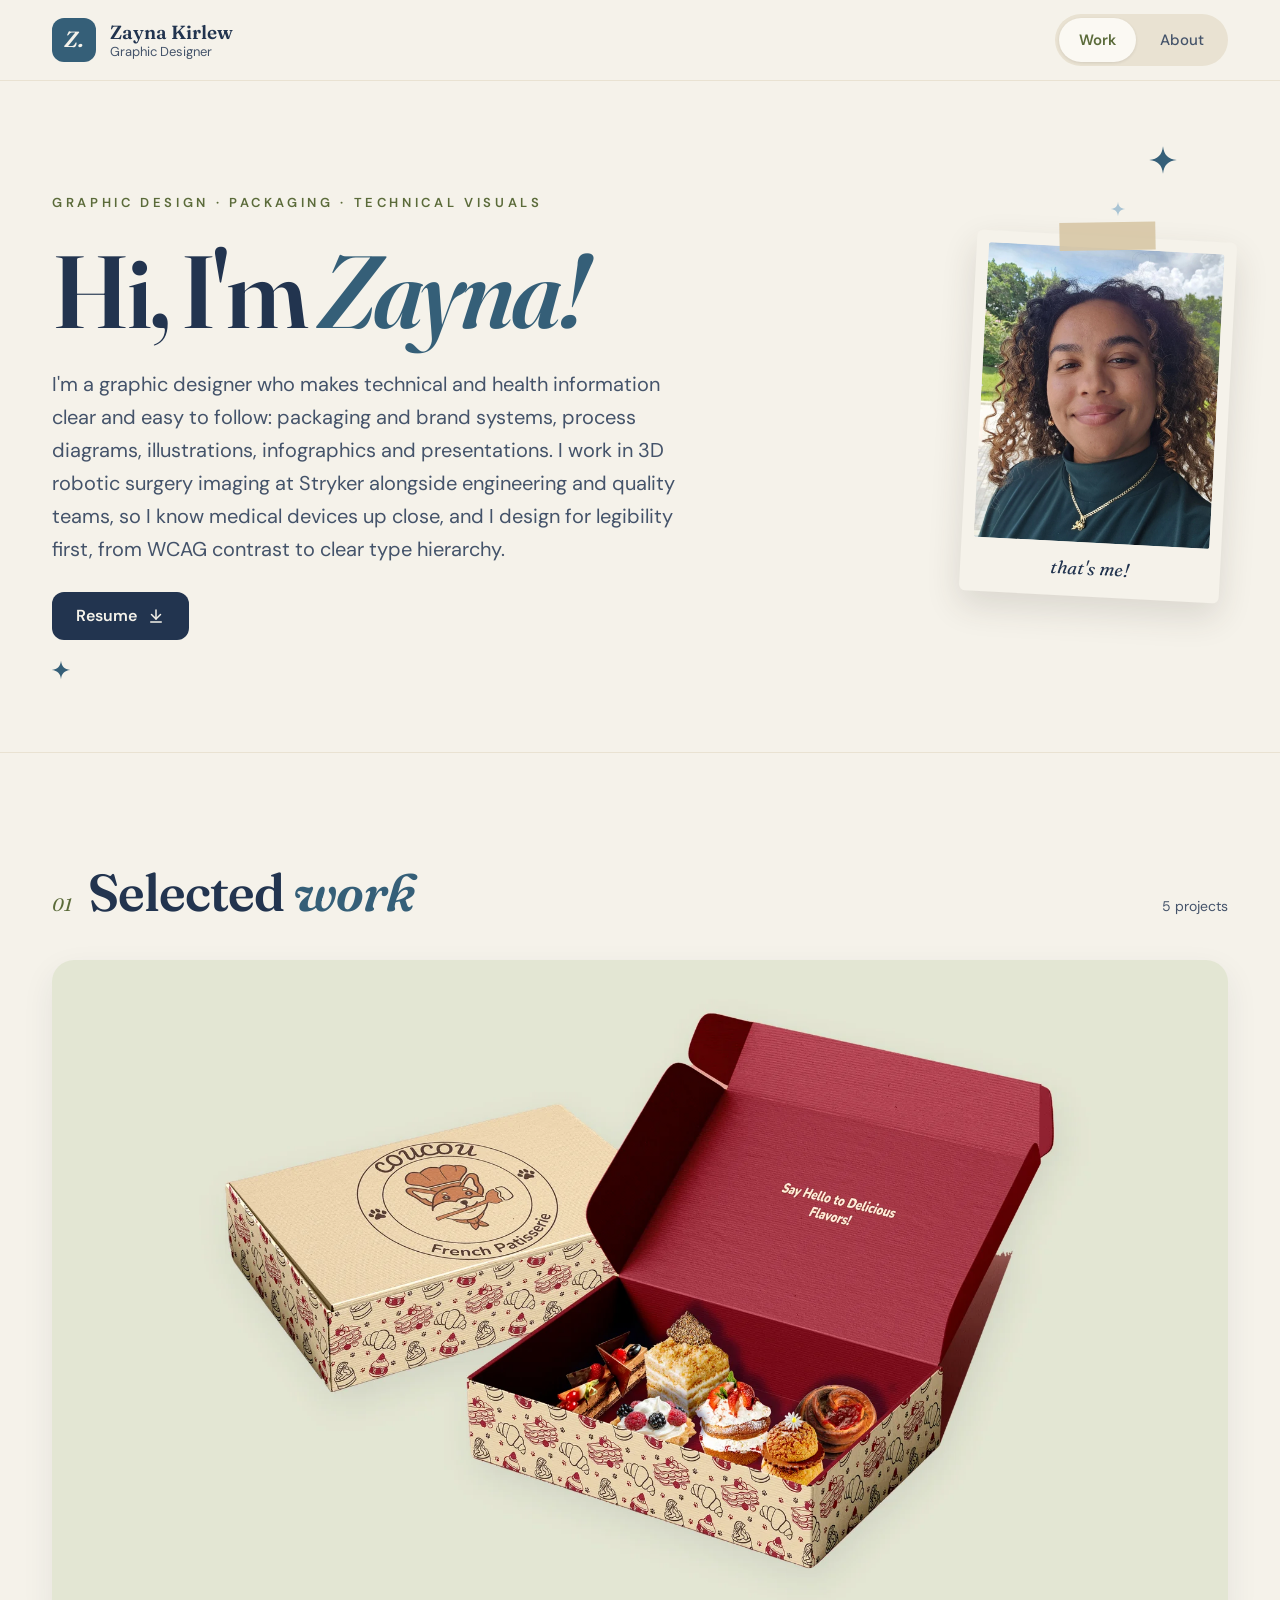
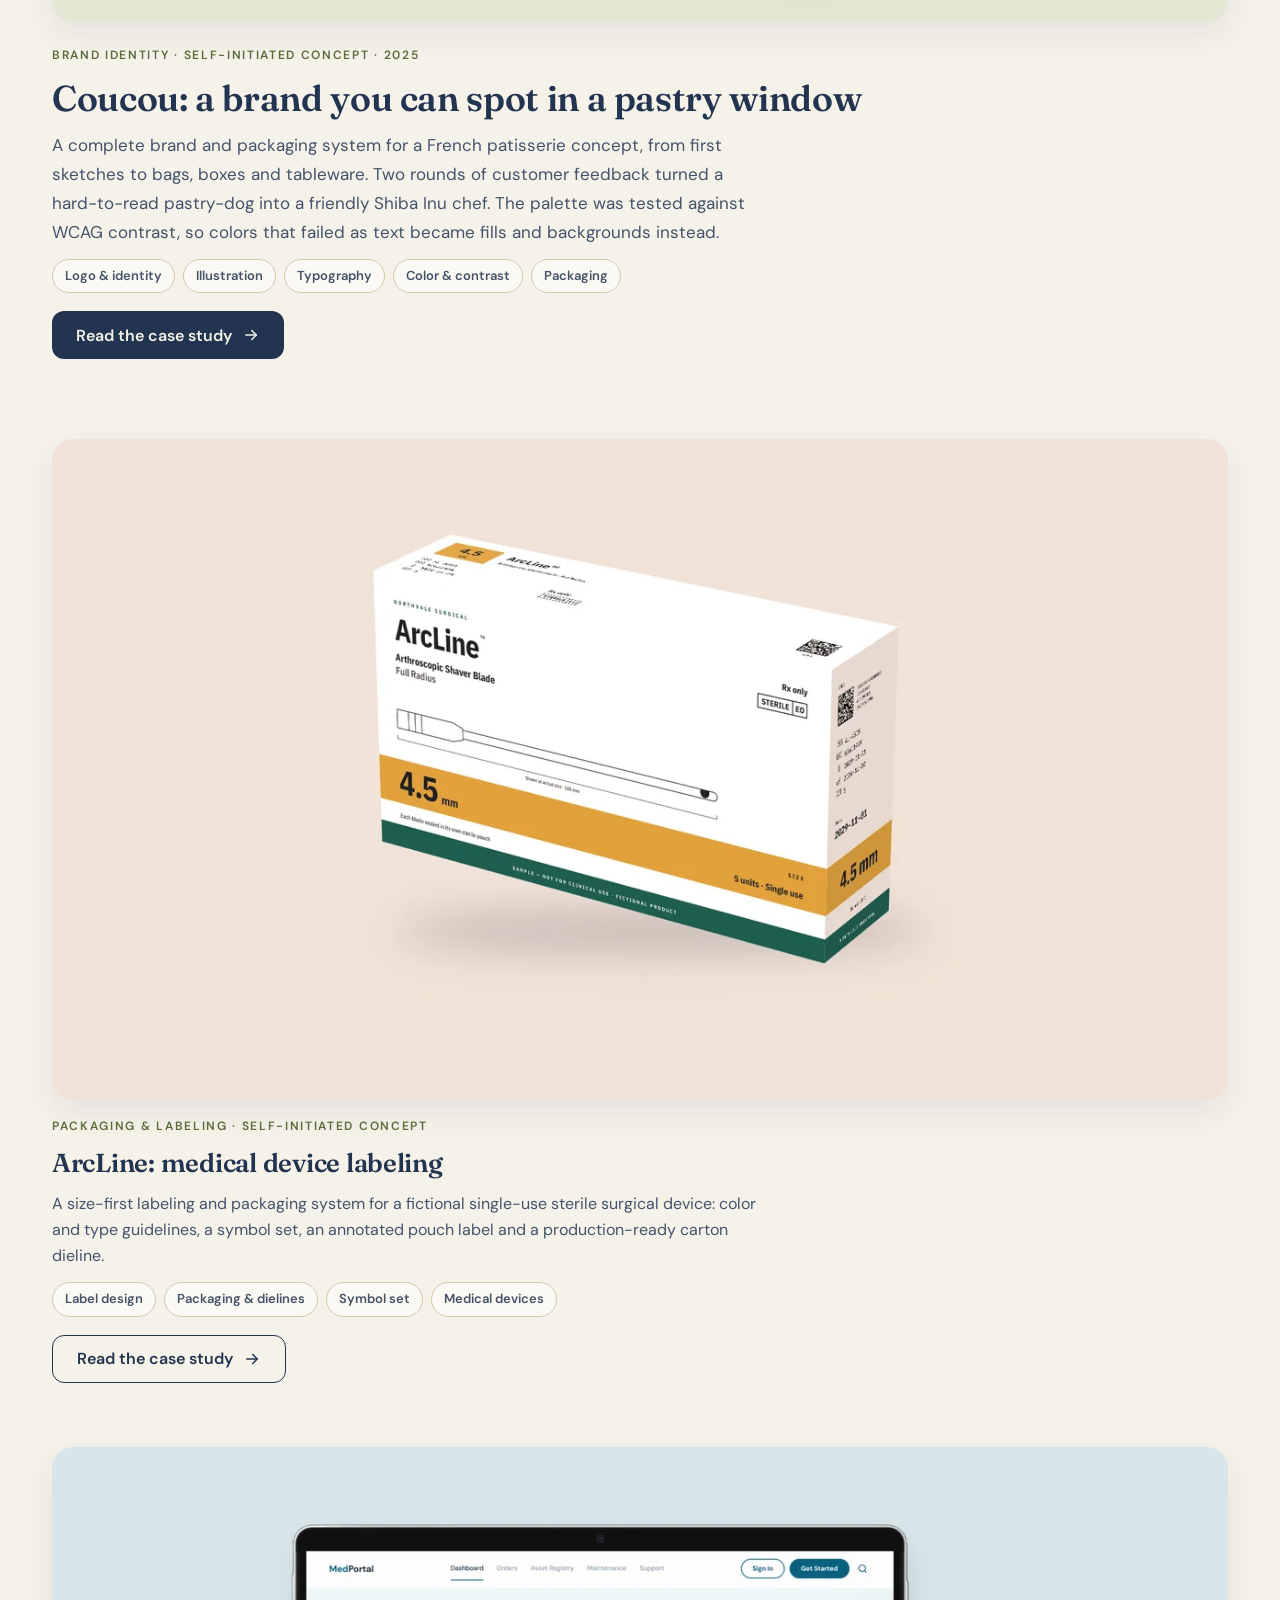
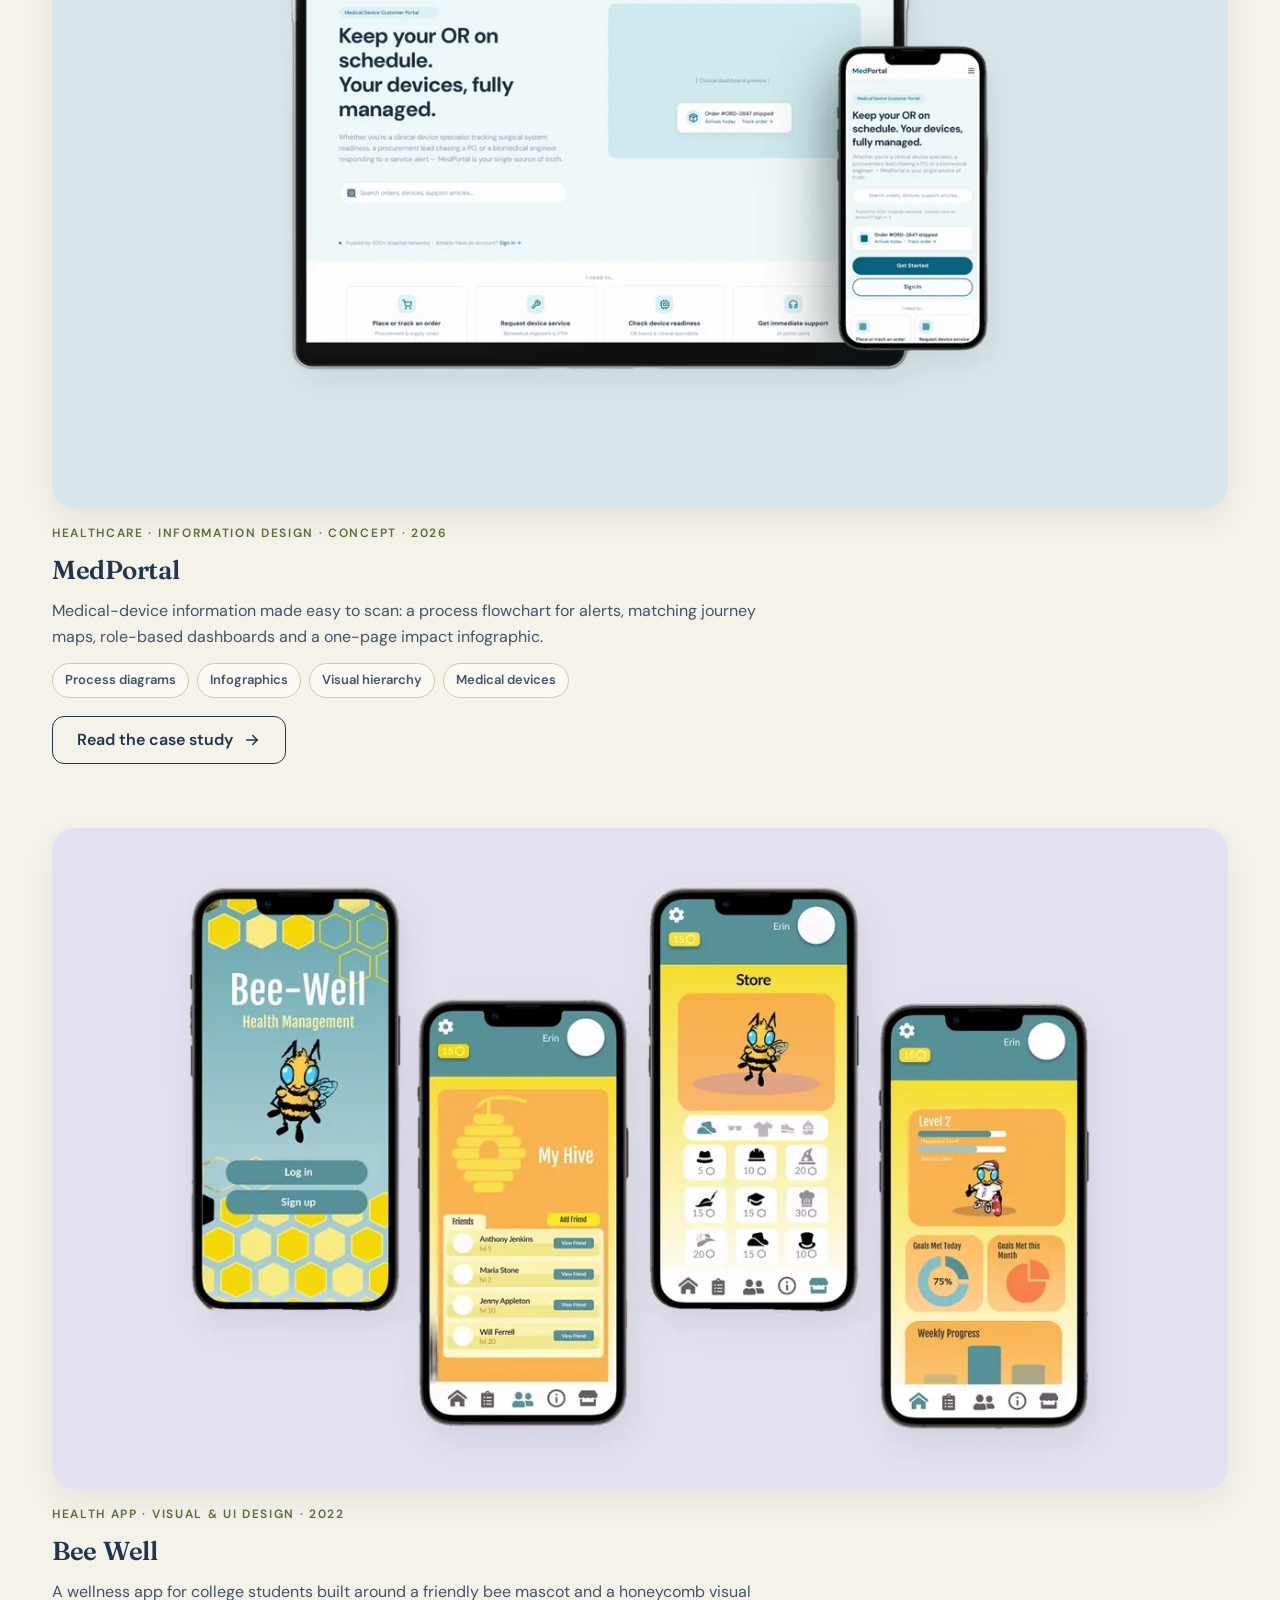
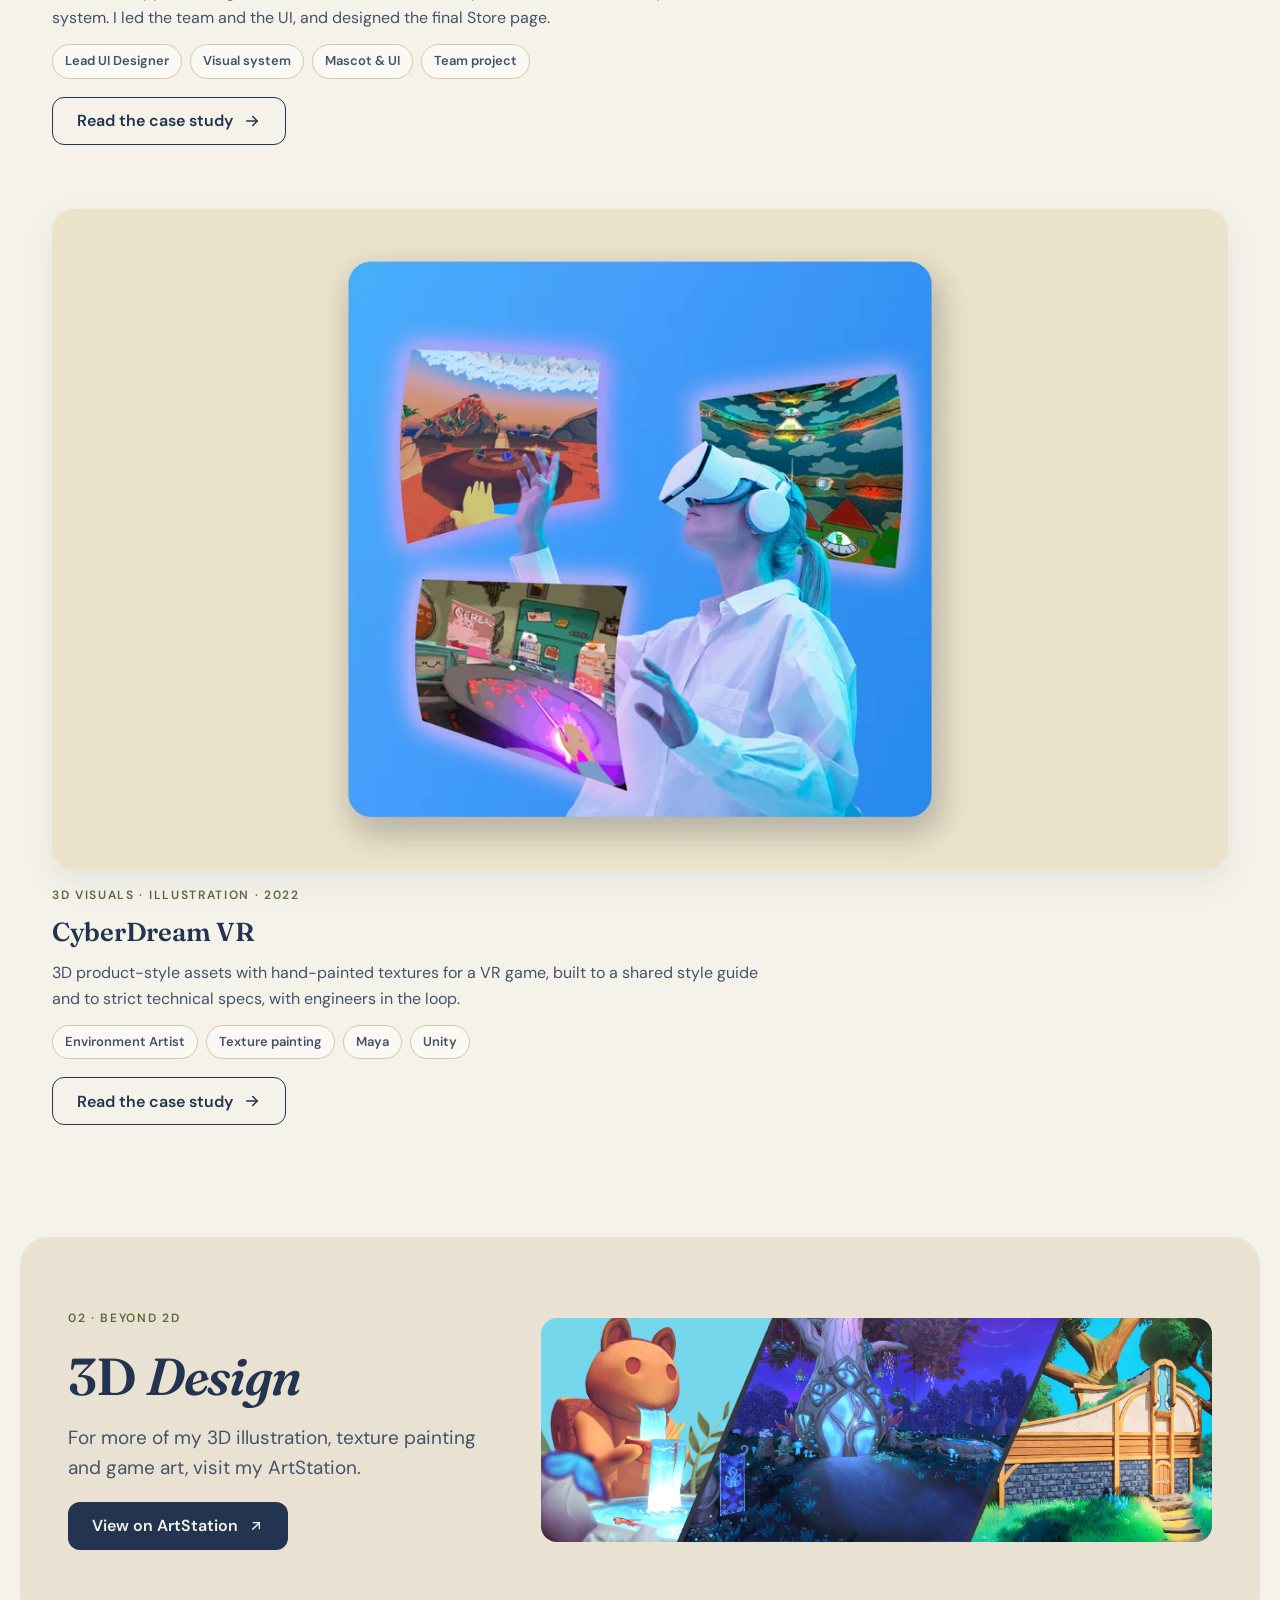
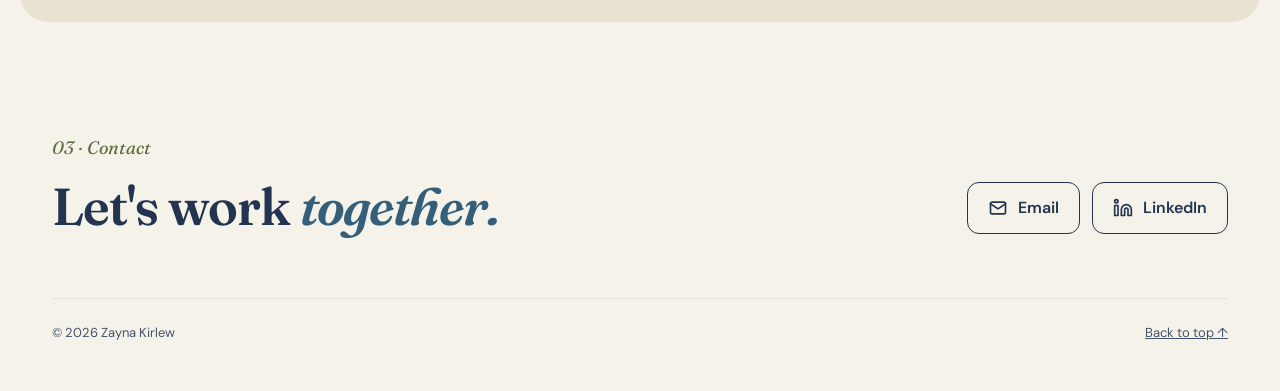
<file: index.html>
<!doctype html>
<html lang="en">
<head>
<meta charset="utf-8">
<meta name="viewport" content="width=device-width, initial-scale=1">
<title>Zayna Kirlew · Graphic Designer · Packaging &amp; Technical Visuals</title>
<meta name="description" content="Zayna Kirlew is a graphic designer in South Florida who makes technical and health information clear: packaging and brand systems, process diagrams, illustration, infographics and presentations.">
<meta property="og:title" content="Zayna Kirlew · Graphic Designer · Healthcare">
<meta property="og:description" content="Packaging, brand systems, technical visuals and accessible design for healthcare and medical devices.">
<meta property="og:type" content="website">
<meta property="og:url" content="https://zkirlew.github.io/design/index.html">
<meta property="og:image" content="https://zkirlew.github.io/design/assets/img/og.jpg">
<meta name="twitter:card" content="summary_large_image">
<link rel="icon" href="assets/img/favicon.svg" type="image/svg+xml">
<link rel="preconnect" href="https://fonts.googleapis.com">
<link rel="preconnect" href="https://fonts.gstatic.com" crossorigin>
<link href="https://fonts.googleapis.com/css2?family=Fraunces:ital,opsz,wght@0,9..144,500;0,9..144,600;1,9..144,500;1,9..144,600&family=DM+Sans:wght@400;500;600;700&display=swap" rel="stylesheet">
<link rel="stylesheet" href="assets/css/style.css?v=20261125b">
</head>
<body>
<a class="skip" href="#main">Skip to content</a>

<header class="site-header">
  <div class="wrap">
    <a class="brand" href="index.html" aria-label="Zayna Kirlew, home">
      <span class="brand-mark" aria-hidden="true">Z.</span>
      <span class="brand-text">
        <span class="brand-name">Zayna Kirlew</span>
        <span class="brand-role">Graphic Designer</span>
      </span>
    </a>
    <nav class="nav" aria-label="Main">
      <a href="index.html#work" aria-current="page">Work</a>
      <a href="about.html">About</a>
    </nav>
  </div>
</header>

<main id="main">

  <!-- ===== Hero ===== -->
  <section class="hero" aria-label="Introduction">
    <svg class="sparkle" aria-hidden="true" width="30" height="30" viewBox="0 0 24 24" style="right:8%;top:64px"><path d="M12 1C12.8 8 16 11.2 23 12C16 12.8 12.8 16 12 23C11.2 16 8 12.8 1 12C8 11.2 11.2 8 12 1Z" fill="#355F78"/></svg>
    <svg class="sparkle" aria-hidden="true" width="16" height="16" viewBox="0 0 24 24" style="right:12%;top:120px"><path d="M12 1C12.8 8 16 11.2 23 12C16 12.8 12.8 16 12 23C11.2 16 8 12.8 1 12C8 11.2 11.2 8 12 1Z" fill="#A9C4D4"/></svg>
    <svg class="sparkle" aria-hidden="true" width="20" height="20" viewBox="0 0 24 24" style="left:4%;bottom:72px"><path d="M12 1C12.8 8 16 11.2 23 12C16 12.8 12.8 16 12 23C11.2 16 8 12.8 1 12C8 11.2 11.2 8 12 1Z" fill="#355F78"/></svg>
    <div class="wrap">
      <div class="hero-text">
        <p class="kicker">Graphic Design · Packaging · Technical Visuals</p>
        <h1>Hi, I'm <span class="accent">Zayna!</span></h1>
        <p class="lead">I'm a graphic designer who makes technical and health information clear and easy to follow: packaging and brand systems, process diagrams, illustrations, infographics and presentations. I work in 3D robotic surgery imaging at Stryker alongside engineering and quality teams, so I know medical devices up close, and I design for legibility first, from WCAG contrast to clear type hierarchy.</p>
        <div>
          <a class="btn btn-primary" href="assets/Zayna-Kirlew-Resume.pdf?v=20261125c" target="_blank" rel="noopener">
            Resume
            <svg aria-hidden="true" width="18" height="18" viewBox="0 0 24 24" fill="none" stroke="currentColor" stroke-width="2" stroke-linecap="round" stroke-linejoin="round"><path d="M12 4v12"/><path d="M6 10l6 6 6-6"/><path d="M5 20h14"/></svg>
          </a>
        </div>
      </div>
      <figure class="photo">
        <img src="assets/img/zayna.webp" alt="Zayna Kirlew smiling, with curly hair and a green top" width="800" height="1000">
        <figcaption>that's me!</figcaption>
      </figure>
    </div>
  </section>

  <!-- ===== Work ===== -->
  <section id="work" class="section wrap" aria-labelledby="work-title">
    <div class="section-head">
      <div class="title">
        <span class="num">01</span>
        <h2 id="work-title">Selected <span class="accent">work</span></h2>
      </div>
      <span class="count">5 projects</span>
    </div>

    <div class="work">
      <article class="featured">
        <a class="card-media" href="projects/coucou.html" tabindex="-1" aria-hidden="true"><img src="assets/img/thumbs/coucou.webp" alt="" width="1920" height="1080"></a>
        <div class="featured-text">
          <span class="label">Brand identity · Self-initiated concept · 2025</span>
          <h3><a href="projects/coucou.html">Coucou: a brand you can spot in a pastry window</a></h3>
          <p>A complete brand and packaging system for a French patisserie concept, from first sketches to bags, boxes and tableware. Two rounds of customer feedback turned a hard-to-read pastry-dog into a friendly Shiba Inu chef. The palette was tested against WCAG contrast, so colors that failed as text became fills and backgrounds instead.</p>
          <ul class="tags" aria-label="Project tags"><li>Logo &amp; identity</li><li>Illustration</li><li>Typography</li><li>Color &amp; contrast</li><li>Packaging</li></ul>
          <a class="btn btn-primary btn-case" href="projects/coucou.html" aria-label="Read the Coucou case study">Read the case study <svg aria-hidden="true" width="18" height="18" viewBox="0 0 24 24" fill="none" stroke="currentColor" stroke-width="2" stroke-linecap="round" stroke-linejoin="round"><path d="M5 12h14"/><path d="M13 6l6 6-6 6"/></svg></a>
        </div>
      </article>

      <div class="card-grid">
        <article class="card-project">
          <a class="card-media" href="projects/arcline.html" tabindex="-1" aria-hidden="true"><img src="assets/img/thumbs/arcline-sm.webp?v=20261125d" alt="" width="1280" height="720" loading="lazy"></a>
          <span class="label">Packaging &amp; labeling · Self-initiated concept</span>
          <h3><a href="projects/arcline.html">ArcLine: medical device labeling</a></h3>
          <p>A size-first labeling and packaging system for a fictional single-use sterile surgical device: color and type guidelines, a symbol set, an annotated pouch label and a production-ready carton dieline.</p>
          <ul class="tags" aria-label="Project tags"><li>Label design</li><li>Packaging &amp; dielines</li><li>Symbol set</li><li>Medical devices</li></ul>
          <a class="btn btn-outline btn-case" href="projects/arcline.html" aria-label="Read the ArcLine case study">Read the case study <svg aria-hidden="true" width="18" height="18" viewBox="0 0 24 24" fill="none" stroke="currentColor" stroke-width="2" stroke-linecap="round" stroke-linejoin="round"><path d="M5 12h14"/><path d="M13 6l6 6-6 6"/></svg></a>
        </article>
        <article class="card-project">
          <a class="card-media" href="projects/medportal.html" tabindex="-1" aria-hidden="true"><img src="assets/img/thumbs/medportal-sm.webp" alt="" width="1280" height="720" loading="lazy"></a>
          <span class="label">Healthcare · Information design · Concept · 2026</span>
          <h3><a href="projects/medportal.html">MedPortal</a></h3>
          <p>Medical-device information made easy to scan: a process flowchart for alerts, matching journey maps, role-based dashboards and a one-page impact infographic.</p>
          <ul class="tags" aria-label="Project tags"><li>Process diagrams</li><li>Infographics</li><li>Visual hierarchy</li><li>Medical devices</li></ul>
          <a class="btn btn-outline btn-case" href="projects/medportal.html" aria-label="Read the MedPortal case study">Read the case study <svg aria-hidden="true" width="18" height="18" viewBox="0 0 24 24" fill="none" stroke="currentColor" stroke-width="2" stroke-linecap="round" stroke-linejoin="round"><path d="M5 12h14"/><path d="M13 6l6 6-6 6"/></svg></a>
        </article>
        <article class="card-project">
          <a class="card-media" href="projects/bee-well.html" tabindex="-1" aria-hidden="true"><img src="assets/img/thumbs/beewell-sm.webp?v=20261125d" alt="" width="1280" height="720" loading="lazy"></a>
          <span class="label">Health app · Visual &amp; UI design · 2022</span>
          <h3><a href="projects/bee-well.html">Bee Well</a></h3>
          <p>A wellness app for college students built around a friendly bee mascot and a honeycomb visual system. I led the team and the UI, and designed the final Store page.</p>
          <ul class="tags" aria-label="Project tags"><li>Lead UI Designer</li><li>Visual system</li><li>Mascot &amp; UI</li><li>Team project</li></ul>
          <a class="btn btn-outline btn-case" href="projects/bee-well.html" aria-label="Read the Bee Well case study">Read the case study <svg aria-hidden="true" width="18" height="18" viewBox="0 0 24 24" fill="none" stroke="currentColor" stroke-width="2" stroke-linecap="round" stroke-linejoin="round"><path d="M5 12h14"/><path d="M13 6l6 6-6 6"/></svg></a>
        </article>
        <article class="card-project">
          <a class="card-media" href="projects/cyberdream.html" tabindex="-1" aria-hidden="true"><img src="assets/img/thumbs/cyberdream-sm.webp" alt="" width="1280" height="720" loading="lazy"></a>
          <span class="label">3D visuals · Illustration · 2022</span>
          <h3><a href="projects/cyberdream.html">CyberDream VR</a></h3>
          <p>3D product-style assets with hand-painted textures for a VR game, built to a shared style guide and to strict technical specs, with engineers in the loop.</p>
          <ul class="tags" aria-label="Project tags"><li>Environment Artist</li><li>Texture painting</li><li>Maya</li><li>Unity</li></ul>
          <a class="btn btn-outline btn-case" href="projects/cyberdream.html" aria-label="Read the CyberDream VR case study">Read the case study <svg aria-hidden="true" width="18" height="18" viewBox="0 0 24 24" fill="none" stroke="currentColor" stroke-width="2" stroke-linecap="round" stroke-linejoin="round"><path d="M5 12h14"/><path d="M13 6l6 6-6 6"/></svg></a>
        </article>
      </div>
    </div>
  </section>

  <!-- ===== 3D band ===== -->
  <section id="more" class="band-outer" aria-labelledby="more-title">
    <div class="band">
      <div class="band-text">
        <span class="label">02 · Beyond 2D</span>
        <h2 id="more-title" class="h2">3D <em>Design</em></h2>
        <p>For more of my 3D illustration, texture painting and game art, visit my ArtStation.</p>
        <a class="btn btn-primary" href="https://zkirlew.artstation.com" target="_blank" rel="noopener" style="align-self:flex-start">
          View on ArtStation
          <svg aria-hidden="true" width="16" height="16" viewBox="0 0 24 24" fill="none" stroke="currentColor" stroke-width="2" stroke-linecap="round" stroke-linejoin="round"><path d="M7 17L17 7"/><path d="M8 7h9v9"/></svg>
        </a>
      </div>
      <a class="band-img" href="https://zkirlew.artstation.com" target="_blank" rel="noopener" aria-label="ArtStation portfolio">
        <img src="assets/img/covers/artstation.webp" alt="Three stylised 3D scenes: a squirrel fountain, a glowing forest tree and a timber cottage" width="1920" height="640" loading="lazy">
      </a>
    </div>
  </section>

</main>

<!-- ===== Footer / contact ===== -->
<footer id="contact" class="site-footer wrap">
  <div class="footer-top">
    <div style="display:flex;flex-direction:column;gap:16px">
      <span class="num">03 · Contact</span>
      <h2 class="h2">Let's work <span class="accent">together.</span></h2>
    </div>
    <div class="contact">
      <a class="btn btn-outline" href="mailto:zaynakirlew@gmail.com">
        <svg aria-hidden="true" width="20" height="20" viewBox="0 0 24 24" fill="none" stroke="currentColor" stroke-width="2" stroke-linecap="round" stroke-linejoin="round"><rect x="3" y="5" width="18" height="14" rx="2"/><path d="M3 7l9 6 9-6"/></svg>
        Email
      </a>
      <a class="btn btn-outline" href="https://www.linkedin.com/in/zkirlew/" target="_blank" rel="noopener">
        <svg aria-hidden="true" width="20" height="20" viewBox="0 0 24 24" fill="none" stroke="currentColor" stroke-width="2" stroke-linecap="round" stroke-linejoin="round"><path d="M16 8a6 6 0 0 1 6 6v7h-4v-7a2 2 0 0 0-4 0v7h-4v-7a6 6 0 0 1 6-6z"/><rect x="2" y="9" width="4" height="12"/><circle cx="4" cy="4" r="2"/></svg>
        LinkedIn
      </a>
    </div>
  </div>
  <div class="footer-bottom">
    <span>© <span data-year>2026</span> Zayna Kirlew</span>
    <a href="#main">Back to top ↑</a>
  </div>
</footer>

<script src="assets/js/main.js?v=20261125b"></script>
</body>
</html>
</file>
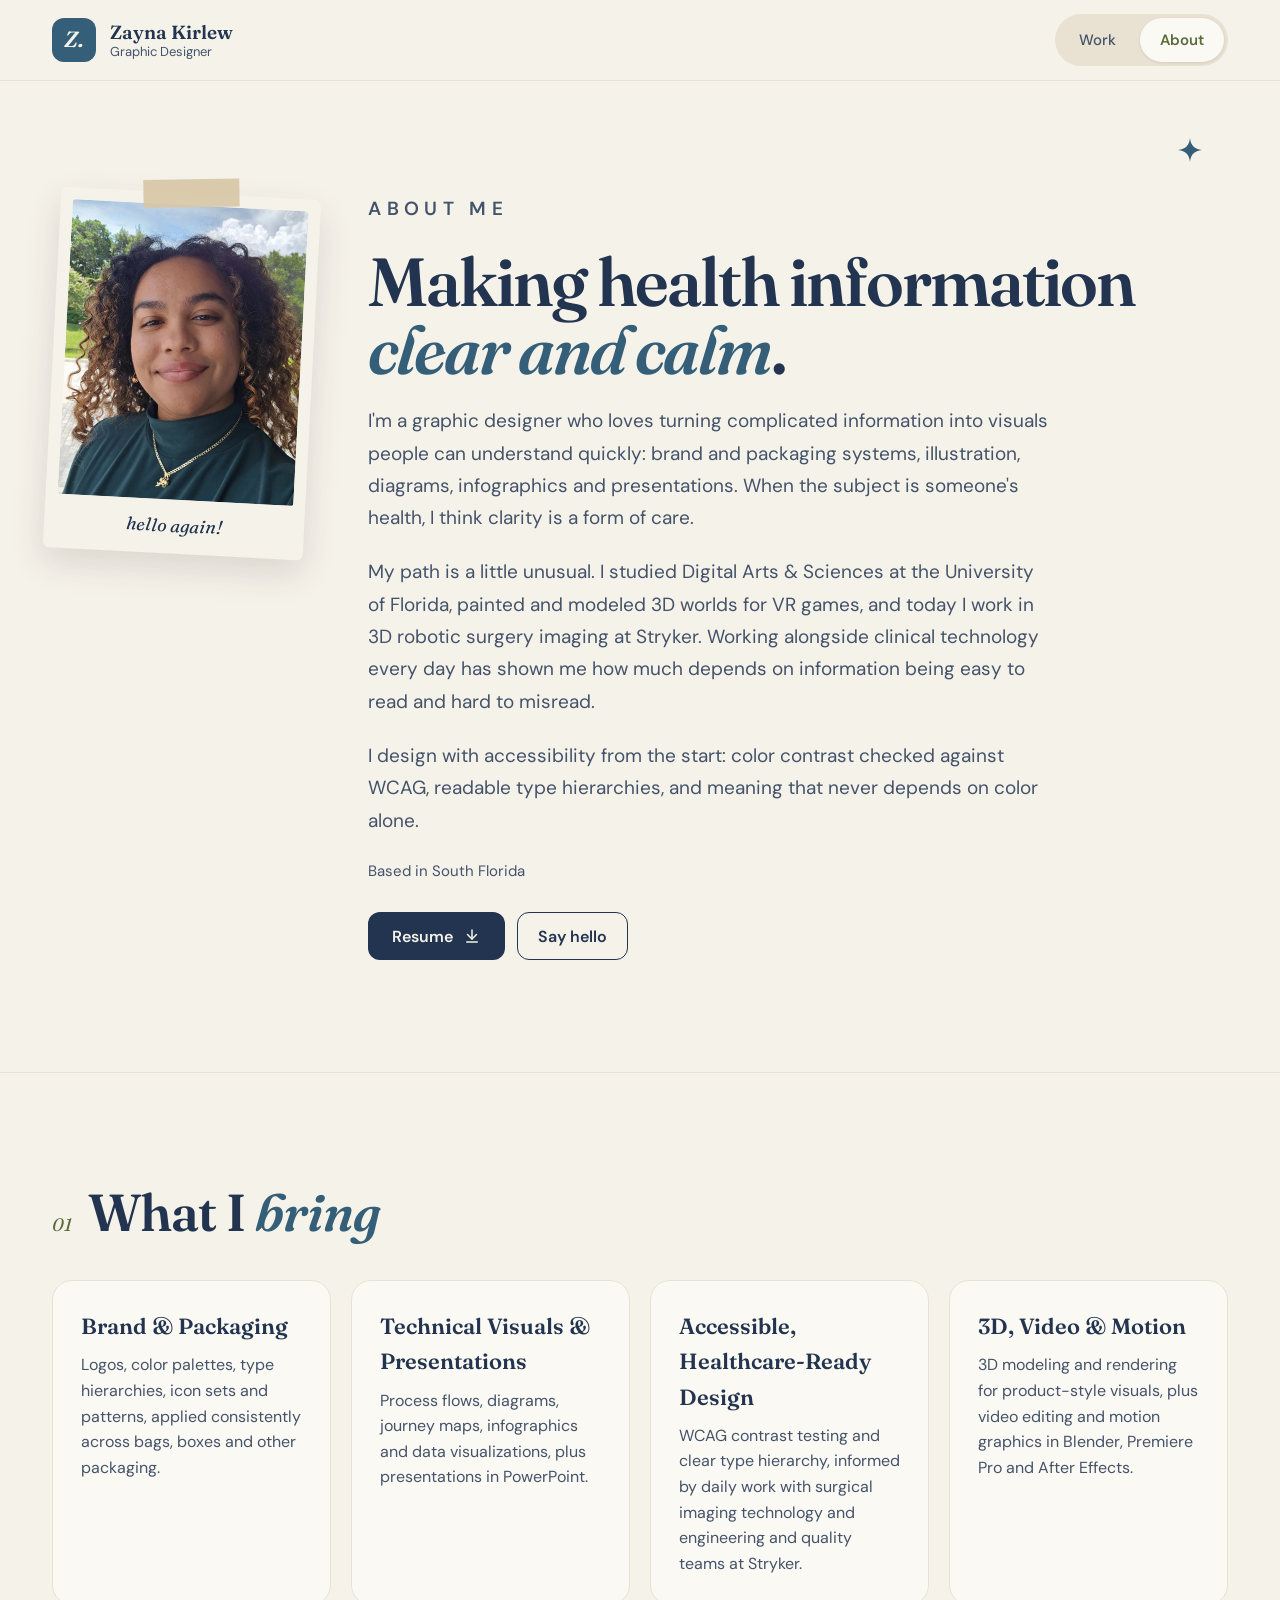
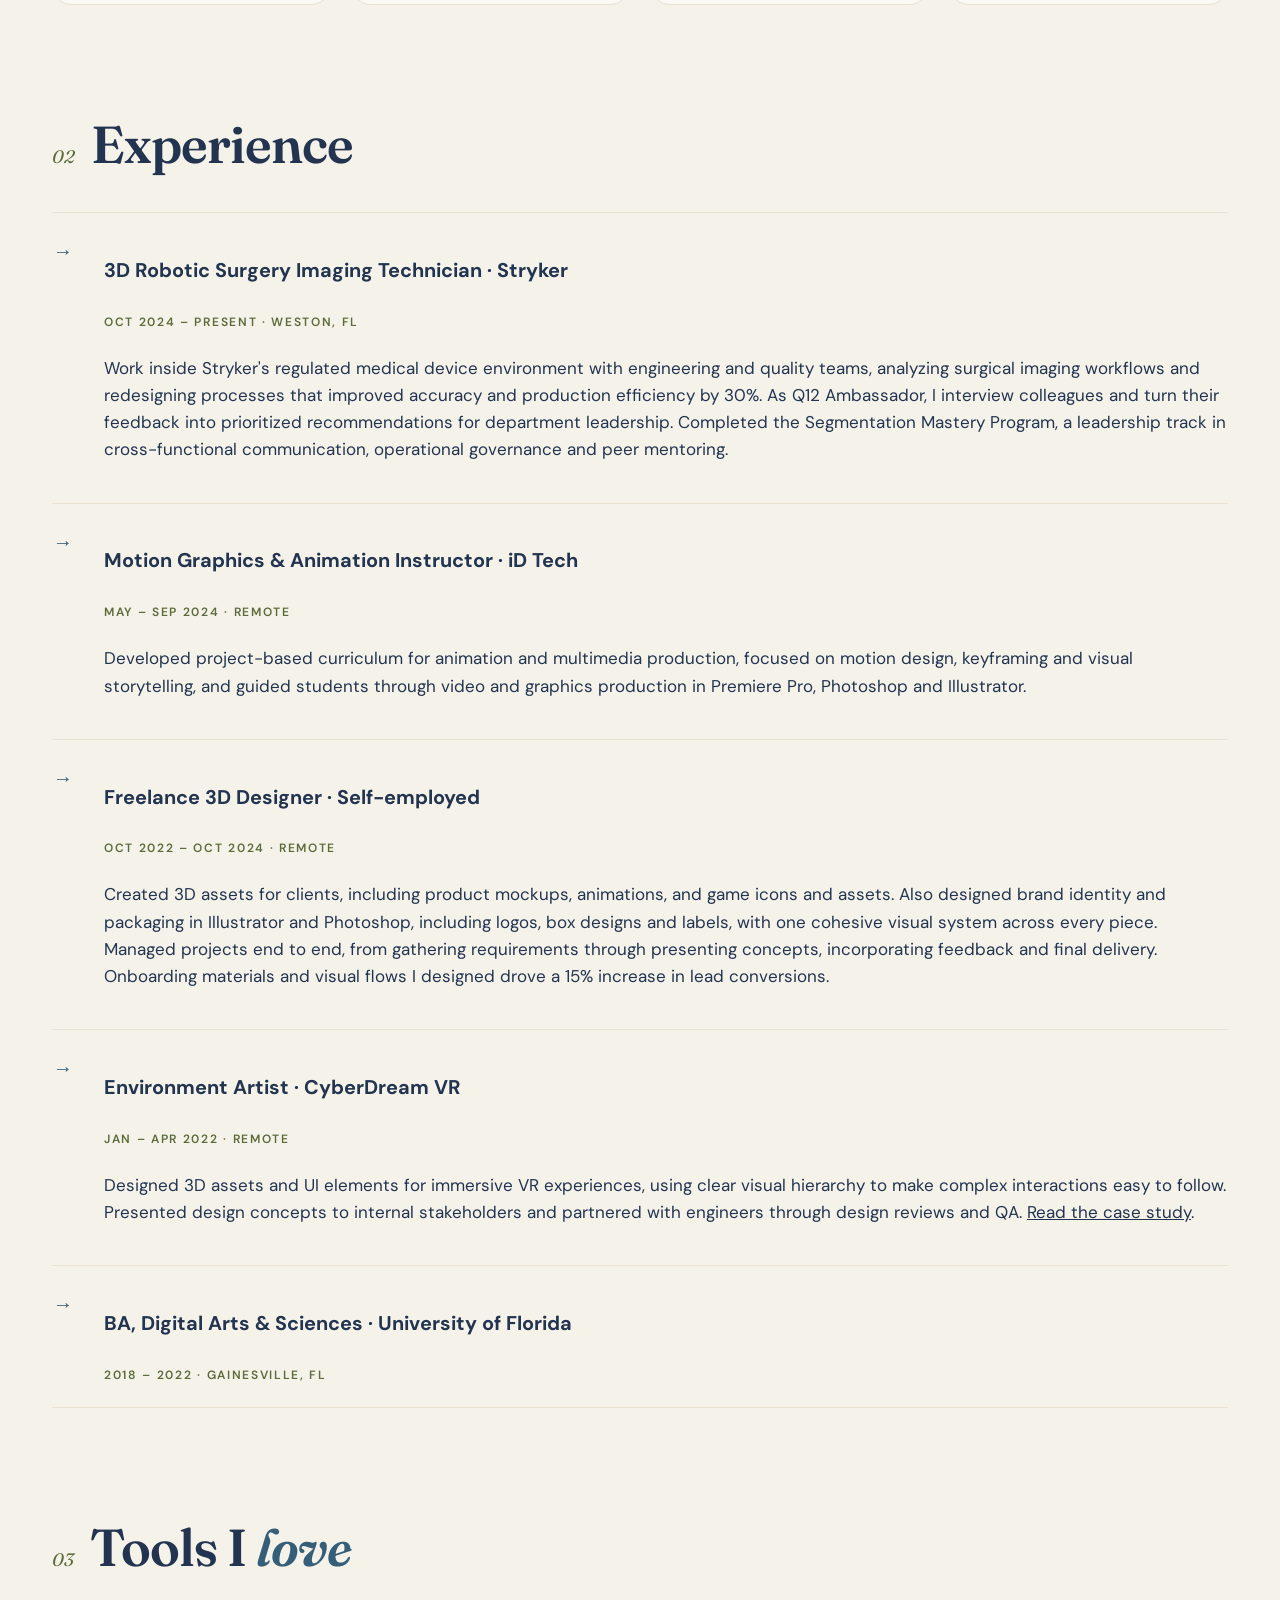
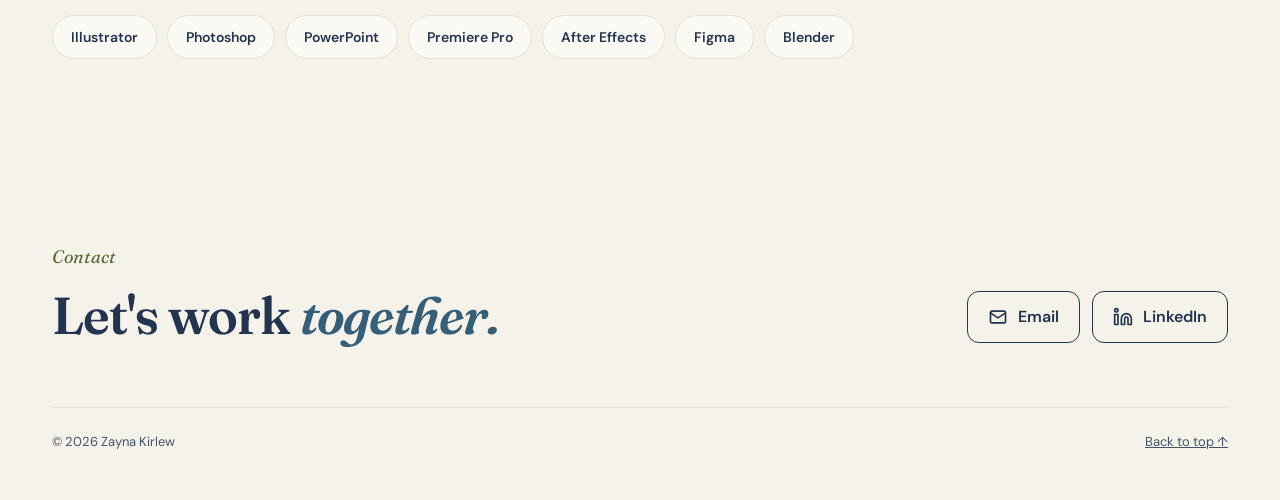
<file: about.html>
<!doctype html>
<html lang="en">
<head>
<meta charset="utf-8">
<meta name="viewport" content="width=device-width, initial-scale=1">
<title>About · Zayna Kirlew</title>
<meta name="description" content="About Zayna Kirlew, a graphic designer in South Florida focused on clear, accessible visual communication for healthcare.">
<meta property="og:url" content="https://zkirlew.github.io/design/about.html">
<meta property="og:image" content="https://zkirlew.github.io/design/assets/img/og.jpg">
<link rel="icon" href="assets/img/favicon.svg" type="image/svg+xml">
<link rel="preconnect" href="https://fonts.googleapis.com">
<link rel="preconnect" href="https://fonts.gstatic.com" crossorigin>
<link href="https://fonts.googleapis.com/css2?family=Fraunces:ital,opsz,wght@0,9..144,500;0,9..144,600;1,9..144,500;1,9..144,600&family=DM+Sans:wght@400;500;600;700&display=swap" rel="stylesheet">
<link rel="stylesheet" href="assets/css/style.css?v=20261125b">
</head>
<body>
<a class="skip" href="#main">Skip to content</a>

<header class="site-header">
  <div class="wrap">
    <a class="brand" href="index.html" aria-label="Zayna Kirlew, home">
      <span class="brand-mark" aria-hidden="true">Z.</span>
      <span class="brand-text">
        <span class="brand-name">Zayna Kirlew</span>
        <span class="brand-role">Graphic Designer</span>
      </span>
    </a>
    <nav class="nav" aria-label="Main">
      <a href="index.html#work">Work</a>
      <a href="about.html" aria-current="page">About</a>
    </nav>
  </div>
</header>

<main id="main">
  <section class="hero" aria-labelledby="about-title">
    <svg class="sparkle" aria-hidden="true" width="26" height="26" viewBox="0 0 24 24" style="right:6%;top:56px"><path d="M12 1C12.8 8 16 11.2 23 12C16 12.8 12.8 16 12 23C11.2 16 8 12.8 1 12C8 11.2 11.2 8 12 1Z" fill="#355F78"/></svg>
    <div class="wrap">
      <div class="about-grid" style="width:100%">
        <figure class="photo">
          <img src="assets/img/zayna.webp" alt="Portrait of Zayna Kirlew" width="800" height="1000">
          <figcaption>hello again!</figcaption>
        </figure>
        <div class="about-body">
          <p class="kicker">About me</p>
          <h1 id="about-title" class="h2" style="font-size:clamp(40px,5.5vw,68px)">Making health information <span class="accent">clear and calm</span>.</h1>
          <p>I'm a graphic designer who loves turning complicated information into visuals people can understand quickly: brand and packaging systems, illustration, diagrams, infographics and presentations. When the subject is someone's health, I think clarity is a form of care.</p>
          <p>My path is a little unusual. I studied Digital Arts &amp; Sciences at the University of Florida, painted and modeled 3D worlds for VR games, and today I work in 3D robotic surgery imaging at Stryker. Working alongside clinical technology every day has shown me how much depends on information being easy to read and hard to misread.</p>
          <p>I design with accessibility from the start: color contrast checked against WCAG, readable type hierarchies, and meaning that never depends on color alone.</p>
          <p class="note" style="font-size:15px">Based in South Florida</p>
          <div style="display:flex;flex-wrap:wrap;gap:12px;padding-top:6px">
            <a class="btn btn-primary" href="assets/Zayna-Kirlew-Resume.pdf?v=20261125c" target="_blank" rel="noopener">
              Resume
              <svg aria-hidden="true" width="18" height="18" viewBox="0 0 24 24" fill="none" stroke="currentColor" stroke-width="2" stroke-linecap="round" stroke-linejoin="round"><path d="M12 4v12"/><path d="M6 10l6 6 6-6"/><path d="M5 20h14"/></svg>
            </a>
            <a class="btn btn-outline" href="mailto:zaynakirlew@gmail.com" style="min-height:48px">Say hello</a>
          </div>
        </div>
      </div>
    </div>
  </section>

  <section class="section wrap" aria-labelledby="bring-title">
    <div class="section-head">
      <div class="title">
        <span class="num">01</span>
        <h2 id="bring-title">What I <span class="accent">bring</span></h2>
      </div>
    </div>
    <div class="cards">
      <div class="card">
        <h3>Brand &amp; Packaging</h3>
        <p>Logos, color palettes, type hierarchies, icon sets and patterns, applied consistently across bags, boxes and other packaging.</p>
      </div>
      <div class="card">
        <h3>Technical Visuals &amp; Presentations</h3>
        <p>Process flows, diagrams, journey maps, infographics and data visualizations, plus presentations in PowerPoint.</p>
      </div>
      <div class="card">
        <h3>Accessible, Healthcare-Ready Design</h3>
        <p>WCAG contrast testing and clear type hierarchy, informed by daily work with surgical imaging technology and engineering and quality teams at Stryker.</p>
      </div>
      <div class="card">
        <h3>3D, Video &amp; Motion</h3>
        <p>3D modeling and rendering for product-style visuals, plus video editing and motion graphics in Blender, Premiere Pro and After Effects.</p>
      </div>
    </div>
  </section>

  <section class="wrap" style="padding-bottom:clamp(72px,9vw,112px)" aria-labelledby="exp-title">
    <div class="section-head">
      <div class="title">
        <span class="num">02</span>
        <h2 id="exp-title">Experience</h2>
      </div>
    </div>
    <div class="points">
      <div class="point"><span class="n">→</span><div><h3>3D Robotic Surgery Imaging Technician · Stryker</h3><span class="label">Oct 2024 – Present · Weston, FL</span><p>Work inside Stryker's regulated medical device environment with engineering and quality teams, analyzing surgical imaging workflows and redesigning processes that improved accuracy and production efficiency by 30%. As Q12 Ambassador, I interview colleagues and turn their feedback into prioritized recommendations for department leadership. Completed the Segmentation Mastery Program, a leadership track in cross-functional communication, operational governance and peer mentoring.</p></div></div>
      <div class="point"><span class="n">→</span><div><h3>Motion Graphics &amp; Animation Instructor · iD Tech</h3><span class="label">May – Sep 2024 · Remote</span><p>Developed project-based curriculum for animation and multimedia production, focused on motion design, keyframing and visual storytelling, and guided students through video and graphics production in Premiere Pro, Photoshop and Illustrator.</p></div></div>
      <div class="point"><span class="n">→</span><div><h3>Freelance 3D Designer · Self-employed</h3><span class="label">Oct 2022 – Oct 2024 · Remote</span><p>Created 3D assets for clients, including product mockups, animations, and game icons and assets. Also designed brand identity and packaging in Illustrator and Photoshop, including logos, box designs and labels, with one cohesive visual system across every piece. Managed projects end to end, from gathering requirements through presenting concepts, incorporating feedback and final delivery. Onboarding materials and visual flows I designed drove a 15% increase in lead conversions.</p></div></div>
      <div class="point"><span class="n">→</span><div><h3>Environment Artist · CyberDream VR</h3><span class="label">Jan – Apr 2022 · Remote</span><p>Designed 3D assets and UI elements for immersive VR experiences, using clear visual hierarchy to make complex interactions easy to follow. Presented design concepts to internal stakeholders and partnered with engineers through design reviews and QA. <a href="projects/cyberdream.html">Read the case study</a>.</p></div></div>
      <div class="point"><span class="n">→</span><div><h3>BA, Digital Arts &amp; Sciences · University of Florida</h3><span class="label">2018 – 2022 · Gainesville, FL</span></div></div>
    </div>
  </section>

  <section class="wrap" style="padding-bottom:clamp(40px,6vw,72px)" aria-labelledby="tools-title">
    <div class="section-head">
      <div class="title">
        <span class="num">03</span>
        <h2 id="tools-title">Tools I <span class="accent">love</span></h2>
      </div>
    </div>
    <div class="pills">
      <span class="pill">Illustrator</span>
      <span class="pill">Photoshop</span>
      <span class="pill">PowerPoint</span>
      <span class="pill">Premiere Pro</span>
      <span class="pill">After Effects</span>
      <span class="pill">Figma</span>
      <span class="pill">Blender</span>
    </div>
  </section>
</main>

<footer id="contact" class="site-footer wrap">
  <div class="footer-top">
    <div style="display:flex;flex-direction:column;gap:16px">
      <span class="num">Contact</span>
      <h2 class="h2">Let's work <span class="accent">together.</span></h2>
    </div>
    <div class="contact">
      <a class="btn btn-outline" href="mailto:zaynakirlew@gmail.com">
        <svg aria-hidden="true" width="20" height="20" viewBox="0 0 24 24" fill="none" stroke="currentColor" stroke-width="2" stroke-linecap="round" stroke-linejoin="round"><rect x="3" y="5" width="18" height="14" rx="2"/><path d="M3 7l9 6 9-6"/></svg>
        Email
      </a>
      <a class="btn btn-outline" href="https://www.linkedin.com/in/zkirlew/" target="_blank" rel="noopener">
        <svg aria-hidden="true" width="20" height="20" viewBox="0 0 24 24" fill="none" stroke="currentColor" stroke-width="2" stroke-linecap="round" stroke-linejoin="round"><path d="M16 8a6 6 0 0 1 6 6v7h-4v-7a2 2 0 0 0-4 0v7h-4v-7a6 6 0 0 1 6-6z"/><rect x="2" y="9" width="4" height="12"/><circle cx="4" cy="4" r="2"/></svg>
        LinkedIn
      </a>
    </div>
  </div>
  <div class="footer-bottom">
    <span>© <span data-year>2026</span> Zayna Kirlew</span>
    <a href="#main">Back to top ↑</a>
  </div>
</footer>

<script src="assets/js/main.js?v=20261125b"></script>
</body>
</html>
</file>
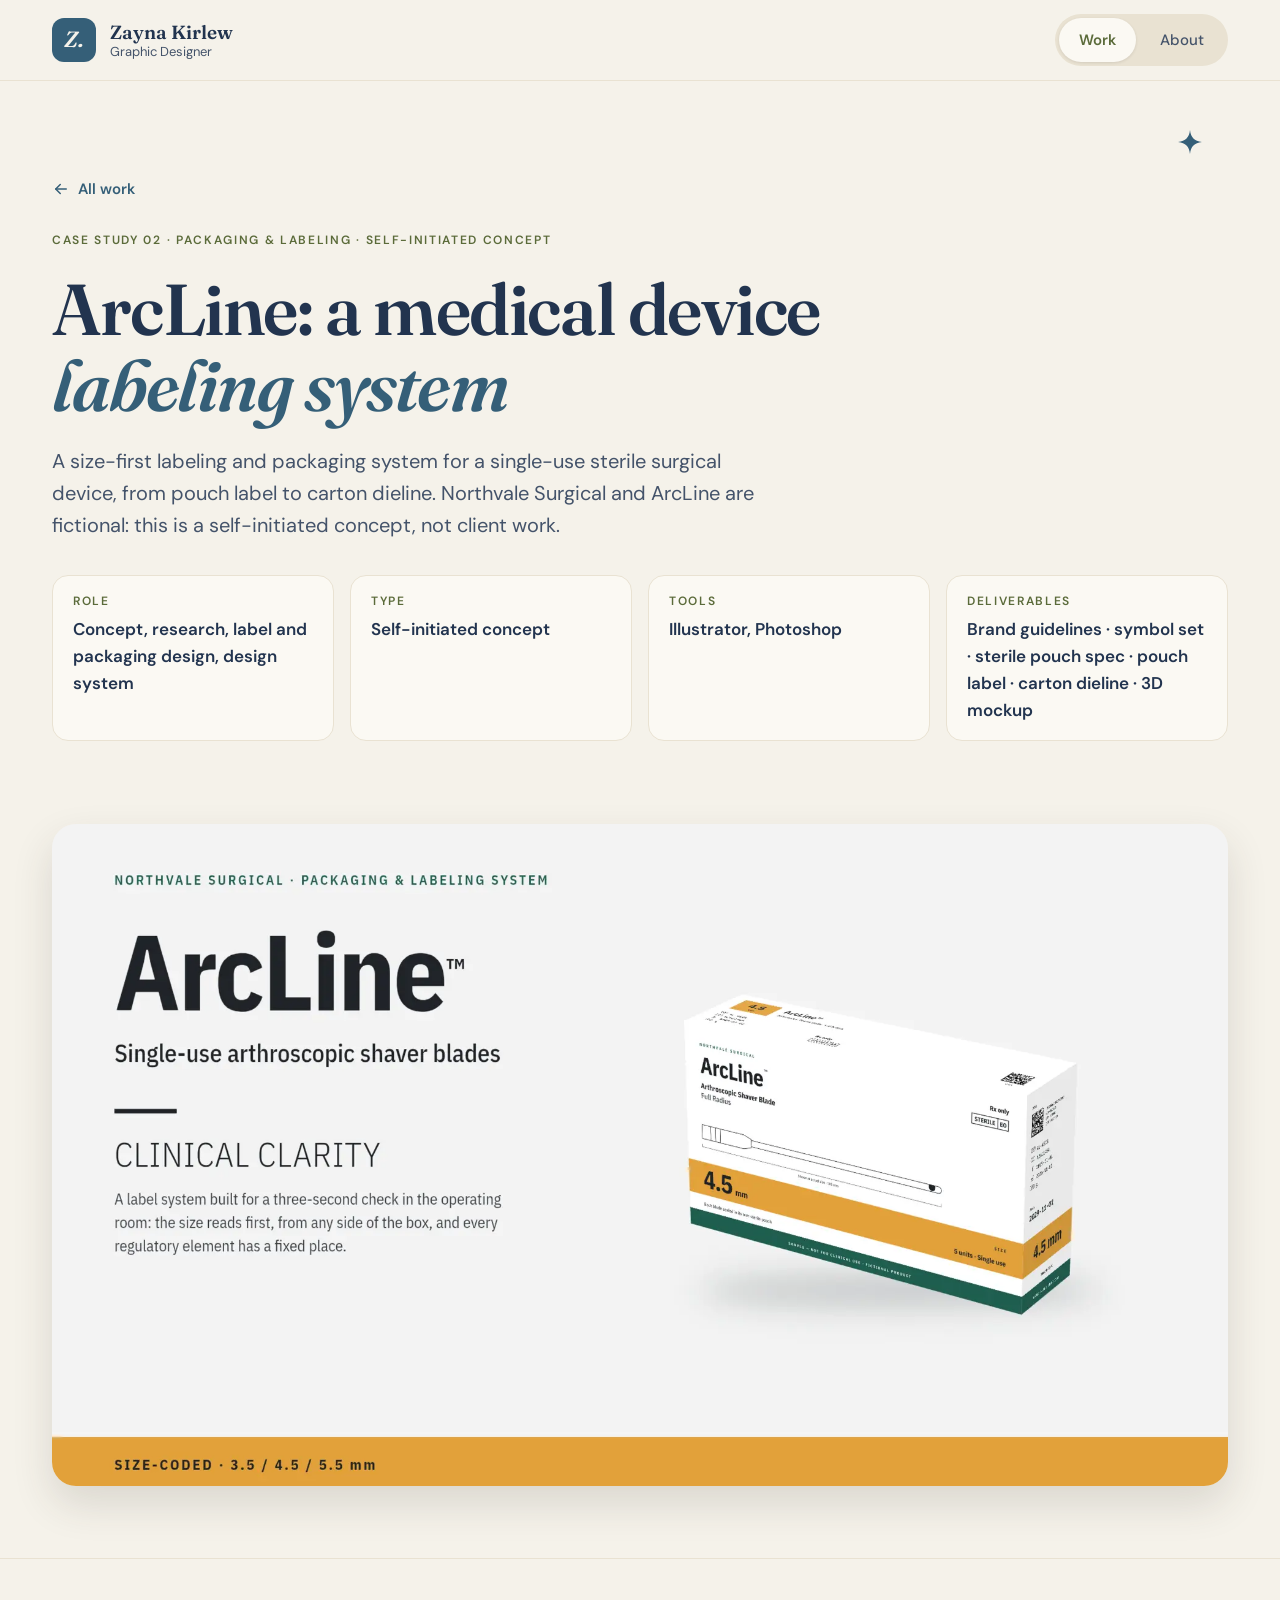
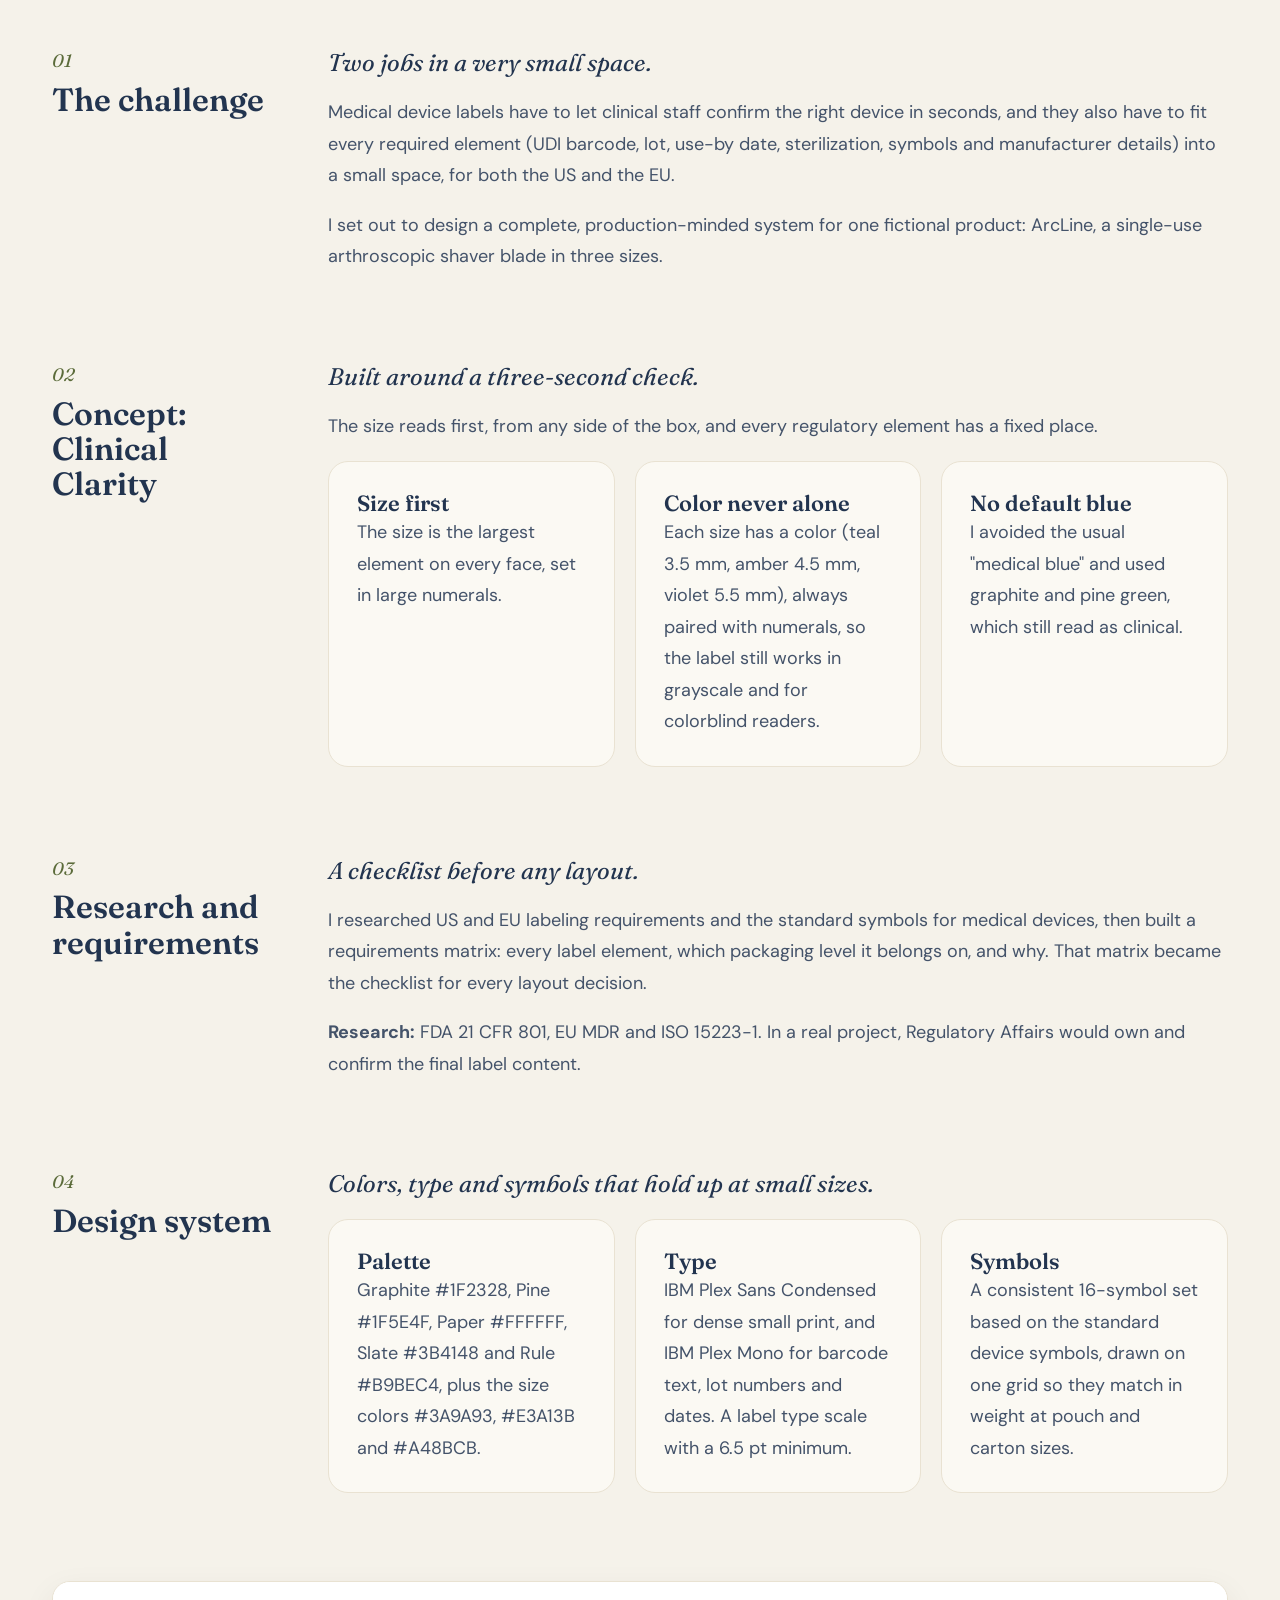
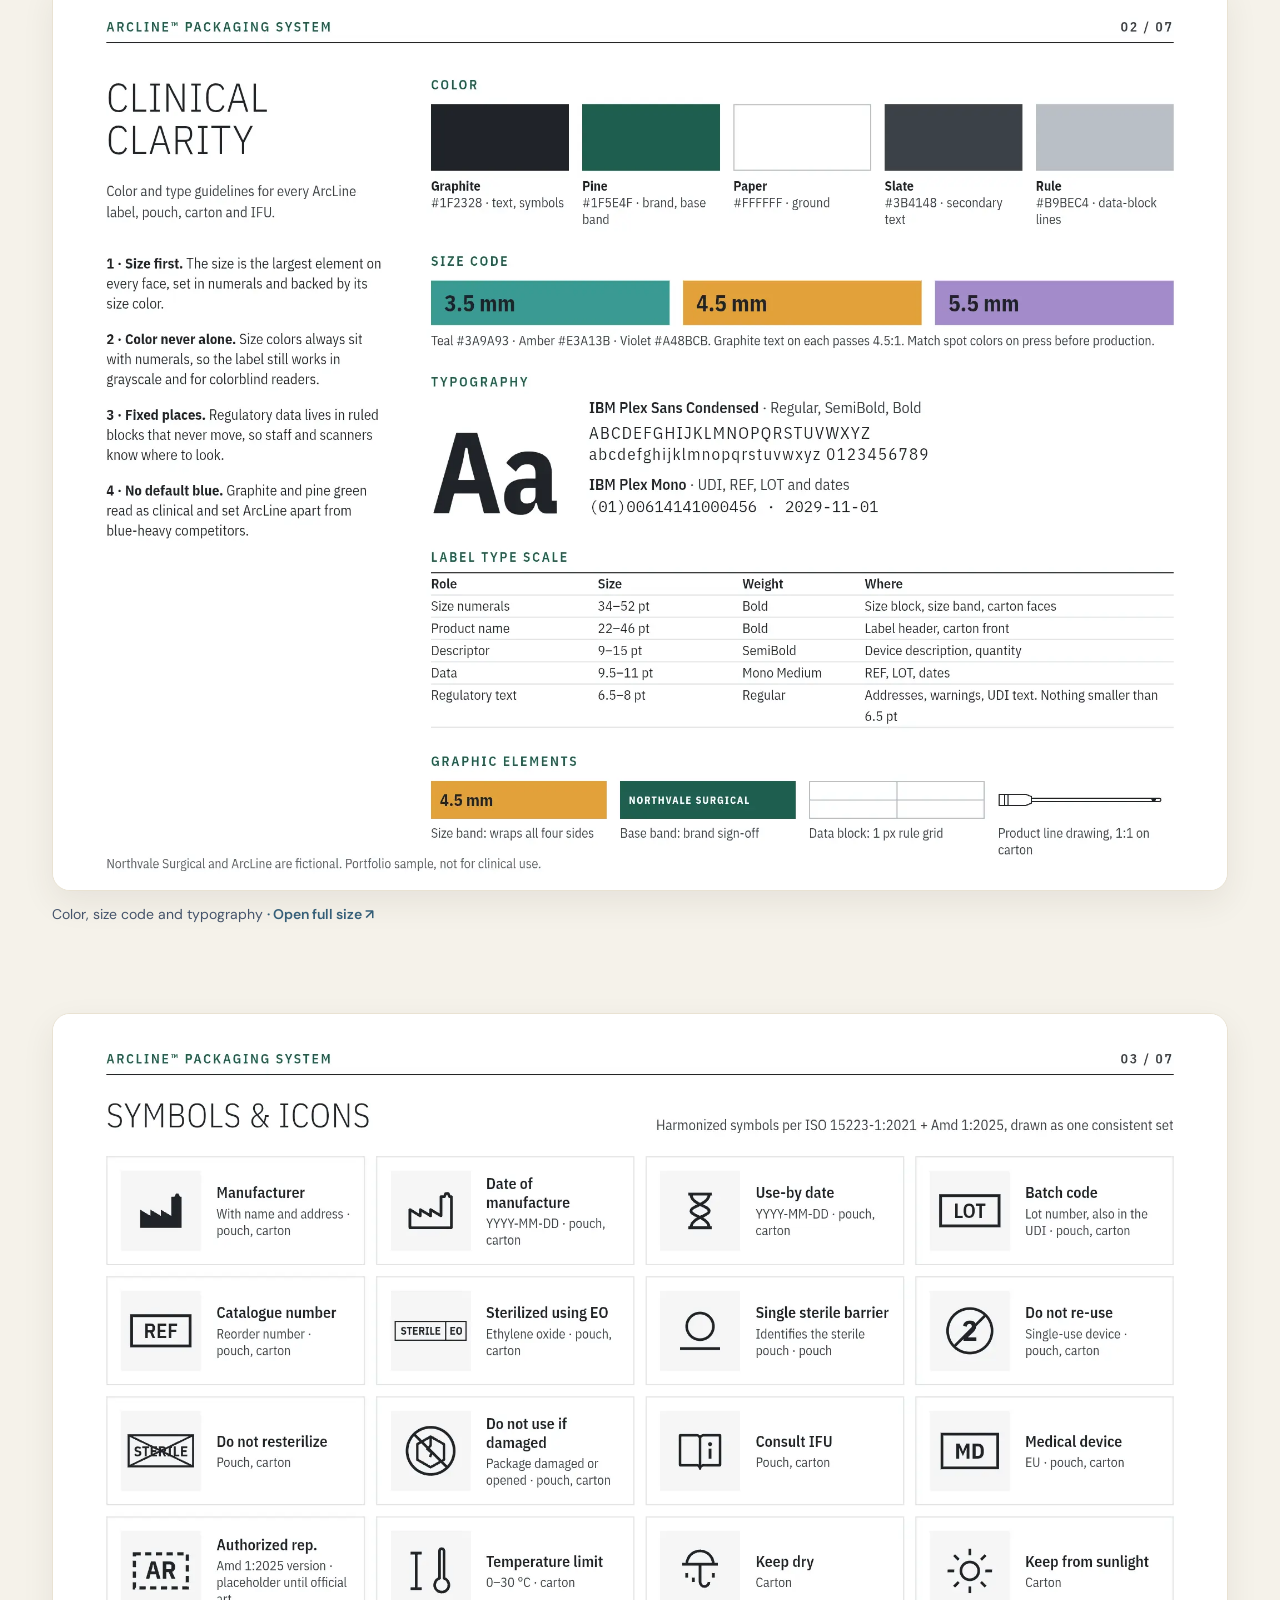
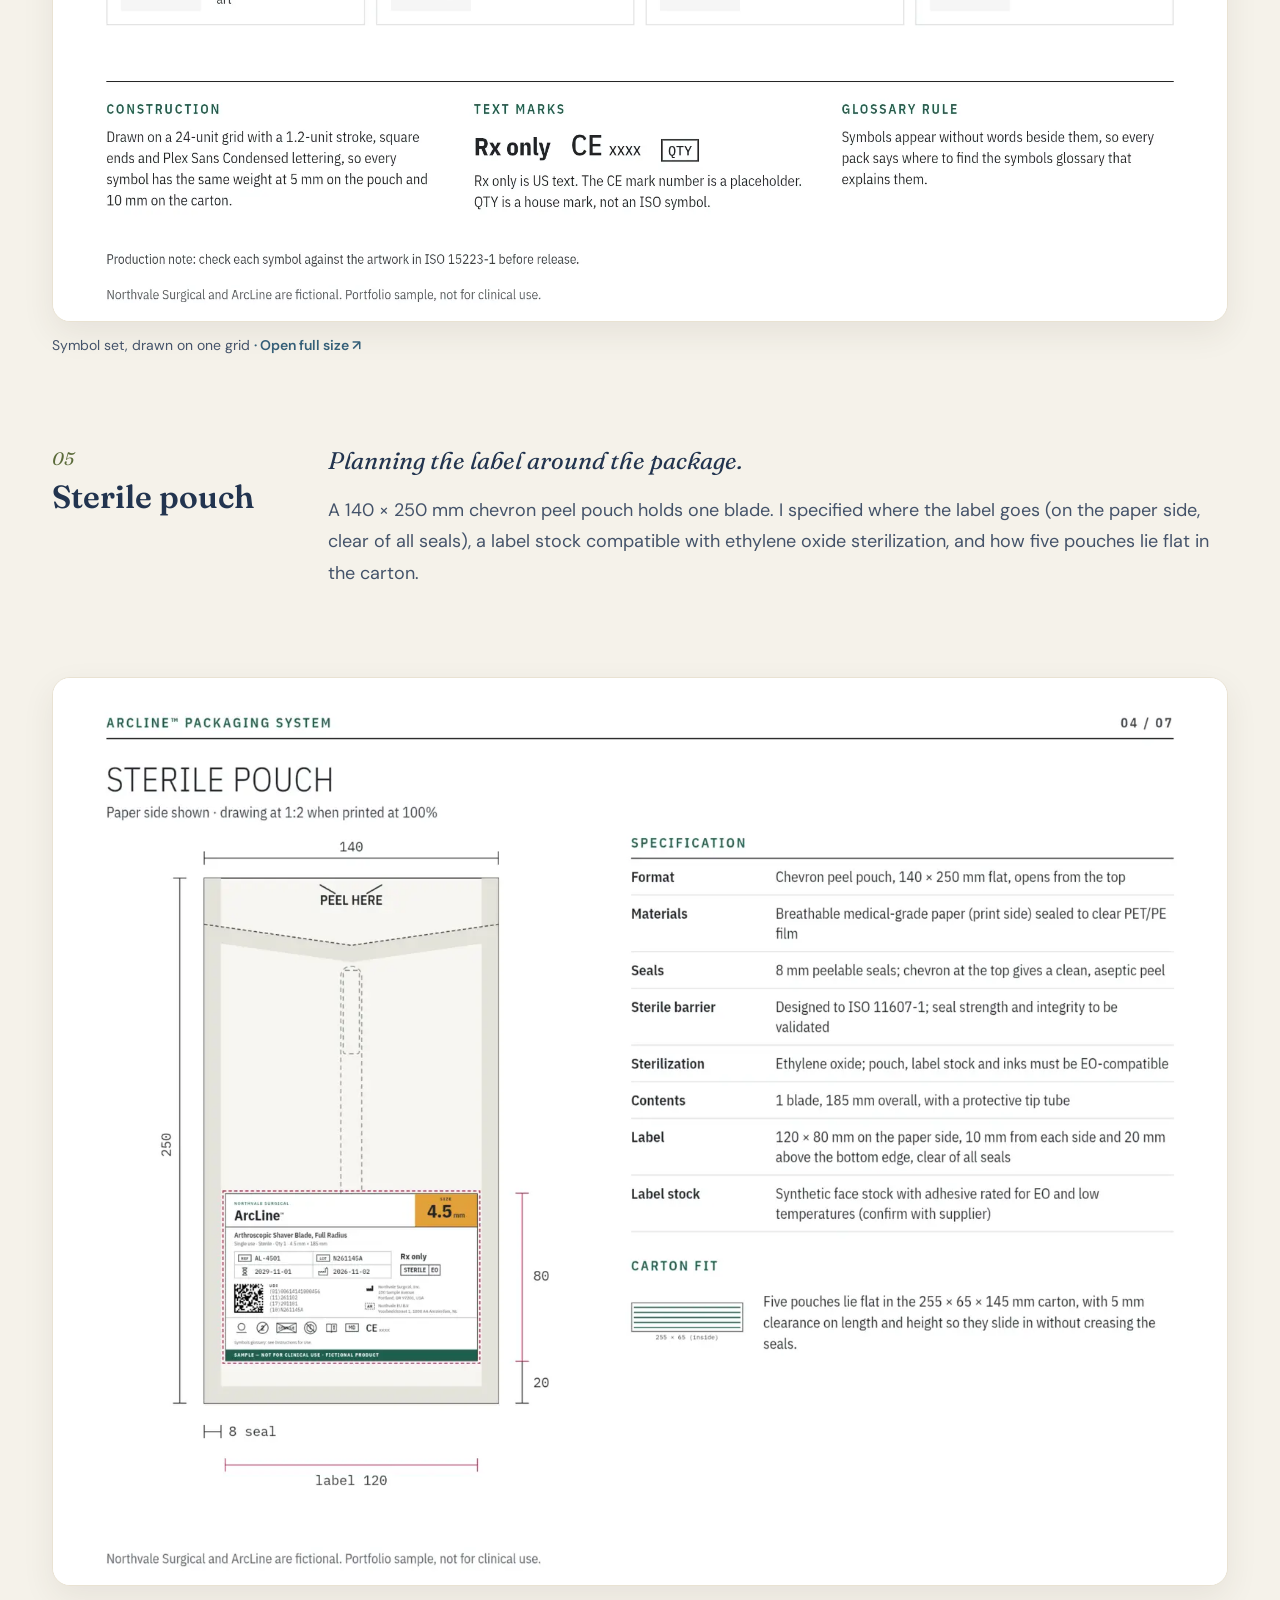
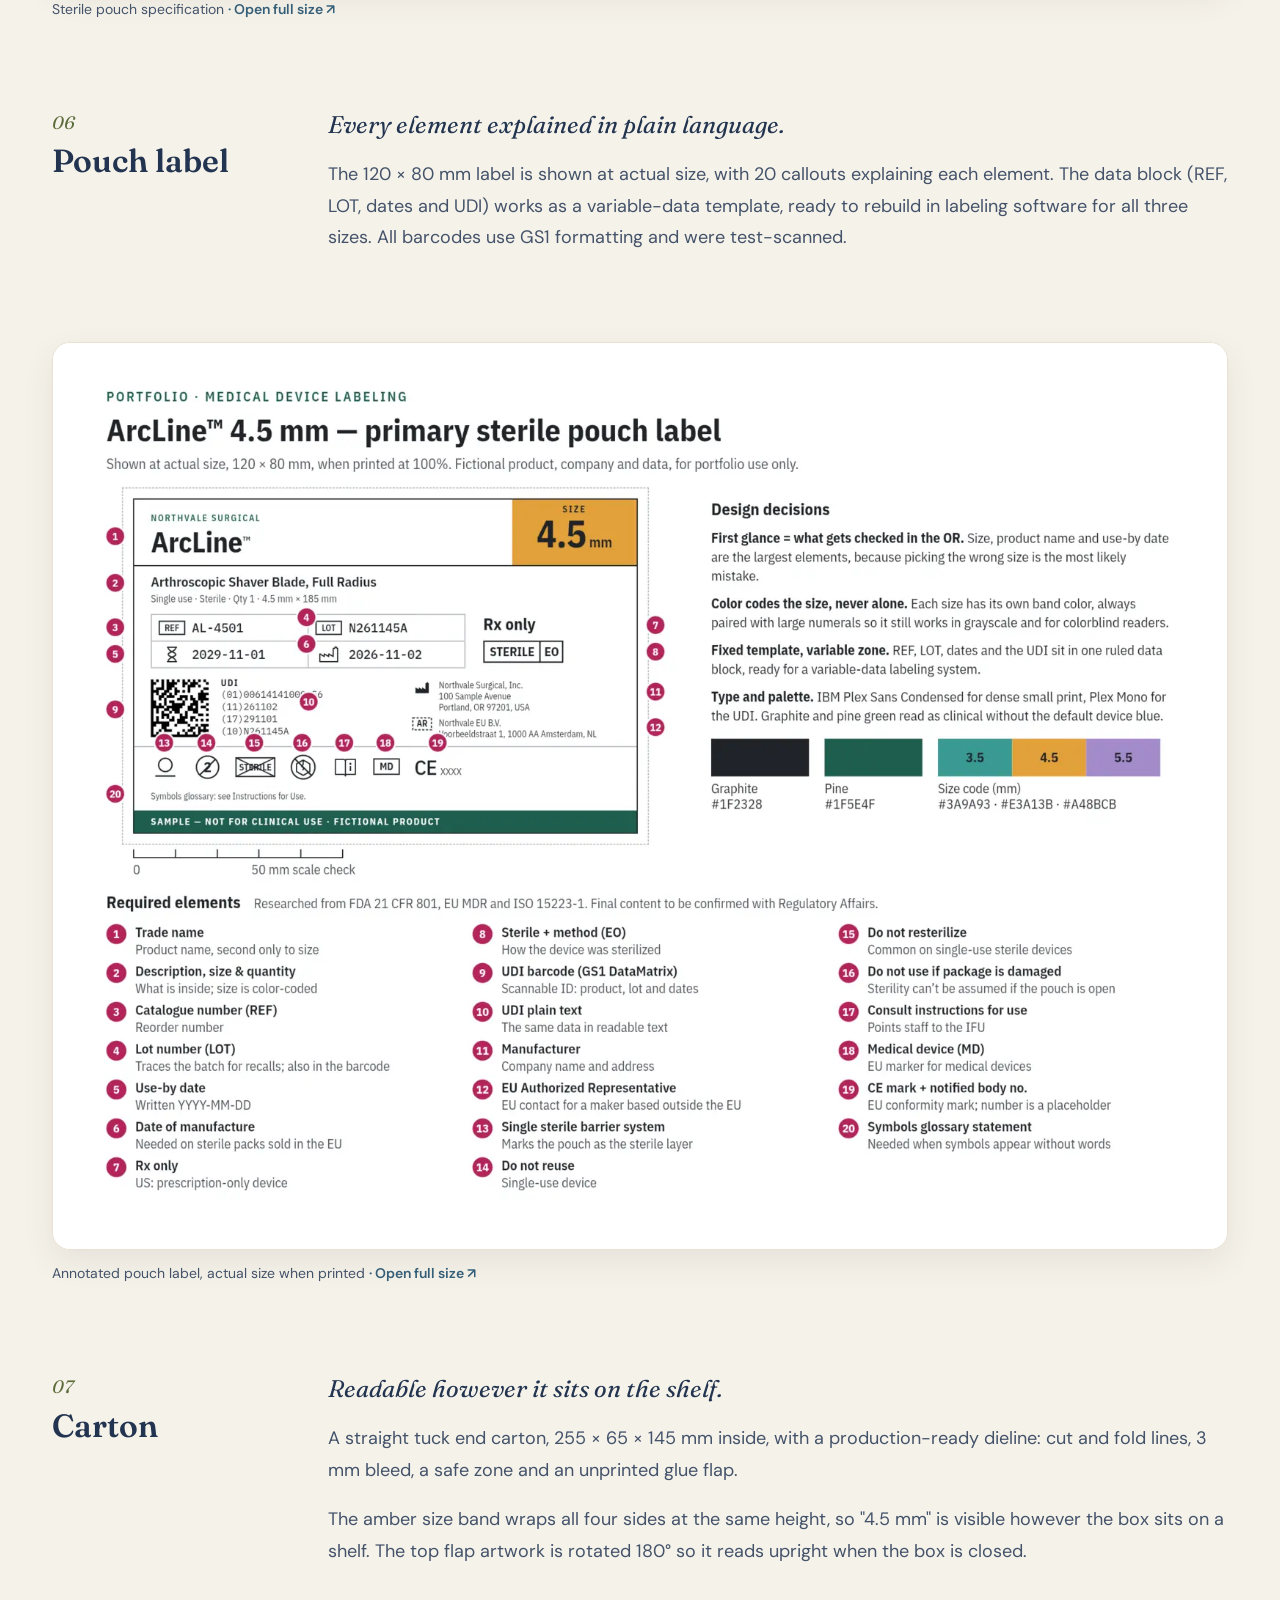
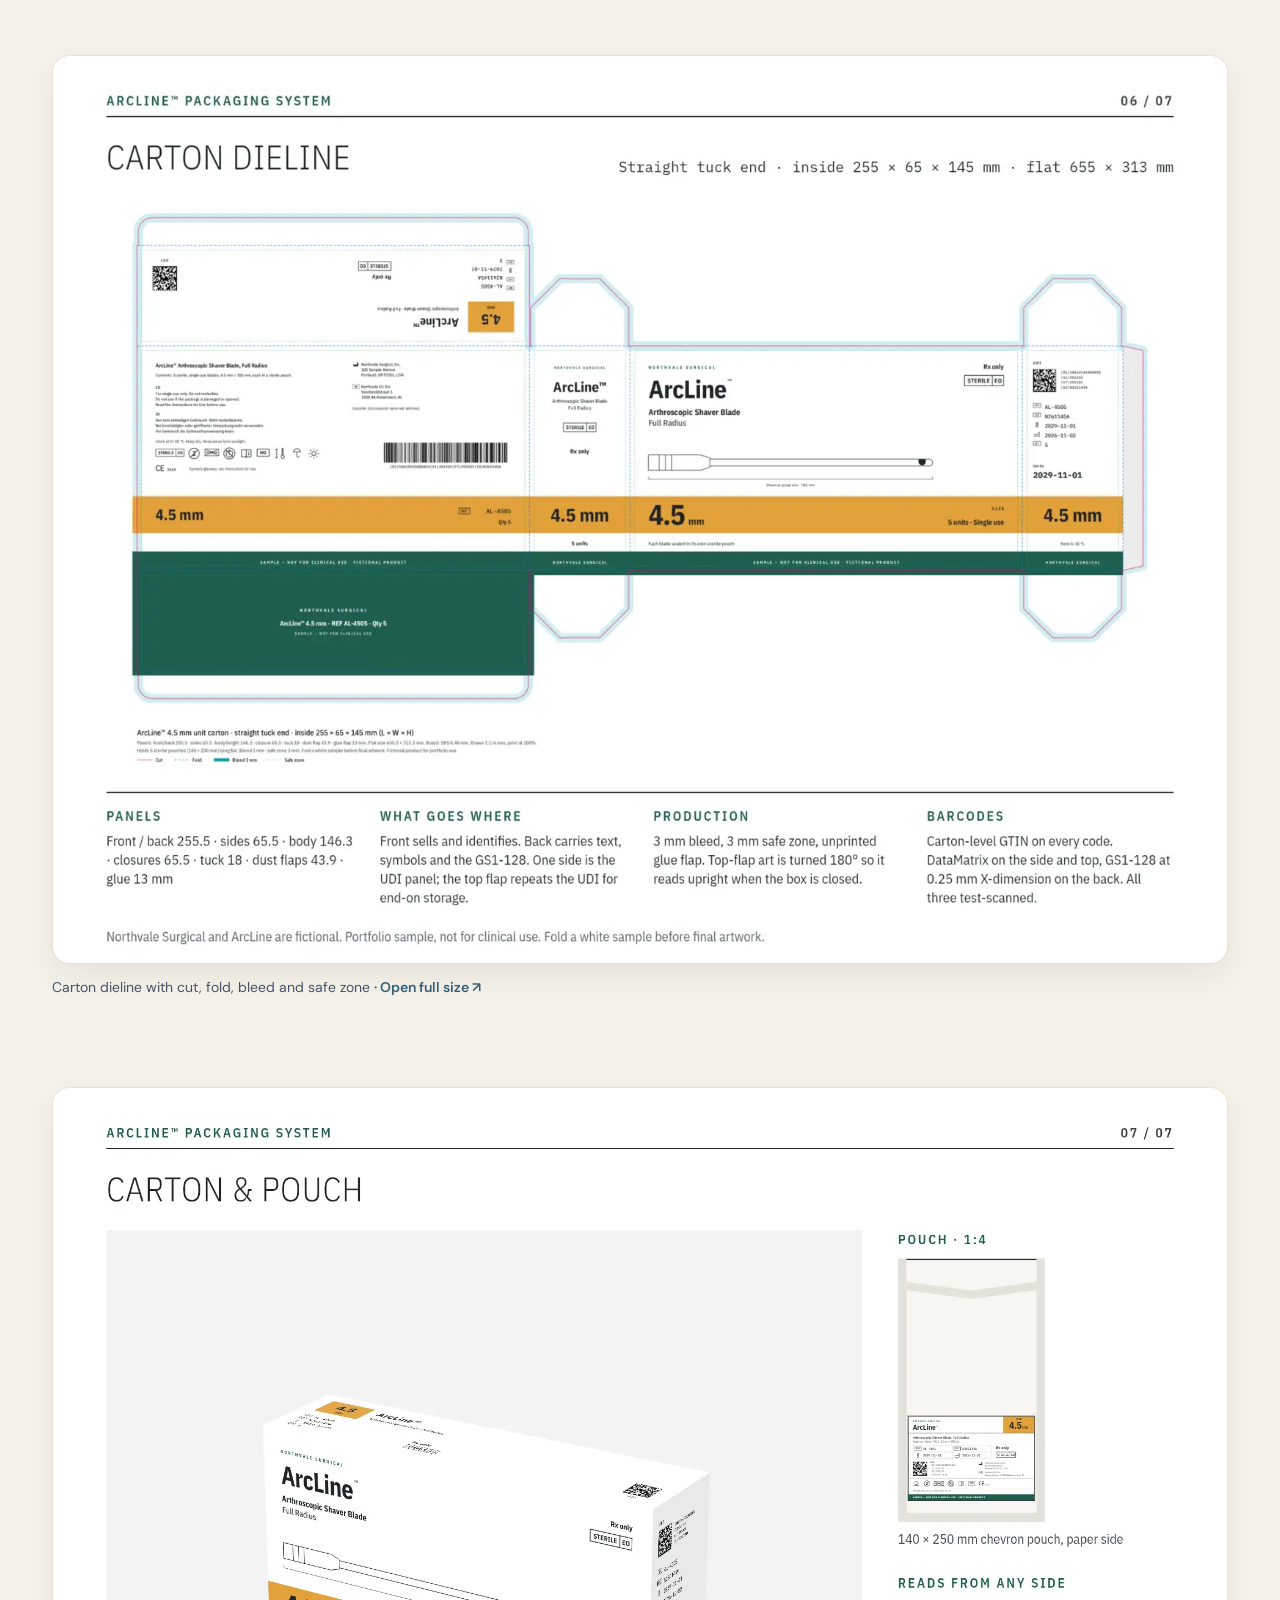
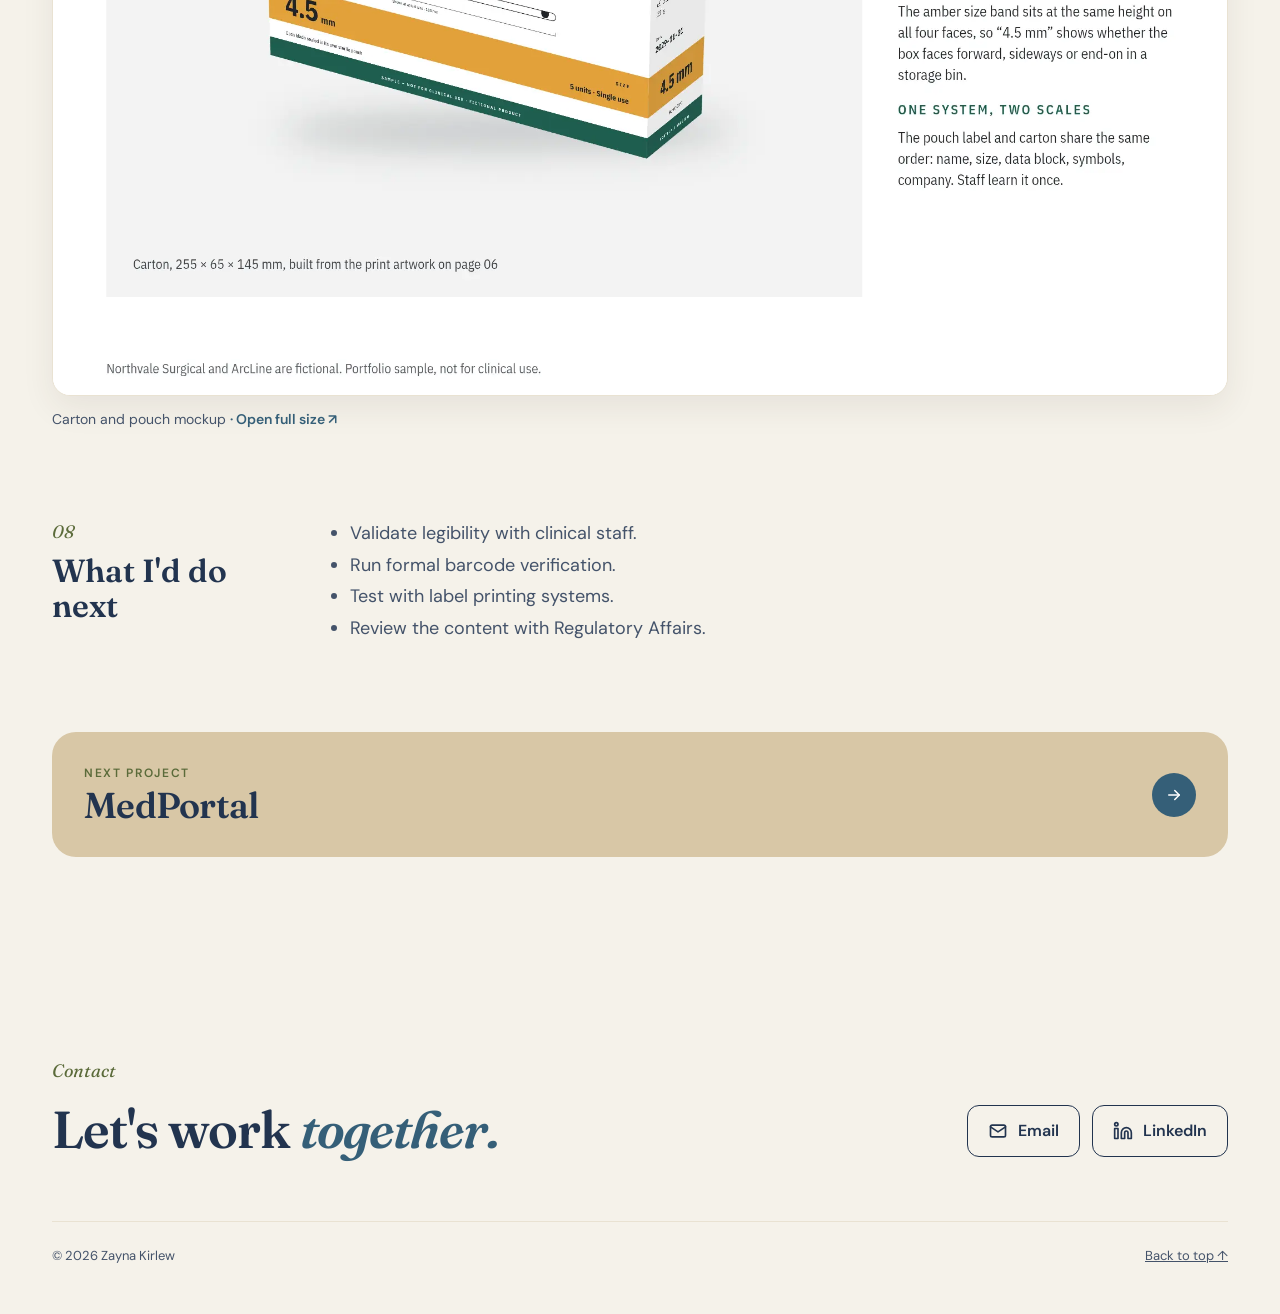
<file: projects/arcline.html>
<!doctype html>
<html lang="en">
<head>
<meta charset="utf-8">
<meta name="viewport" content="width=device-width, initial-scale=1">
<title>ArcLine Medical Device Labeling System (concept) · Zayna Kirlew</title>
<meta name="description" content="ArcLine: a self-initiated concept for a size-first labeling and packaging system for a fictional single-use sterile surgical device, from pouch label to carton dieline.">
<meta property="og:url" content="https://zkirlew.github.io/design/projects/arcline.html">
<meta property="og:image" content="https://zkirlew.github.io/design/assets/img/covers/arcline.webp">
<link rel="icon" href="../assets/img/favicon.svg" type="image/svg+xml">
<link rel="preconnect" href="https://fonts.googleapis.com">
<link rel="preconnect" href="https://fonts.gstatic.com" crossorigin>
<link href="https://fonts.googleapis.com/css2?family=Fraunces:ital,opsz,wght@0,9..144,500;0,9..144,600;1,9..144,500;1,9..144,600&family=DM+Sans:wght@400;500;600;700&display=swap" rel="stylesheet">
<link rel="stylesheet" href="../assets/css/style.css?v=20261125b">
</head>
<body>
<a class="skip" href="#main">Skip to content</a>

<header class="site-header">
  <div class="wrap">
    <a class="brand" href="../index.html" aria-label="Zayna Kirlew, home">
      <span class="brand-mark" aria-hidden="true">Z.</span>
      <span class="brand-text">
        <span class="brand-name">Zayna Kirlew</span>
        <span class="brand-role">Graphic Designer</span>
      </span>
    </a>
    <nav class="nav" aria-label="Main">
      <a href="../index.html#work" aria-current="page">Work</a>
      <a href="../about.html">About</a>
    </nav>
  </div>
</header>

<main id="main">
  <section class="cs-hero" aria-labelledby="cs-title">
    <svg class="sparkle" aria-hidden="true" width="26" height="26" viewBox="0 0 24 24" style="right:6%;top:48px"><path d="M12 1C12.8 8 16 11.2 23 12C16 12.8 12.8 16 12 23C11.2 16 8 12.8 1 12C8 11.2 11.2 8 12 1Z" fill="#355F78"/></svg>
    <div class="wrap">
      <a class="back" href="../index.html#work">
        <svg aria-hidden="true" width="18" height="18" viewBox="0 0 24 24" fill="none" stroke="currentColor" stroke-width="2" stroke-linecap="round" stroke-linejoin="round"><path d="M19 12H5"/><path d="M11 18l-6-6 6-6"/></svg>
        All work
      </a>
      <span class="label">Case study 02 · Packaging &amp; labeling · Self-initiated concept</span>
      <h1 id="cs-title">ArcLine: a medical device <span class="accent">labeling system</span></h1>
      <p class="lead">A size-first labeling and packaging system for a single-use sterile surgical device, from pouch label to carton dieline. Northvale Surgical and ArcLine are fictional: this is a self-initiated concept, not client work.</p>
      <dl class="facts">
        <div class="fact"><dt>Role</dt><dd>Concept, research, label and packaging design, design system</dd></div>
        <div class="fact"><dt>Type</dt><dd>Self-initiated concept</dd></div>
        <div class="fact"><dt>Tools</dt><dd>Illustrator, Photoshop</dd></div>
        <div class="fact"><dt>Deliverables</dt><dd>Brand guidelines · symbol set · sterile pouch spec · pouch label · carton dieline · 3D mockup</dd></div>
      </dl>
      <figure class="cs-cover"><img src="../assets/img/covers/arcline.webp" alt="ArcLine cover: the ArcLine wordmark, the line Single-use arthroscopic shaver blades, the concept name Clinical Clarity, and a 3D white carton with a wide amber 4.5 mm size band and a pine green base band, above an amber strip reading Size-coded 3.5, 4.5 and 5.5 mm." width="1920" height="1080"></figure>
    </div>
  </section>

  <div class="wrap cs-body">

    <section class="cs-section" aria-labelledby="s-challenge">
      <header><span class="num">01</span><h2 id="s-challenge">The challenge</h2></header>
      <div class="content">
        <p class="sub">Two jobs in a very small space.</p>
        <p>Medical device labels have to let clinical staff confirm the right device in seconds, and they also have to fit every required element (UDI barcode, lot, use-by date, sterilization, symbols and manufacturer details) into a small space, for both the US and the EU.</p>
        <p>I set out to design a complete, production-minded system for one fictional product: ArcLine, a single-use arthroscopic shaver blade in three sizes.</p>
      </div>
    </section>

    <section class="cs-section" aria-labelledby="s-concept">
      <header><span class="num">02</span><h2 id="s-concept">Concept: Clinical Clarity</h2></header>
      <div class="content">
        <p class="sub">Built around a three-second check.</p>
        <p>The size reads first, from any side of the box, and every regulatory element has a fixed place.</p>
        <div class="cards">
          <div class="card"><h3>Size first</h3><p>The size is the largest element on every face, set in large numerals.</p></div>
          <div class="card"><h3>Color never alone</h3><p>Each size has a color (teal 3.5 mm, amber 4.5 mm, violet 5.5 mm), always paired with numerals, so the label still works in grayscale and for colorblind readers.</p></div>
          <div class="card"><h3>No default blue</h3><p>I avoided the usual "medical blue" and used graphite and pine green, which still read as clinical.</p></div>
        </div>
      </div>
    </section>

    <section class="cs-section" aria-labelledby="s-research">
      <header><span class="num">03</span><h2 id="s-research">Research and requirements</h2></header>
      <div class="content">
        <p class="sub">A checklist before any layout.</p>
        <p>I researched US and EU labeling requirements and the standard symbols for medical devices, then built a requirements matrix: every label element, which packaging level it belongs on, and why. That matrix became the checklist for every layout decision.</p>
        <p class="note"><strong>Research:</strong> FDA 21 CFR 801, EU MDR and ISO 15223-1. In a real project, Regulatory Affairs would own and confirm the final label content.</p>
      </div>
    </section>

    <section class="cs-section" aria-labelledby="s-system">
      <header><span class="num">04</span><h2 id="s-system">Design system</h2></header>
      <div class="content">
        <p class="sub">Colors, type and symbols that hold up at small sizes.</p>
        <div class="cards">
          <div class="card"><h3>Palette</h3><p>Graphite #1F2328, Pine #1F5E4F, Paper #FFFFFF, Slate #3B4148 and Rule #B9BEC4, plus the size colors #3A9A93, #E3A13B and #A48BCB.</p></div>
          <div class="card"><h3>Type</h3><p>IBM Plex Sans Condensed for dense small print, and IBM Plex Mono for barcode text, lot numbers and dates. A label type scale with a 6.5 pt minimum.</p></div>
          <div class="card"><h3>Symbols</h3><p>A consistent 16-symbol set based on the standard device symbols, drawn on one grid so they match in weight at pouch and carton sizes.</p></div>
        </div>
      </div>
    </section>
    <figure class="cs-wide"><a href="../assets/img/arcline/color-type.webp" target="_blank" rel="noopener"><img src="../assets/img/arcline/color-type.webp" alt="ArcLine color and type guidelines. Five core colors: Graphite, Pine, Paper, Slate and Rule, each with its hex value and job. Three size bars: teal 3.5 mm, amber 4.5 mm and violet 5.5 mm, each with large graphite numerals. Type specimens for IBM Plex Sans Condensed and IBM Plex Mono, a label type scale table from 34 to 52 pt size numerals down to a 6.5 pt minimum for regulatory text, and graphic elements: the size band, the pine brand band, the ruled data block and a 1:1 product line drawing." width="2112" height="1632" loading="lazy"></a><figcaption>Color, size code and typography <span class="zoom">· Open full size ↗</span></figcaption></figure>
    <figure class="cs-wide"><a href="../assets/img/arcline/symbols.webp" target="_blank" rel="noopener"><img src="../assets/img/arcline/symbols.webp" alt="A grid of 16 labeling symbols drawn as one matching set, each with its name and where it is used: manufacturer, date of manufacture, use-by date, batch code (LOT), catalogue number (REF), sterilized using ethylene oxide, single sterile barrier, do not re-use, do not resterilize, do not use if package is damaged, consult instructions, medical device (MD), authorized representative, temperature limit, keep dry and keep away from sunlight. Notes below explain the 24-unit drawing grid, the Rx only and CE text marks, and the glossary rule." width="2112" height="1632" loading="lazy"></a><figcaption>Symbol set, drawn on one grid <span class="zoom">· Open full size ↗</span></figcaption></figure>

    <section class="cs-section" aria-labelledby="s-pouch">
      <header><span class="num">05</span><h2 id="s-pouch">Sterile pouch</h2></header>
      <div class="content">
        <p class="sub">Planning the label around the package.</p>
        <p>A 140 × 250 mm chevron peel pouch holds one blade. I specified where the label goes (on the paper side, clear of all seals), a label stock compatible with ethylene oxide sterilization, and how five pouches lie flat in the carton.</p>
      </div>
    </section>
    <figure class="cs-wide"><a href="../assets/img/arcline/pouch-spec-full.webp" target="_blank" rel="noopener"><img src="../assets/img/arcline/pouch-spec.webp" alt="Dimensioned drawing of the 140 by 250 mm chevron peel pouch, paper side, with PEEL HERE at the top, 8 mm seals, the blade outline inside, and the 120 by 80 mm label placed 20 mm above the bottom edge, clear of the seals. A specification table lists format, materials, seals, sterile barrier, sterilization, contents, label position and label stock, and a small diagram shows five pouches lying flat in the carton." width="1600" height="1236" loading="lazy"></a><figcaption>Sterile pouch specification <span class="zoom">· Open full size ↗</span></figcaption></figure>

    <section class="cs-section" aria-labelledby="s-label">
      <header><span class="num">06</span><h2 id="s-label">Pouch label</h2></header>
      <div class="content">
        <p class="sub">Every element explained in plain language.</p>
        <p>The 120 × 80 mm label is shown at actual size, with 20 callouts explaining each element. The data block (REF, LOT, dates and UDI) works as a variable-data template, ready to rebuild in labeling software for all three sizes. All barcodes use GS1 formatting and were test-scanned.</p>
      </div>
    </section>
    <figure class="cs-wide"><a href="../assets/img/arcline/pouch-label-full.webp" target="_blank" rel="noopener"><img src="../assets/img/arcline/pouch-label.webp" alt="The ArcLine 4.5 mm pouch label shown at actual size, 120 by 80 mm, with 20 numbered callouts. The top row has the Northvale Surgical name, the ArcLine product name and a large amber 4.5 mm size block. Below are the device description, a ruled data block with REF, LOT, use-by and manufacture dates, Rx only, the STERILE EO mark, a DataMatrix barcode with its plain-text data, manufacturer and EU representative addresses, a row of symbols and a pine band reading Sample, not for clinical use, fictional product. A key below explains each of the 20 numbered elements in plain language, next to design decision notes and the palette." width="1600" height="1236" loading="lazy"></a><figcaption>Annotated pouch label, actual size when printed <span class="zoom">· Open full size ↗</span></figcaption></figure>

    <section class="cs-section" aria-labelledby="s-carton">
      <header><span class="num">07</span><h2 id="s-carton">Carton</h2></header>
      <div class="content">
        <p class="sub">Readable however it sits on the shelf.</p>
        <p>A straight tuck end carton, 255 × 65 × 145 mm inside, with a production-ready dieline: cut and fold lines, 3 mm bleed, a safe zone and an unprinted glue flap.</p>
        <p>The amber size band wraps all four sides at the same height, so "4.5 mm" is visible however the box sits on a shelf. The top flap artwork is rotated 180° so it reads upright when the box is closed.</p>
      </div>
    </section>
    <figure class="cs-wide"><a href="../assets/img/arcline/carton-dieline-full.webp" target="_blank" rel="noopener"><img src="../assets/img/arcline/carton-dieline.webp" alt="Flat carton dieline for the straight tuck end carton, 255 by 65 by 145 mm inside, with cut lines in magenta, fold lines dashed, a 3 mm bleed and a safe zone marked. The amber 4.5 mm size band runs across all four side panels at the same height above a pine brand band. The front shows the product name and a 1:1 blade drawing, one side carries the UDI DataMatrix and data, the back holds text, symbols and a linear GS1 barcode, and the top flap artwork is rotated 180 degrees. Notes below list panel sizes, what goes where, production details and barcode placement." width="1600" height="1236" loading="lazy"></a><figcaption>Carton dieline with cut, fold, bleed and safe zone <span class="zoom">· Open full size ↗</span></figcaption></figure>
    <figure class="cs-wide"><a href="../assets/img/arcline/carton-mockup.webp" target="_blank" rel="noopener"><img src="../assets/img/arcline/carton-mockup.webp" alt="3D mockup of the ArcLine 4.5 mm carton, built from the print artwork, showing the white box with the amber size band and 4.5 mm numerals wrapping the front and end, the pine base band and the UDI barcode on the side. Beside it, the chevron pouch with its label at 1:4 scale, with notes on reading the size from any side and using one system at two scales." width="2112" height="1632" loading="lazy"></a><figcaption>Carton and pouch mockup <span class="zoom">· Open full size ↗</span></figcaption></figure>

    <section class="cs-section" aria-labelledby="s-next">
      <header><span class="num">08</span><h2 id="s-next">What I'd do next</h2></header>
      <div class="content">
        <ul>
          <li>Validate legibility with clinical staff.</li>
          <li>Run formal barcode verification.</li>
          <li>Test with label printing systems.</li>
          <li>Review the content with Regulatory Affairs.</li>
        </ul>
      </div>
    </section>

    <a class="next" href="medportal.html">
      <span style="display:flex;flex-direction:column;gap:4px">
        <span class="label">Next project</span>
        <span class="h2">MedPortal</span>
      </span>
      <span class="arrow" aria-hidden="true"><svg width="18" height="18" viewBox="0 0 24 24" fill="none" stroke="currentColor" stroke-width="2" stroke-linecap="round" stroke-linejoin="round"><path d="M5 12h14"/><path d="M13 6l6 6-6 6"/></svg></span>
    </a>

  </div>
</main>

<footer id="contact" class="site-footer wrap">
  <div class="footer-top">
    <div style="display:flex;flex-direction:column;gap:16px">
      <span class="num">Contact</span>
      <h2 class="h2">Let's work <span class="accent">together.</span></h2>
    </div>
    <div class="contact">
      <a class="btn btn-outline" href="mailto:zaynakirlew@gmail.com">
        <svg aria-hidden="true" width="20" height="20" viewBox="0 0 24 24" fill="none" stroke="currentColor" stroke-width="2" stroke-linecap="round" stroke-linejoin="round"><rect x="3" y="5" width="18" height="14" rx="2"/><path d="M3 7l9 6 9-6"/></svg>
        Email
      </a>
      <a class="btn btn-outline" href="https://www.linkedin.com/in/zkirlew/" target="_blank" rel="noopener">
        <svg aria-hidden="true" width="20" height="20" viewBox="0 0 24 24" fill="none" stroke="currentColor" stroke-width="2" stroke-linecap="round" stroke-linejoin="round"><path d="M16 8a6 6 0 0 1 6 6v7h-4v-7a2 2 0 0 0-4 0v7h-4v-7a6 6 0 0 1 6-6z"/><rect x="2" y="9" width="4" height="12"/><circle cx="4" cy="4" r="2"/></svg>
        LinkedIn
      </a>
    </div>
  </div>
  <div class="footer-bottom">
    <span>© <span data-year>2026</span> Zayna Kirlew</span>
    <a href="#main">Back to top ↑</a>
  </div>
</footer>

<script src="../assets/js/main.js?v=20261125b"></script>
</body>
</html>
</file>
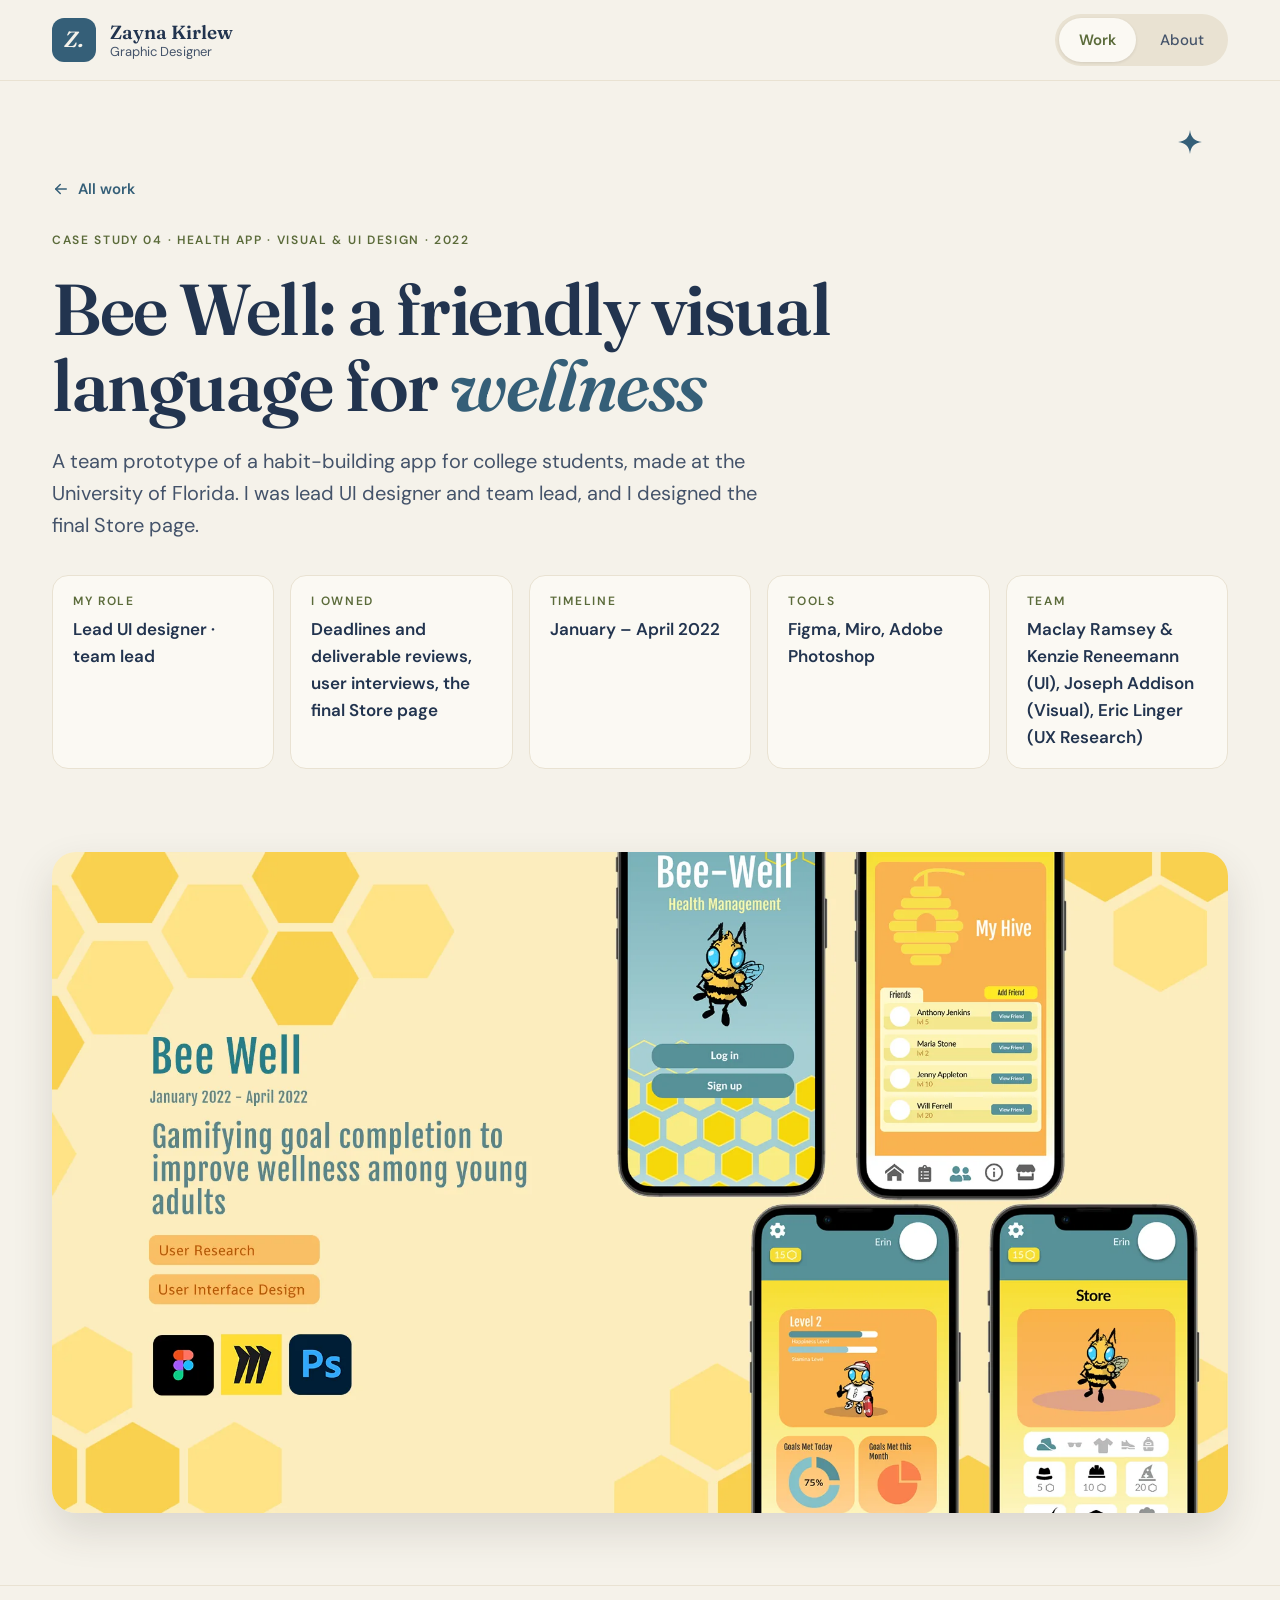
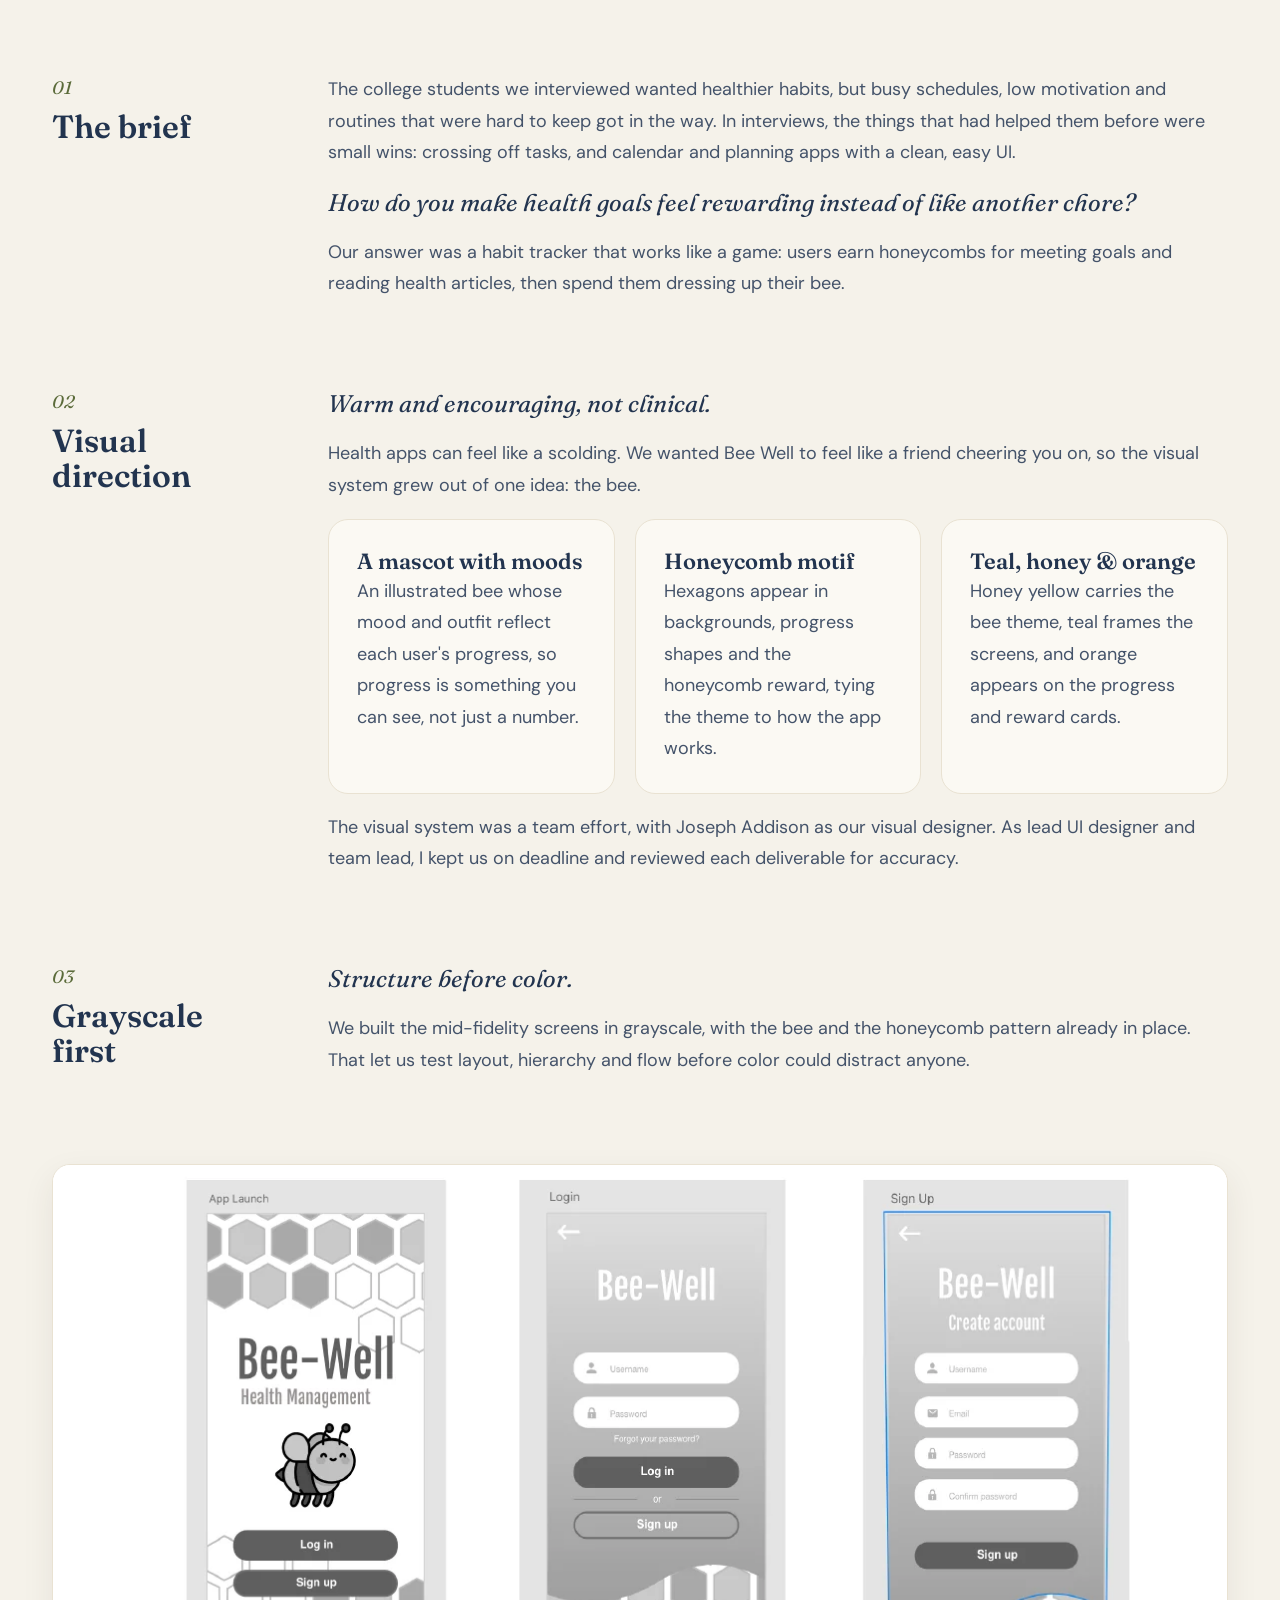
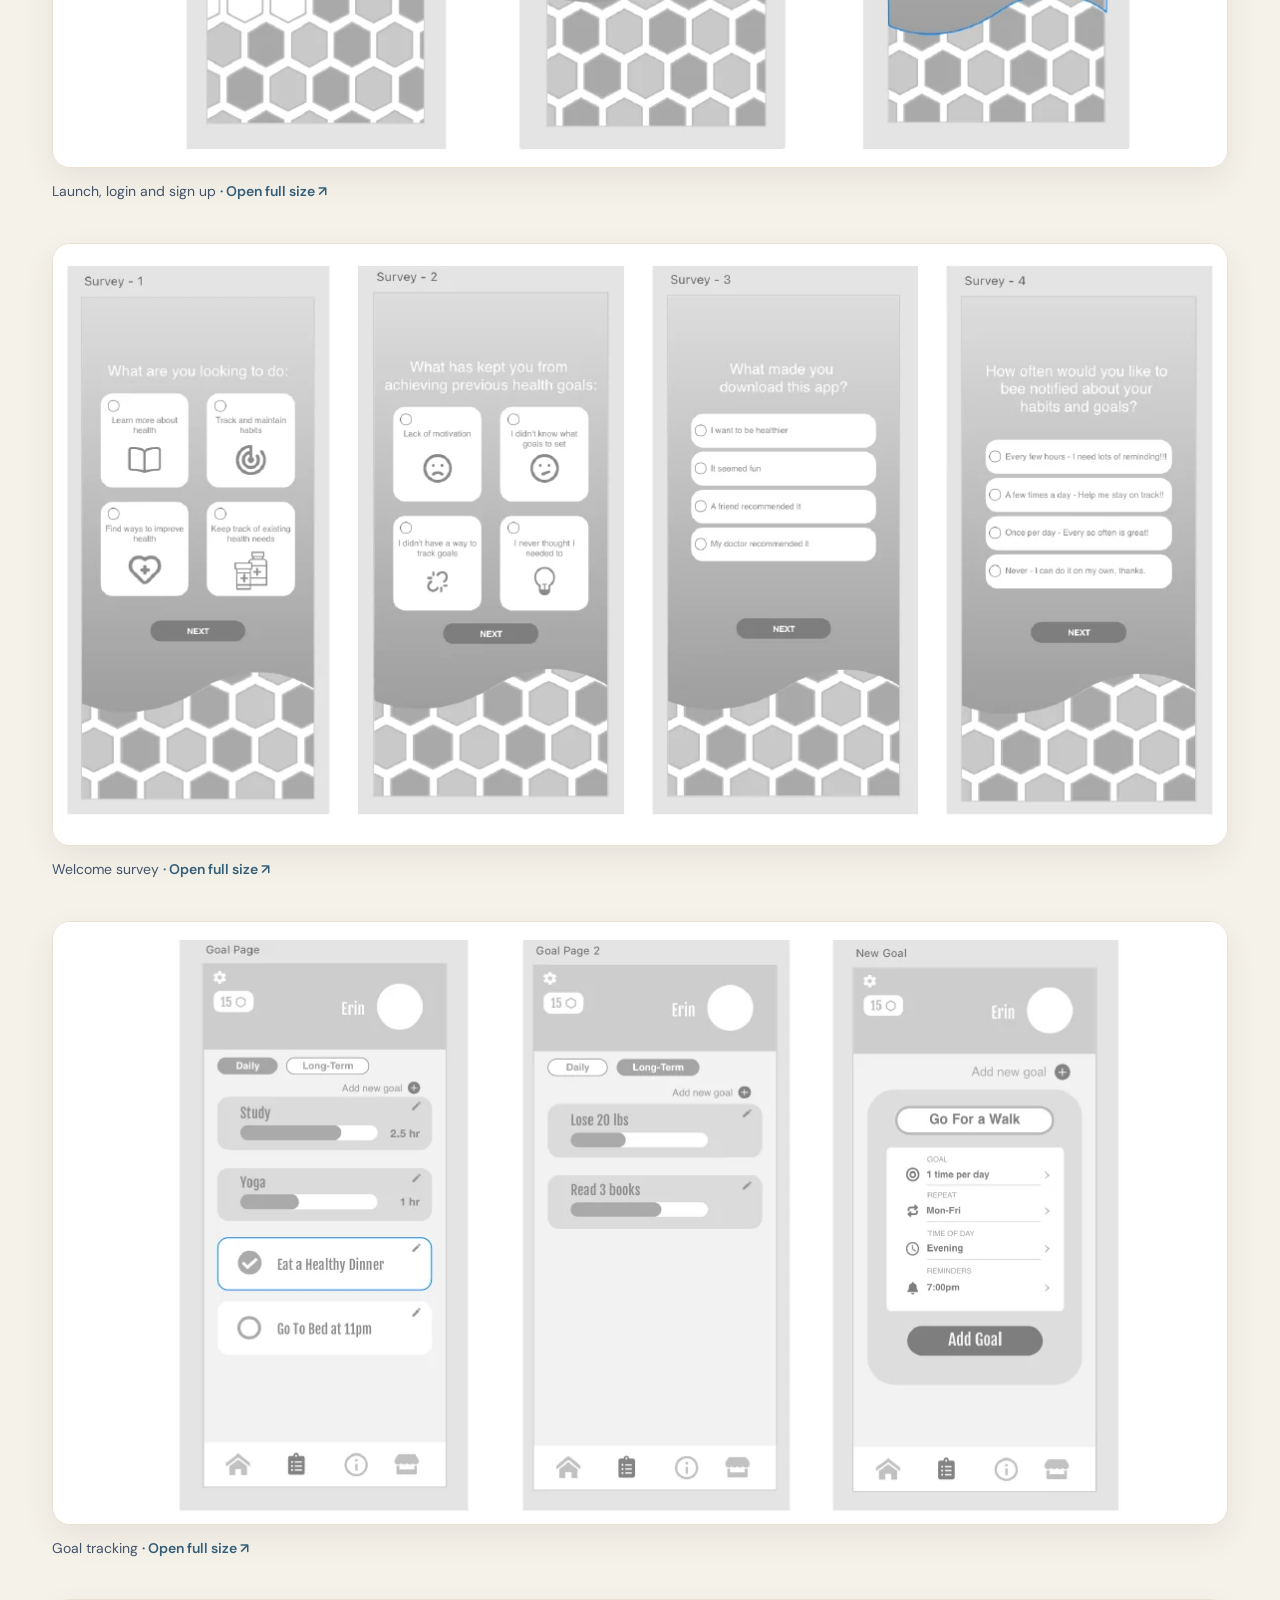
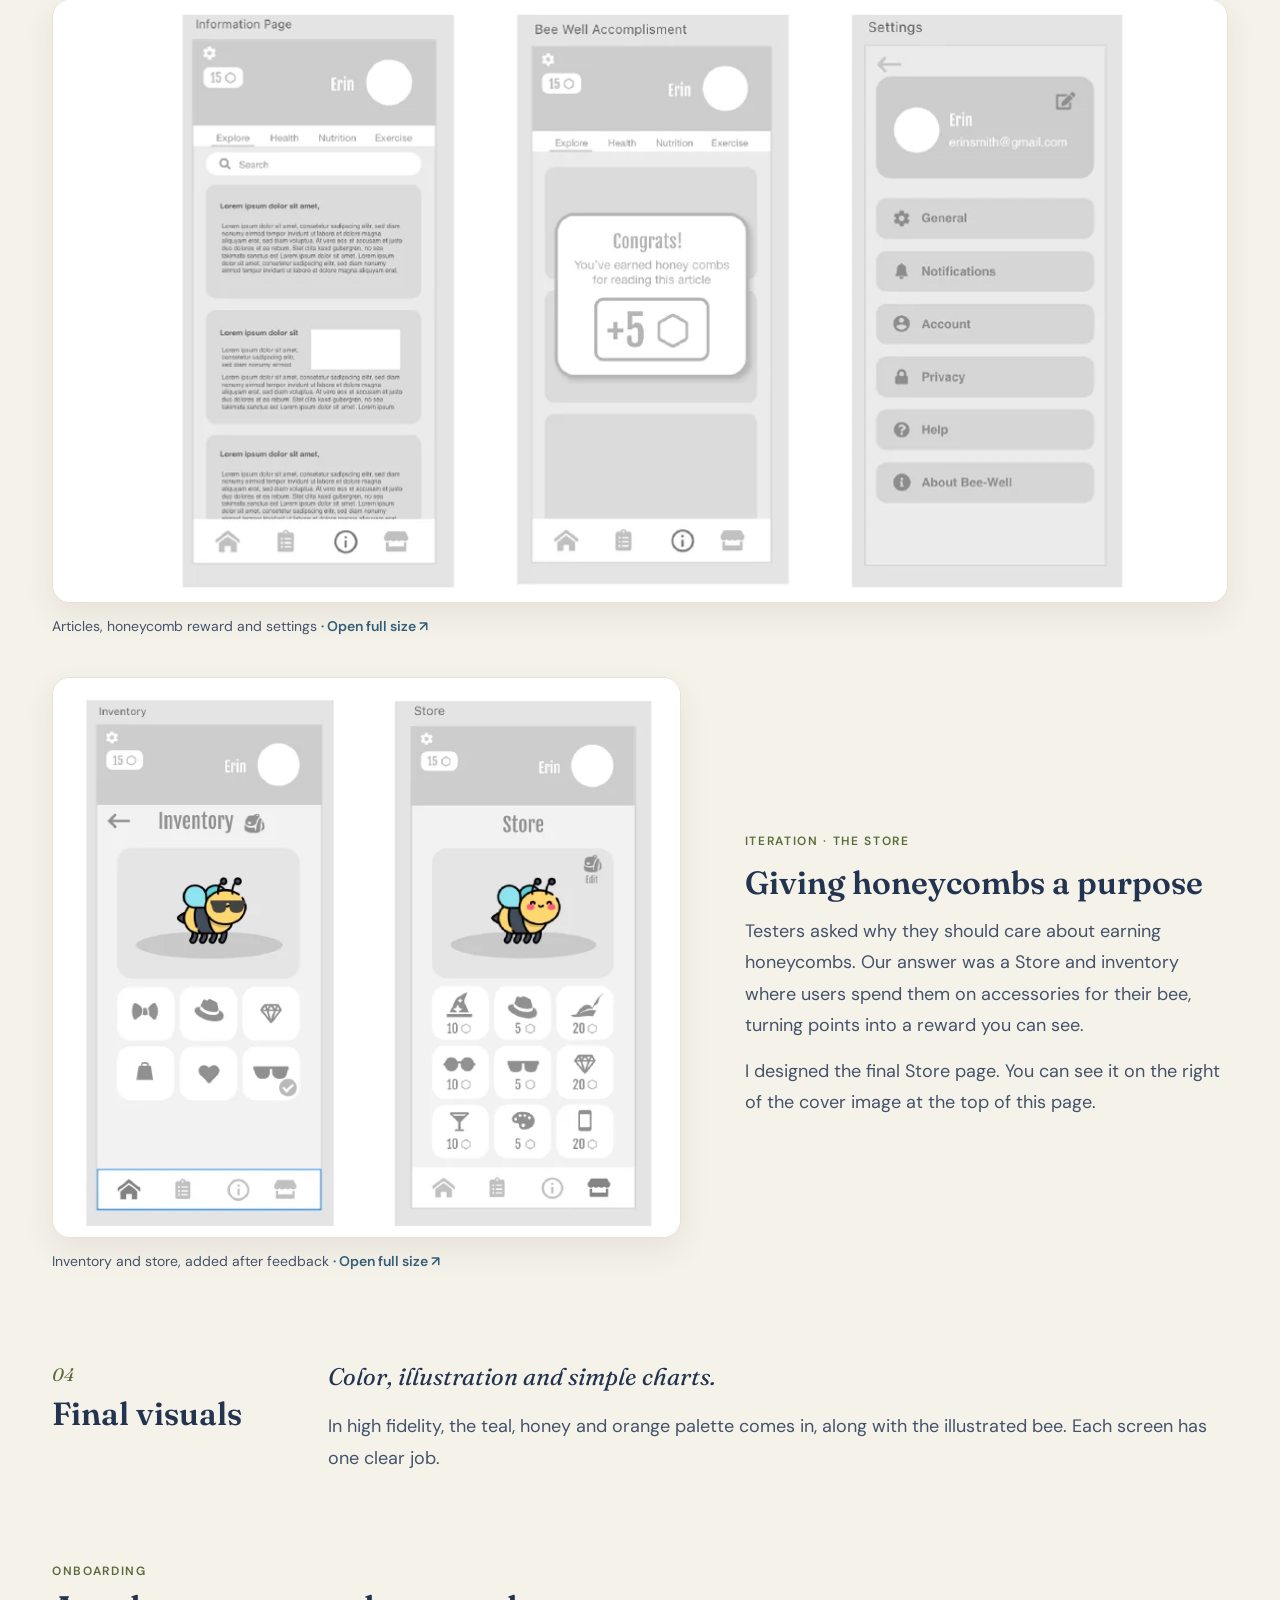
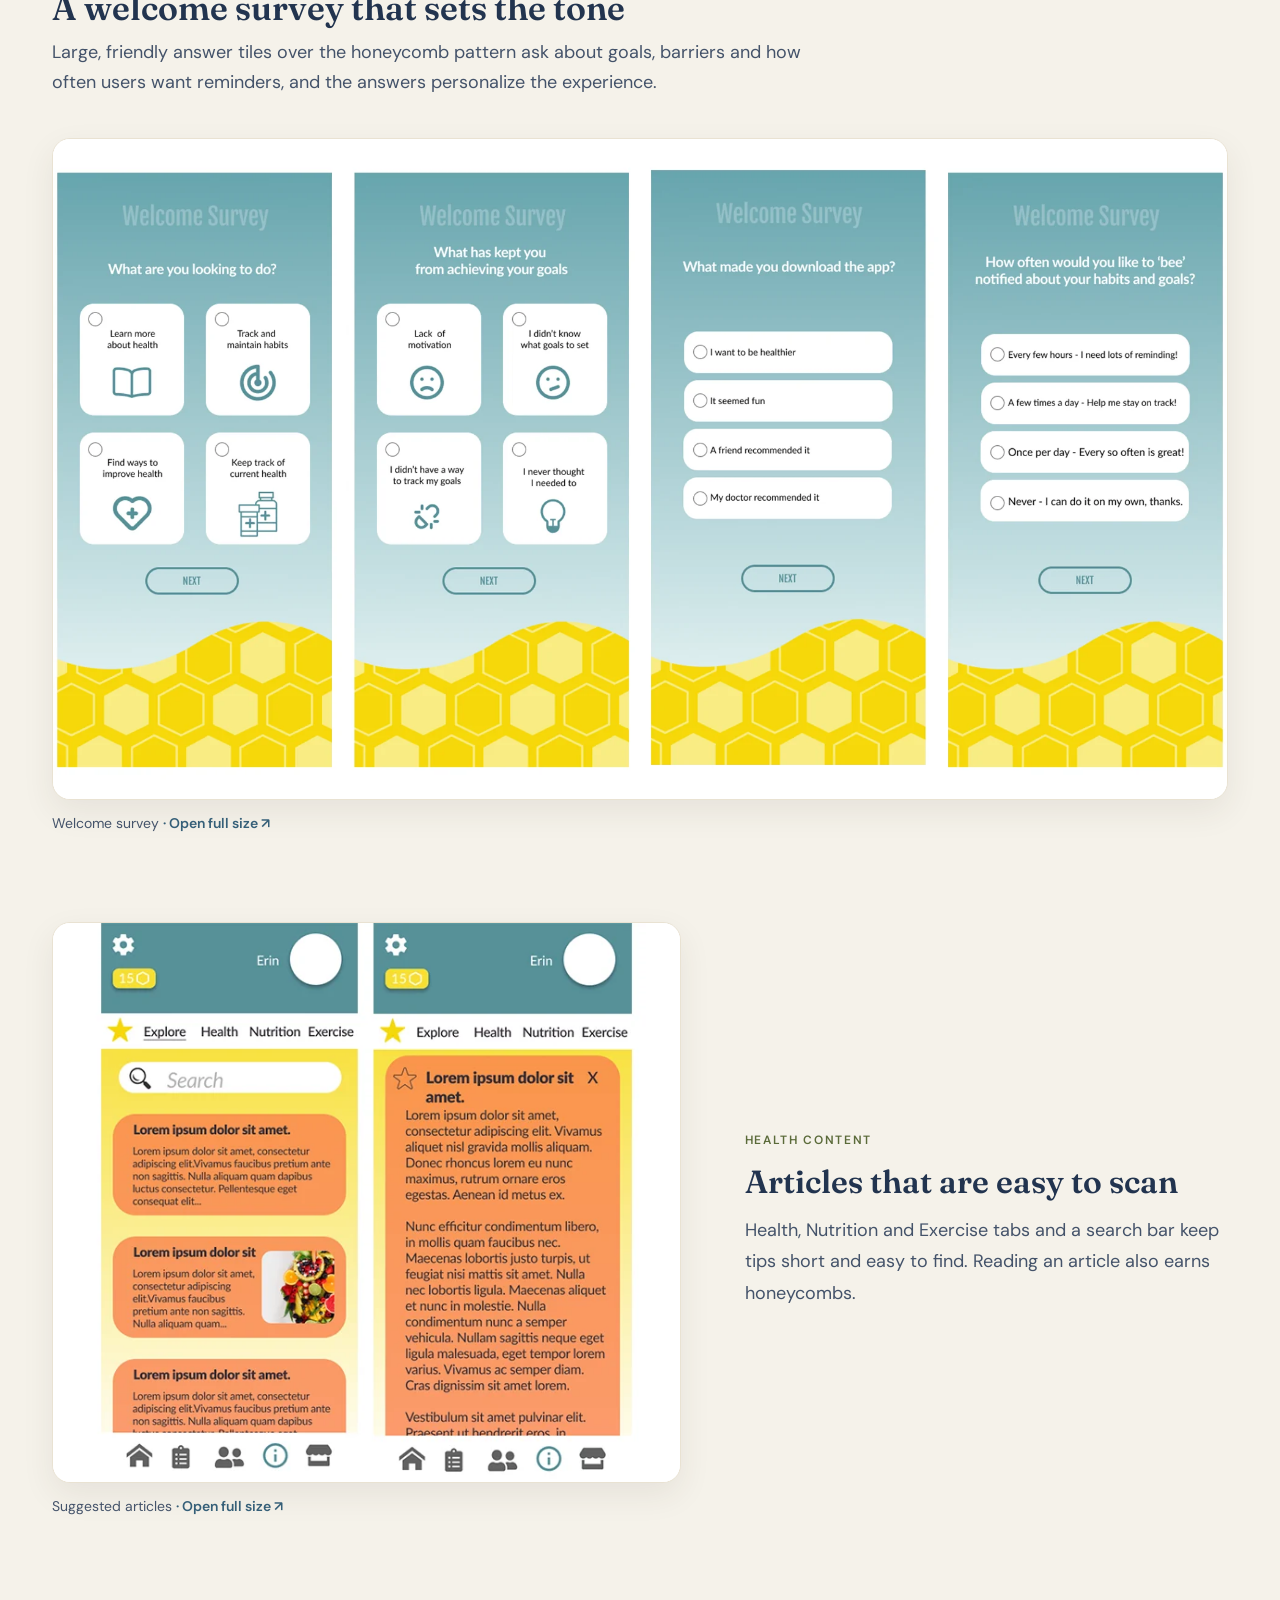
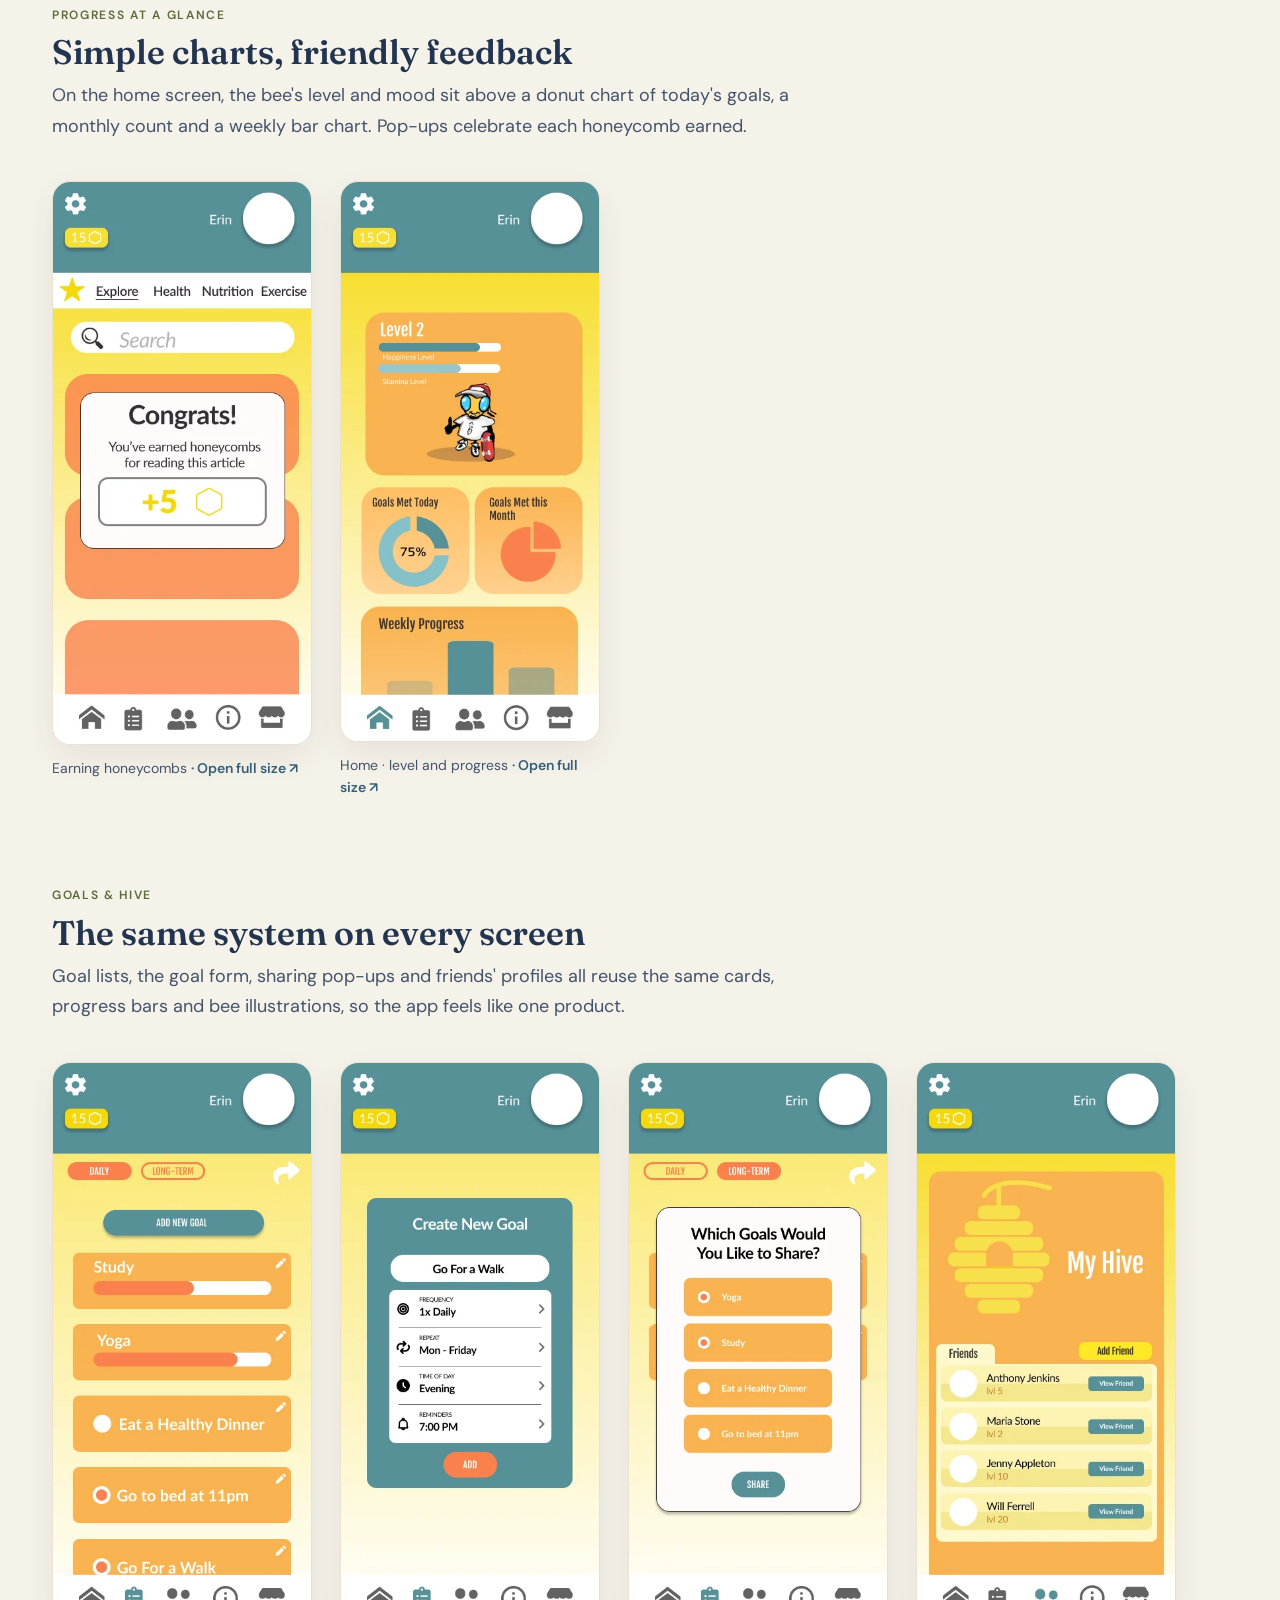
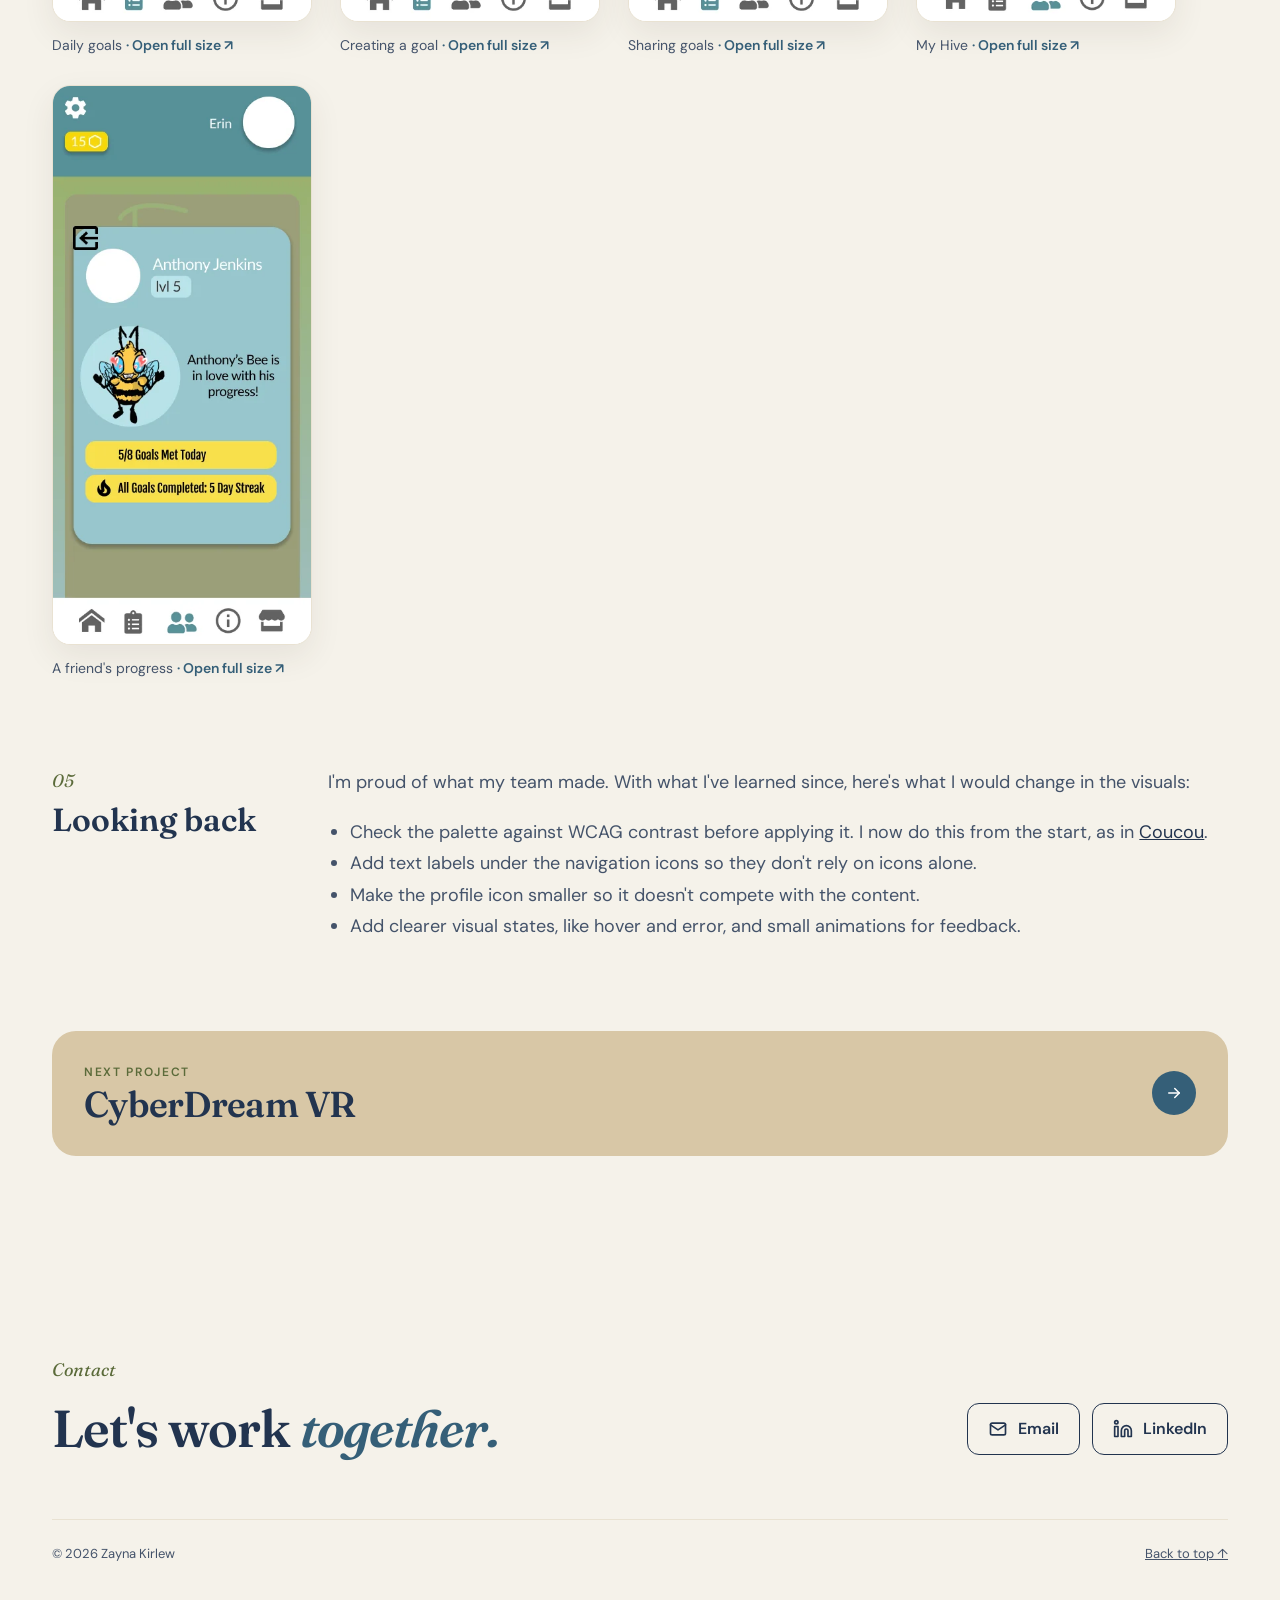
<file: projects/bee-well.html>
<!doctype html>
<html lang="en">
<head>
<meta charset="utf-8">
<meta name="viewport" content="width=device-width, initial-scale=1">
<title>Bee Well · Zayna Kirlew</title>
<meta name="description" content="Bee Well: the visual system and UI of a gamified health app: bee mascot, honeycomb motif, palette and simple progress charts.">
<meta property="og:url" content="https://zkirlew.github.io/design/projects/bee-well.html">
<meta property="og:image" content="https://zkirlew.github.io/design/assets/img/covers/beewell.webp">
<link rel="icon" href="../assets/img/favicon.svg" type="image/svg+xml">
<link rel="preconnect" href="https://fonts.googleapis.com">
<link rel="preconnect" href="https://fonts.gstatic.com" crossorigin>
<link href="https://fonts.googleapis.com/css2?family=Fraunces:ital,opsz,wght@0,9..144,500;0,9..144,600;1,9..144,500;1,9..144,600&family=DM+Sans:wght@400;500;600;700&display=swap" rel="stylesheet">
<link rel="stylesheet" href="../assets/css/style.css?v=20261125b">
</head>
<body>
<a class="skip" href="#main">Skip to content</a>

<header class="site-header">
  <div class="wrap">
    <a class="brand" href="../index.html" aria-label="Zayna Kirlew, home">
      <span class="brand-mark" aria-hidden="true">Z.</span>
      <span class="brand-text">
        <span class="brand-name">Zayna Kirlew</span>
        <span class="brand-role">Graphic Designer</span>
      </span>
    </a>
    <nav class="nav" aria-label="Main">
      <a href="../index.html#work" aria-current="page">Work</a>
      <a href="../about.html">About</a>
    </nav>
  </div>
</header>

<main id="main">
  <section class="cs-hero" aria-labelledby="cs-title">
    <svg class="sparkle" aria-hidden="true" width="26" height="26" viewBox="0 0 24 24" style="right:6%;top:48px"><path d="M12 1C12.8 8 16 11.2 23 12C16 12.8 12.8 16 12 23C11.2 16 8 12.8 1 12C8 11.2 11.2 8 12 1Z" fill="#355F78"/></svg>
    <div class="wrap">
      <a class="back" href="../index.html#work">
        <svg aria-hidden="true" width="18" height="18" viewBox="0 0 24 24" fill="none" stroke="currentColor" stroke-width="2" stroke-linecap="round" stroke-linejoin="round"><path d="M19 12H5"/><path d="M11 18l-6-6 6-6"/></svg>
        All work
      </a>
      <span class="label">Case study 04 · Health app · Visual &amp; UI design · 2022</span>
      <h1 id="cs-title">Bee Well: a friendly visual language for <span class="accent">wellness</span></h1>
      <p class="lead">A team prototype of a habit-building app for college students, made at the University of Florida. I was lead UI designer and team lead, and I designed the final Store page.</p>
      <dl class="facts">
        <div class="fact"><dt>My role</dt><dd>Lead UI designer · team lead</dd></div>
        <div class="fact"><dt>I owned</dt><dd>Deadlines and deliverable reviews, user interviews, the final Store page</dd></div>
        <div class="fact"><dt>Timeline</dt><dd>January – April 2022</dd></div>
        <div class="fact"><dt>Tools</dt><dd>Figma, Miro, Adobe Photoshop</dd></div>
        <div class="fact"><dt>Team</dt><dd>Maclay Ramsey &amp; Kenzie Reneemann (UI), Joseph Addison (Visual), Eric Linger (UX Research)</dd></div>
      </dl>
      <figure class="cs-cover"><img src="../assets/img/covers/beewell.webp" alt="Bee Well app screens: login with bee mascot, My Hive friends list, level progress and the accessory Store page I designed" width="1920" height="1080"></figure>
    </div>
  </section>

  <div class="wrap cs-body">

    <section class="cs-section" aria-labelledby="s-brief">
      <header><span class="num">01</span><h2 id="s-brief">The brief</h2></header>
      <div class="content">
        <p>The college students we interviewed wanted healthier habits, but busy schedules, low motivation and routines that were hard to keep got in the way. In interviews, the things that had helped them before were small wins: crossing off tasks, and calendar and planning apps with a clean, easy UI.</p>
        <p class="sub">How do you make health goals feel rewarding instead of like another chore?</p>
        <p>Our answer was a habit tracker that works like a game: users earn honeycombs for meeting goals and reading health articles, then spend them dressing up their bee.</p>
      </div>
    </section>

    <section class="cs-section" aria-labelledby="s-visual">
      <header><span class="num">02</span><h2 id="s-visual">Visual direction</h2></header>
      <div class="content">
        <p class="sub">Warm and encouraging, not clinical.</p>
        <p>Health apps can feel like a scolding. We wanted Bee Well to feel like a friend cheering you on, so the visual system grew out of one idea: the bee.</p>
        <div class="cards">
          <div class="card"><h3>A mascot with moods</h3><p>An illustrated bee whose mood and outfit reflect each user's progress, so progress is something you can see, not just a number.</p></div>
          <div class="card"><h3>Honeycomb motif</h3><p>Hexagons appear in backgrounds, progress shapes and the honeycomb reward, tying the theme to how the app works.</p></div>
          <div class="card"><h3>Teal, honey &amp; orange</h3><p>Honey yellow carries the bee theme, teal frames the screens, and orange appears on the progress and reward cards.</p></div>
        </div>
        <p class="note">The visual system was a team effort, with Joseph Addison as our visual designer. As lead UI designer and team lead, I kept us on deadline and reviewed each deliverable for accuracy.</p>
      </div>
    </section>

    <section class="cs-section" aria-labelledby="s-process">
      <header><span class="num">03</span><h2 id="s-process">Grayscale first</h2></header>
      <div class="content">
        <p class="sub">Structure before color.</p>
        <p>We built the mid-fidelity screens in grayscale, with the bee and the honeycomb pattern already in place. That let us test layout, hierarchy and flow before color could distract anyone.</p>
      </div>
    </section>
    <div class="cs-stack">
      <figure class="cs-wide"><a href="../assets/img/beewell/mid-launch.webp" target="_blank" rel="noopener"><img src="../assets/img/beewell/mid-launch.webp" alt="Mid-fidelity app launch, login and sign-up screens with the bee mascot and a honeycomb pattern." width="1178" height="604" loading="lazy"></a><figcaption>Launch, login and sign up <span class="zoom">· Open full size ↗</span></figcaption></figure>
      <figure class="cs-wide"><a href="../assets/img/beewell/mid-survey.webp" target="_blank" rel="noopener"><img src="../assets/img/beewell/mid-survey.webp" alt="Mid-fidelity welcome survey, four screens asking what users want to do, what has kept them from their goals, why they downloaded the app and how often they want reminders." width="1178" height="604" loading="lazy"></a><figcaption>Welcome survey <span class="zoom">· Open full size ↗</span></figcaption></figure>
      <figure class="cs-wide"><a href="../assets/img/beewell/mid-goals.webp" target="_blank" rel="noopener"><img src="../assets/img/beewell/mid-goals.webp" alt="Mid-fidelity goal pages showing daily goals with progress bars, long-term goals, and a new goal form with frequency, repeat days, time of day and reminders." width="1178" height="604" loading="lazy"></a><figcaption>Goal tracking <span class="zoom">· Open full size ↗</span></figcaption></figure>
      <figure class="cs-wide"><a href="../assets/img/beewell/mid-info.webp" target="_blank" rel="noopener"><img src="../assets/img/beewell/mid-info.webp" alt="Mid-fidelity information page with articles, a congratulations pop-up awarding 5 honeycombs for reading an article, and the settings page." width="1178" height="604" loading="lazy"></a><figcaption>Articles, honeycomb reward and settings <span class="zoom">· Open full size ↗</span></figcaption></figure>
      <div class="cs-split wide-media">
        <figure class="cs-wide"><a href="../assets/img/beewell/mid-store.webp" target="_blank" rel="noopener"><img src="../assets/img/beewell/mid-store.webp" alt="Mid-fidelity inventory and store screens where users spend honeycombs on accessories such as hats, sunglasses and gems for their bee." width="677" height="604" loading="lazy"></a><figcaption>Inventory and store, added after feedback <span class="zoom">· Open full size ↗</span></figcaption></figure>
        <div class="cs-split-text">
          <span class="label">Iteration · the Store</span>
          <h3>Giving honeycombs a purpose</h3>
          <p>Testers asked why they should care about earning honeycombs. Our answer was a Store and inventory where users spend them on accessories for their bee, turning points into a reward you can see.</p>
          <p>I designed the final Store page. You can see it on the right of the cover image at the top of this page.</p>
        </div>
      </div>
    </div>

    <section class="cs-section" aria-labelledby="s-final">
      <header><span class="num">04</span><h2 id="s-final">Final visuals</h2></header>
      <div class="content">
        <p class="sub">Color, illustration and simple charts.</p>
        <p>In high fidelity, the teal, honey and orange palette comes in, along with the illustrated bee. Each screen has one clear job.</p>
      </div>
    </section>
    <div class="cs-stack">
      <div class="cs-stack-head"><span class="label">Onboarding</span><h3>A welcome survey that sets the tone</h3><p>Large, friendly answer tiles over the honeycomb pattern ask about goals, barriers and how often users want reminders, and the answers personalize the experience.</p></div>
      <figure class="cs-wide"><a href="../assets/img/beewell/survey.webp" target="_blank" rel="noopener"><img src="../assets/img/beewell/survey.webp" alt="Final welcome survey, four teal screens over a honeycomb pattern asking what users want to do, what has kept them from their goals, why they downloaded the app and how often they would like to bee notified." width="1920" height="1080" loading="lazy"></a><figcaption>Welcome survey <span class="zoom">· Open full size ↗</span></figcaption></figure>
    </div>
    <div class="cs-split wide-media">
      <figure class="cs-wide"><a href="../assets/img/beewell/articles.webp" target="_blank" rel="noopener"><img src="../assets/img/beewell/articles.webp" alt="Final article screens: an Explore feed with Health, Nutrition and Exercise tabs and a search bar, and an opened article that can be starred." width="677" height="604" loading="lazy"></a><figcaption>Suggested articles <span class="zoom">· Open full size ↗</span></figcaption></figure>
      <div class="cs-split-text">
        <span class="label">Health content</span>
        <h3>Articles that are easy to scan</h3>
        <p>Health, Nutrition and Exercise tabs and a search bar keep tips short and easy to find. Reading an article also earns honeycombs.</p>
      </div>
    </div>
    <div class="cs-stack">
      <div class="cs-stack-head"><span class="label">Progress at a glance</span><h3>Simple charts, friendly feedback</h3><p>On the home screen, the bee's level and mood sit above a donut chart of today's goals, a monthly count and a weekly bar chart. Pop-ups celebrate each honeycomb earned.</p></div>
      <div class="cs-phones">
        <figure class="cs-wide"><a href="../assets/img/beewell/congrats.webp" target="_blank" rel="noopener"><img src="../assets/img/beewell/congrats.webp" alt="Pop-up congratulating the user for earning 5 honeycombs for reading an article." width="390" height="849" loading="lazy"></a><figcaption>Earning honeycombs <span class="zoom">· Open full size ↗</span></figcaption></figure>
        <figure class="cs-wide"><a href="../assets/img/beewell/home.webp" target="_blank" rel="noopener"><img src="../assets/img/beewell/home.webp" alt="Home screen showing the user at level 2 with happiness and stamina bars, a skateboarding bee, 75% of goals met today, goals met this month and weekly progress." width="390" height="844" loading="lazy"></a><figcaption>Home · level and progress <span class="zoom">· Open full size ↗</span></figcaption></figure>
      </div>
    </div>
    <div class="cs-stack">
      <div class="cs-stack-head"><span class="label">Goals &amp; Hive</span><h3>The same system on every screen</h3><p>Goal lists, the goal form, sharing pop-ups and friends' profiles all reuse the same cards, progress bars and bee illustrations, so the app feels like one product.</p></div>
      <div class="cs-phones">
        <figure class="cs-wide"><a href="../assets/img/beewell/goals.webp" target="_blank" rel="noopener"><img src="../assets/img/beewell/goals.webp" alt="Daily goals list with progress bars for Study and Yoga and checkable goals like Eat a Healthy Dinner and Go to bed at 11pm." width="390" height="844" loading="lazy"></a><figcaption>Daily goals <span class="zoom">· Open full size ↗</span></figcaption></figure>
        <figure class="cs-wide"><a href="../assets/img/beewell/new-goal.webp" target="_blank" rel="noopener"><img src="../assets/img/beewell/new-goal.webp" alt="Create New Goal form for Go For a Walk: once daily, Monday to Friday, in the evening, with a 7:00 PM reminder." width="390" height="844" loading="lazy"></a><figcaption>Creating a goal <span class="zoom">· Open full size ↗</span></figcaption></figure>
        <figure class="cs-wide"><a href="../assets/img/beewell/share-goals.webp" target="_blank" rel="noopener"><img src="../assets/img/beewell/share-goals.webp" alt="Pop-up asking which goals to share, with Yoga and Study selected." width="390" height="844" loading="lazy"></a><figcaption>Sharing goals <span class="zoom">· Open full size ↗</span></figcaption></figure>
        <figure class="cs-wide"><a href="../assets/img/beewell/hive.webp" target="_blank" rel="noopener"><img src="../assets/img/beewell/hive.webp" alt="My Hive screen listing friends with their levels and View Friend buttons, plus an Add Friend button." width="390" height="844" loading="lazy"></a><figcaption>My Hive <span class="zoom">· Open full size ↗</span></figcaption></figure>
        <figure class="cs-wide"><a href="../assets/img/beewell/friend.webp" target="_blank" rel="noopener"><img src="../assets/img/beewell/friend.webp" alt="A friend's profile at level 5 with a bee in love with his progress, 5 of 8 goals met today and a 5-day streak." width="390" height="844" loading="lazy"></a><figcaption>A friend's progress <span class="zoom">· Open full size ↗</span></figcaption></figure>
      </div>
    </div>

    <section class="cs-section" aria-labelledby="s-reflection">
      <header><span class="num">05</span><h2 id="s-reflection">Looking back</h2></header>
      <div class="content">
        <p>I'm proud of what my team made. With what I've learned since, here's what I would change in the visuals:</p>
        <ul>
          <li>Check the palette against WCAG contrast before applying it. I now do this from the start, as in <a href="coucou.html">Coucou</a>.</li>
          <li>Add text labels under the navigation icons so they don't rely on icons alone.</li>
          <li>Make the profile icon smaller so it doesn't compete with the content.</li>
          <li>Add clearer visual states, like hover and error, and small animations for feedback.</li>
        </ul>
      </div>
    </section>

    <a class="next" href="cyberdream.html">
      <span style="display:flex;flex-direction:column;gap:4px">
        <span class="label">Next project</span>
        <span class="h2">CyberDream VR</span>
      </span>
      <span class="arrow" aria-hidden="true"><svg width="18" height="18" viewBox="0 0 24 24" fill="none" stroke="currentColor" stroke-width="2" stroke-linecap="round" stroke-linejoin="round"><path d="M5 12h14"/><path d="M13 6l6 6-6 6"/></svg></span>
    </a>

  </div>
</main>

<footer id="contact" class="site-footer wrap">
  <div class="footer-top">
    <div style="display:flex;flex-direction:column;gap:16px">
      <span class="num">Contact</span>
      <h2 class="h2">Let's work <span class="accent">together.</span></h2>
    </div>
    <div class="contact">
      <a class="btn btn-outline" href="mailto:zaynakirlew@gmail.com">
        <svg aria-hidden="true" width="20" height="20" viewBox="0 0 24 24" fill="none" stroke="currentColor" stroke-width="2" stroke-linecap="round" stroke-linejoin="round"><rect x="3" y="5" width="18" height="14" rx="2"/><path d="M3 7l9 6 9-6"/></svg>
        Email
      </a>
      <a class="btn btn-outline" href="https://www.linkedin.com/in/zkirlew/" target="_blank" rel="noopener">
        <svg aria-hidden="true" width="20" height="20" viewBox="0 0 24 24" fill="none" stroke="currentColor" stroke-width="2" stroke-linecap="round" stroke-linejoin="round"><path d="M16 8a6 6 0 0 1 6 6v7h-4v-7a2 2 0 0 0-4 0v7h-4v-7a6 6 0 0 1 6-6z"/><rect x="2" y="9" width="4" height="12"/><circle cx="4" cy="4" r="2"/></svg>
        LinkedIn
      </a>
    </div>
  </div>
  <div class="footer-bottom">
    <span>© <span data-year>2026</span> Zayna Kirlew</span>
    <a href="#main">Back to top ↑</a>
  </div>
</footer>

<script src="../assets/js/main.js?v=20261125b"></script>
</body>
</html>
</file>
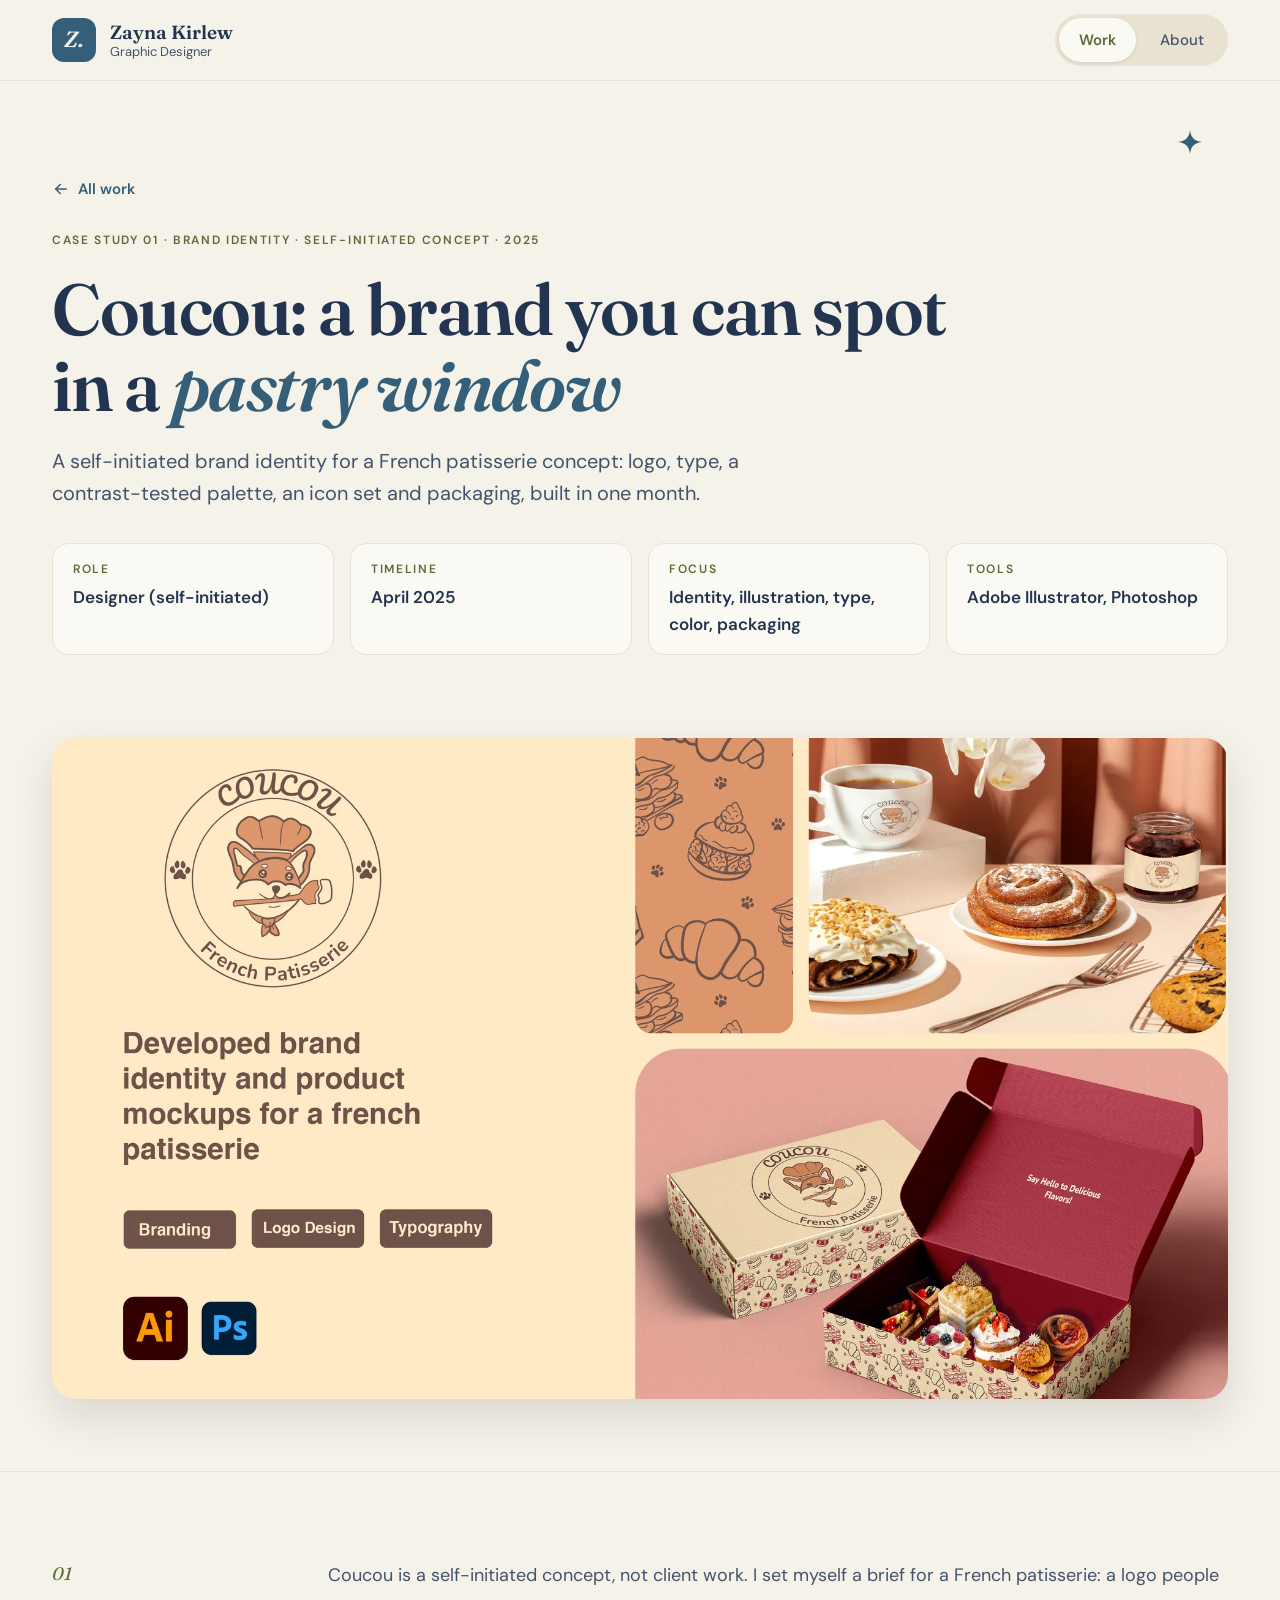
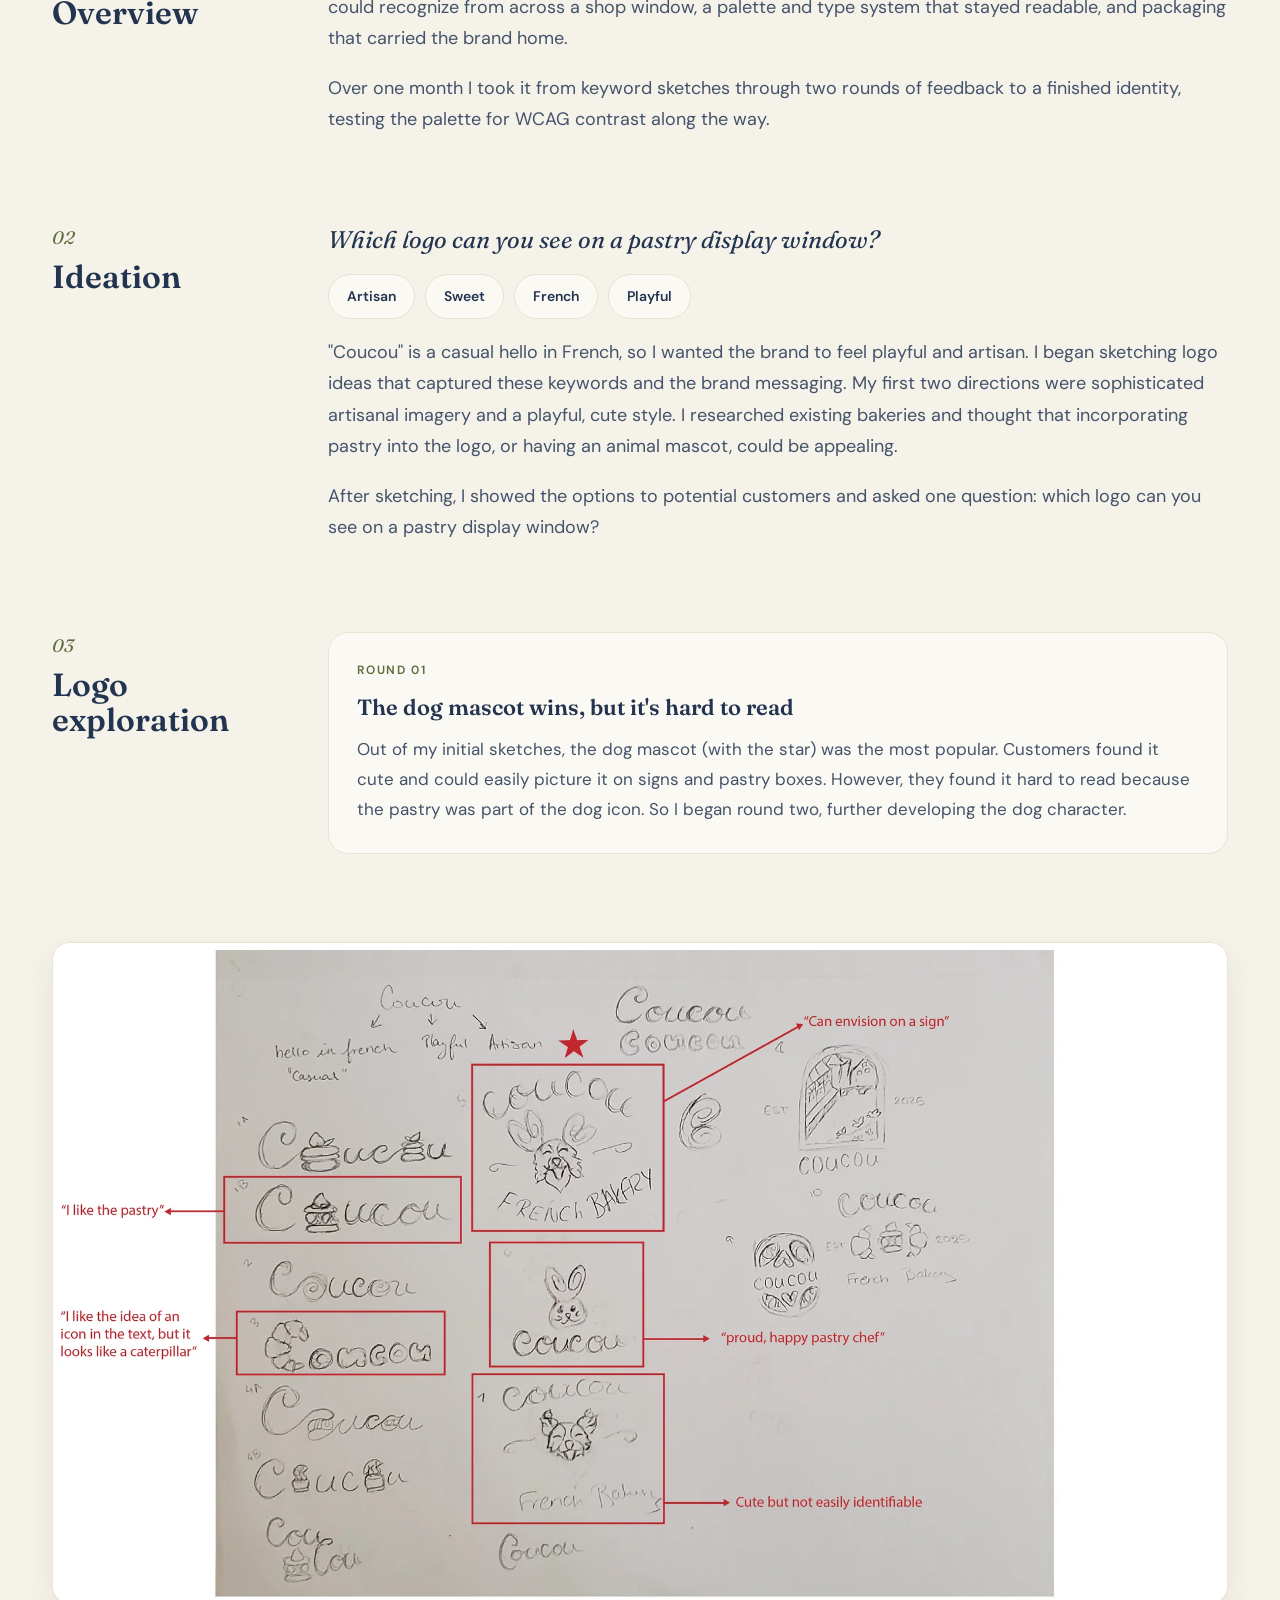
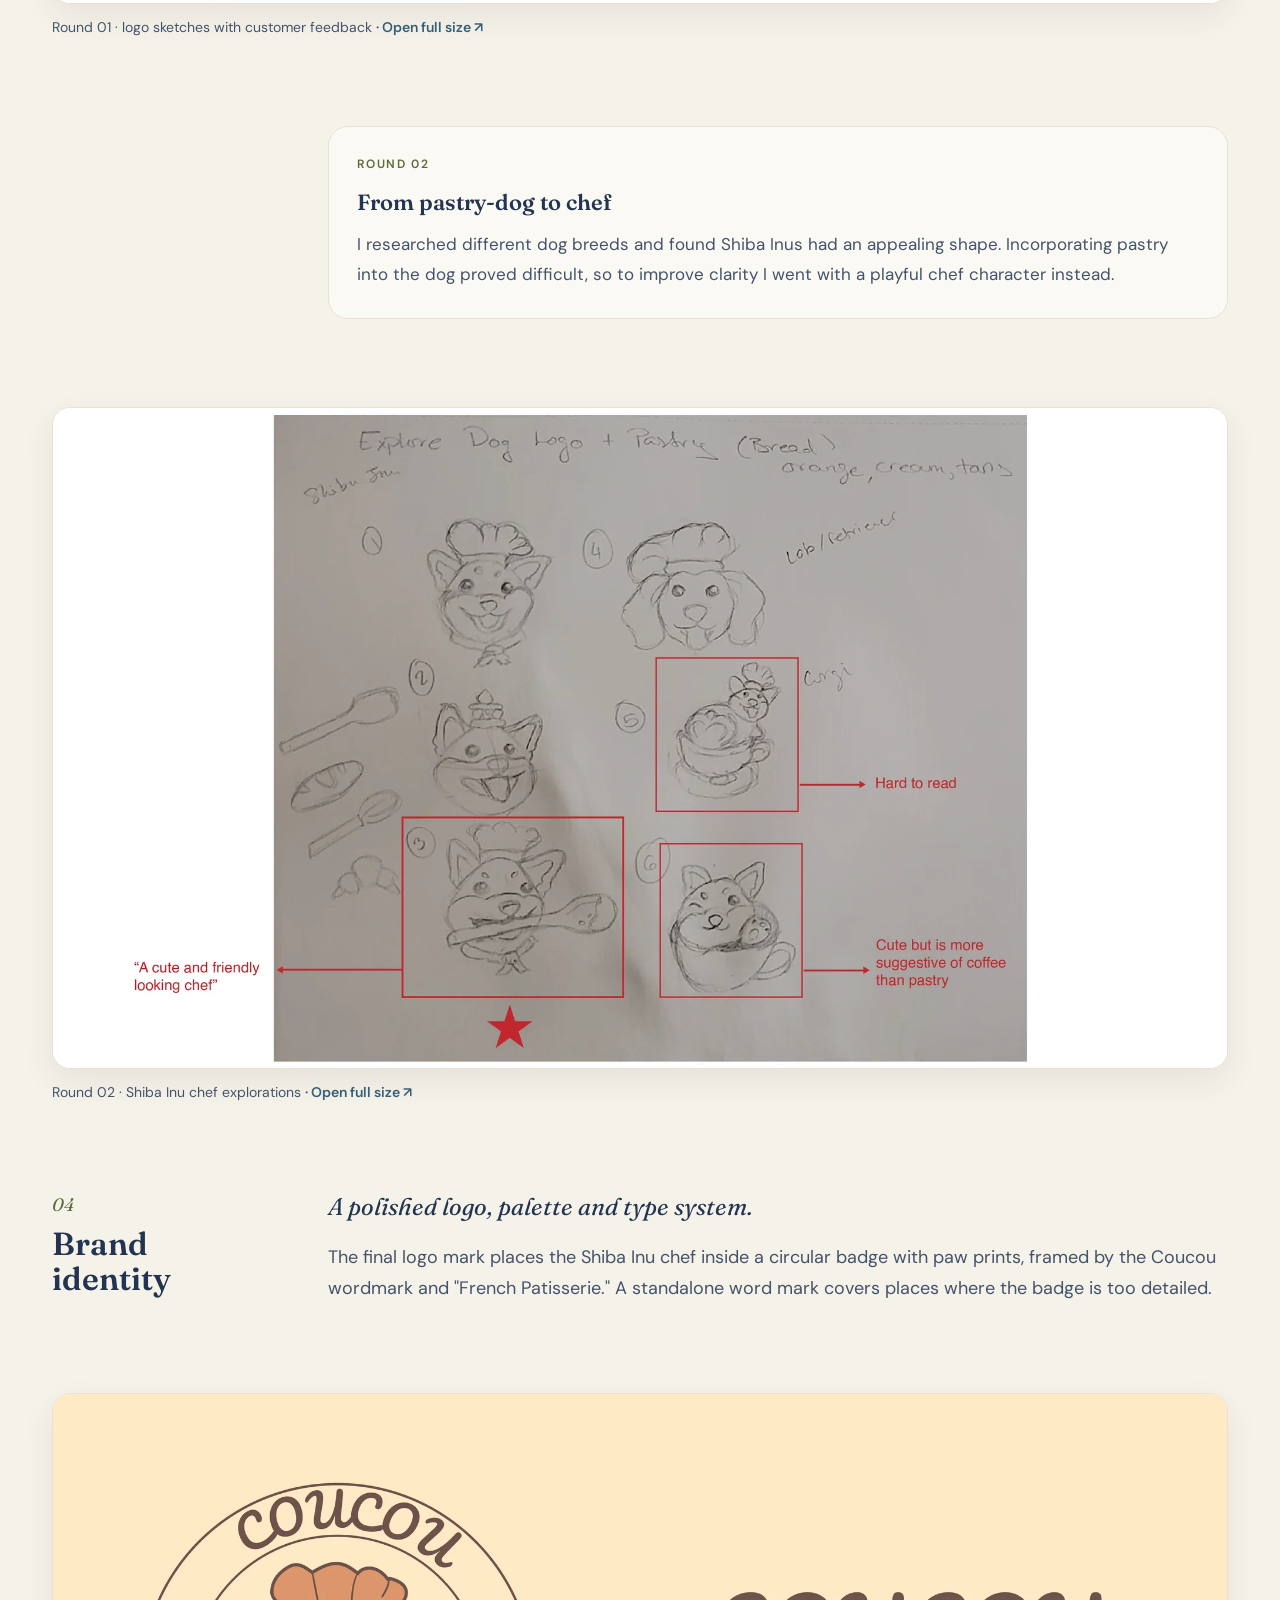
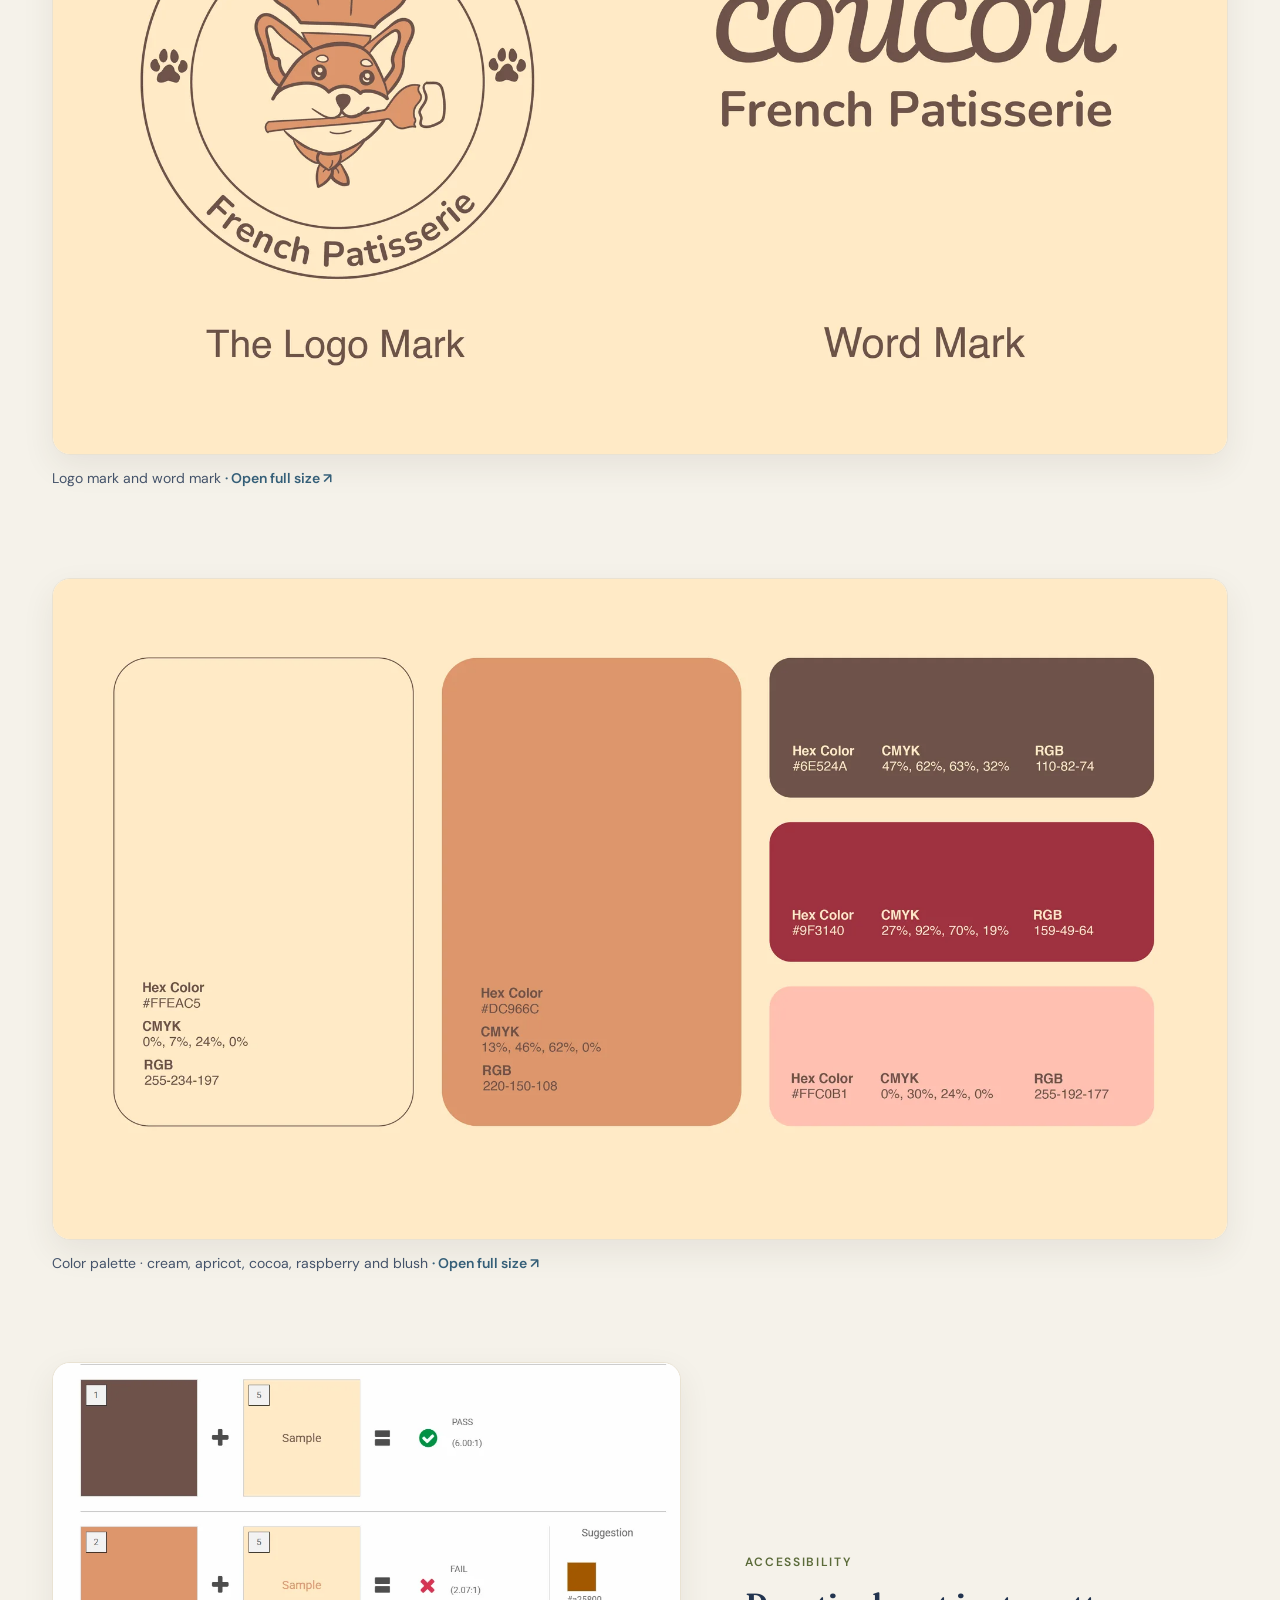
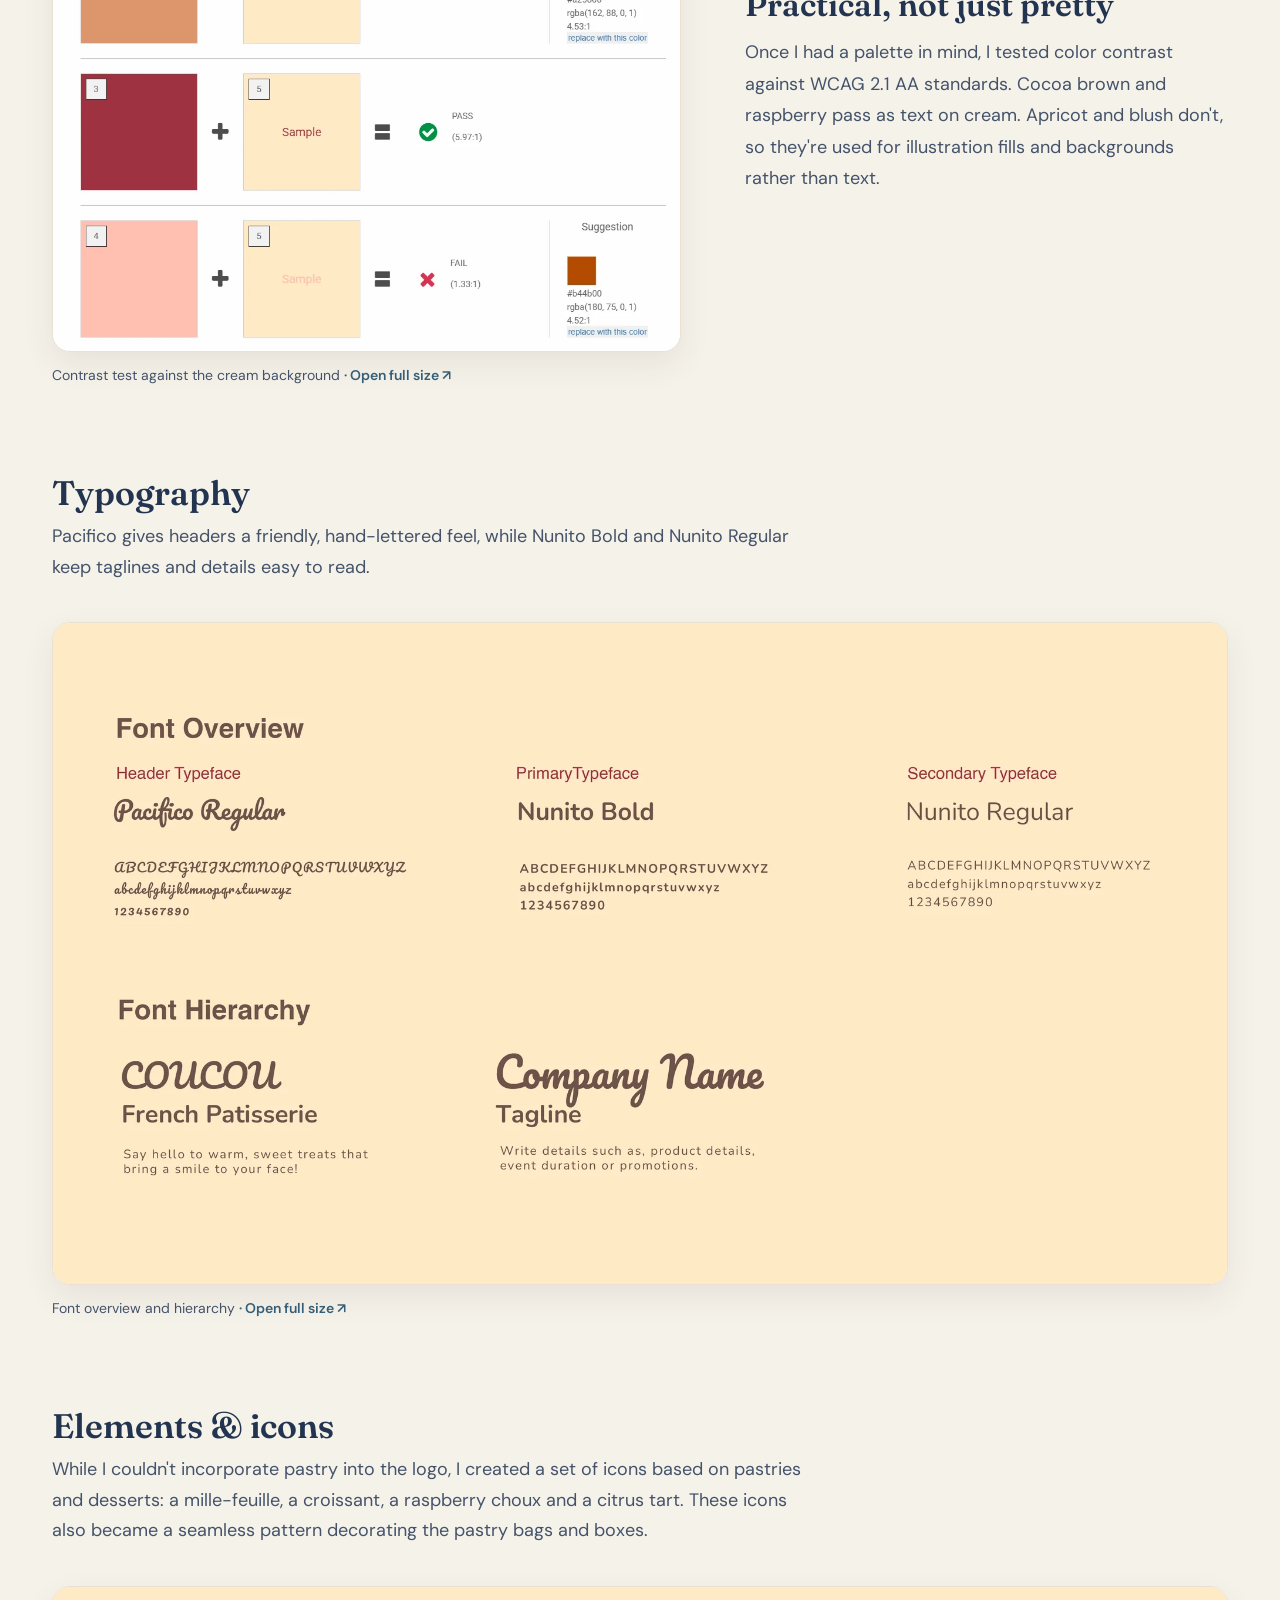
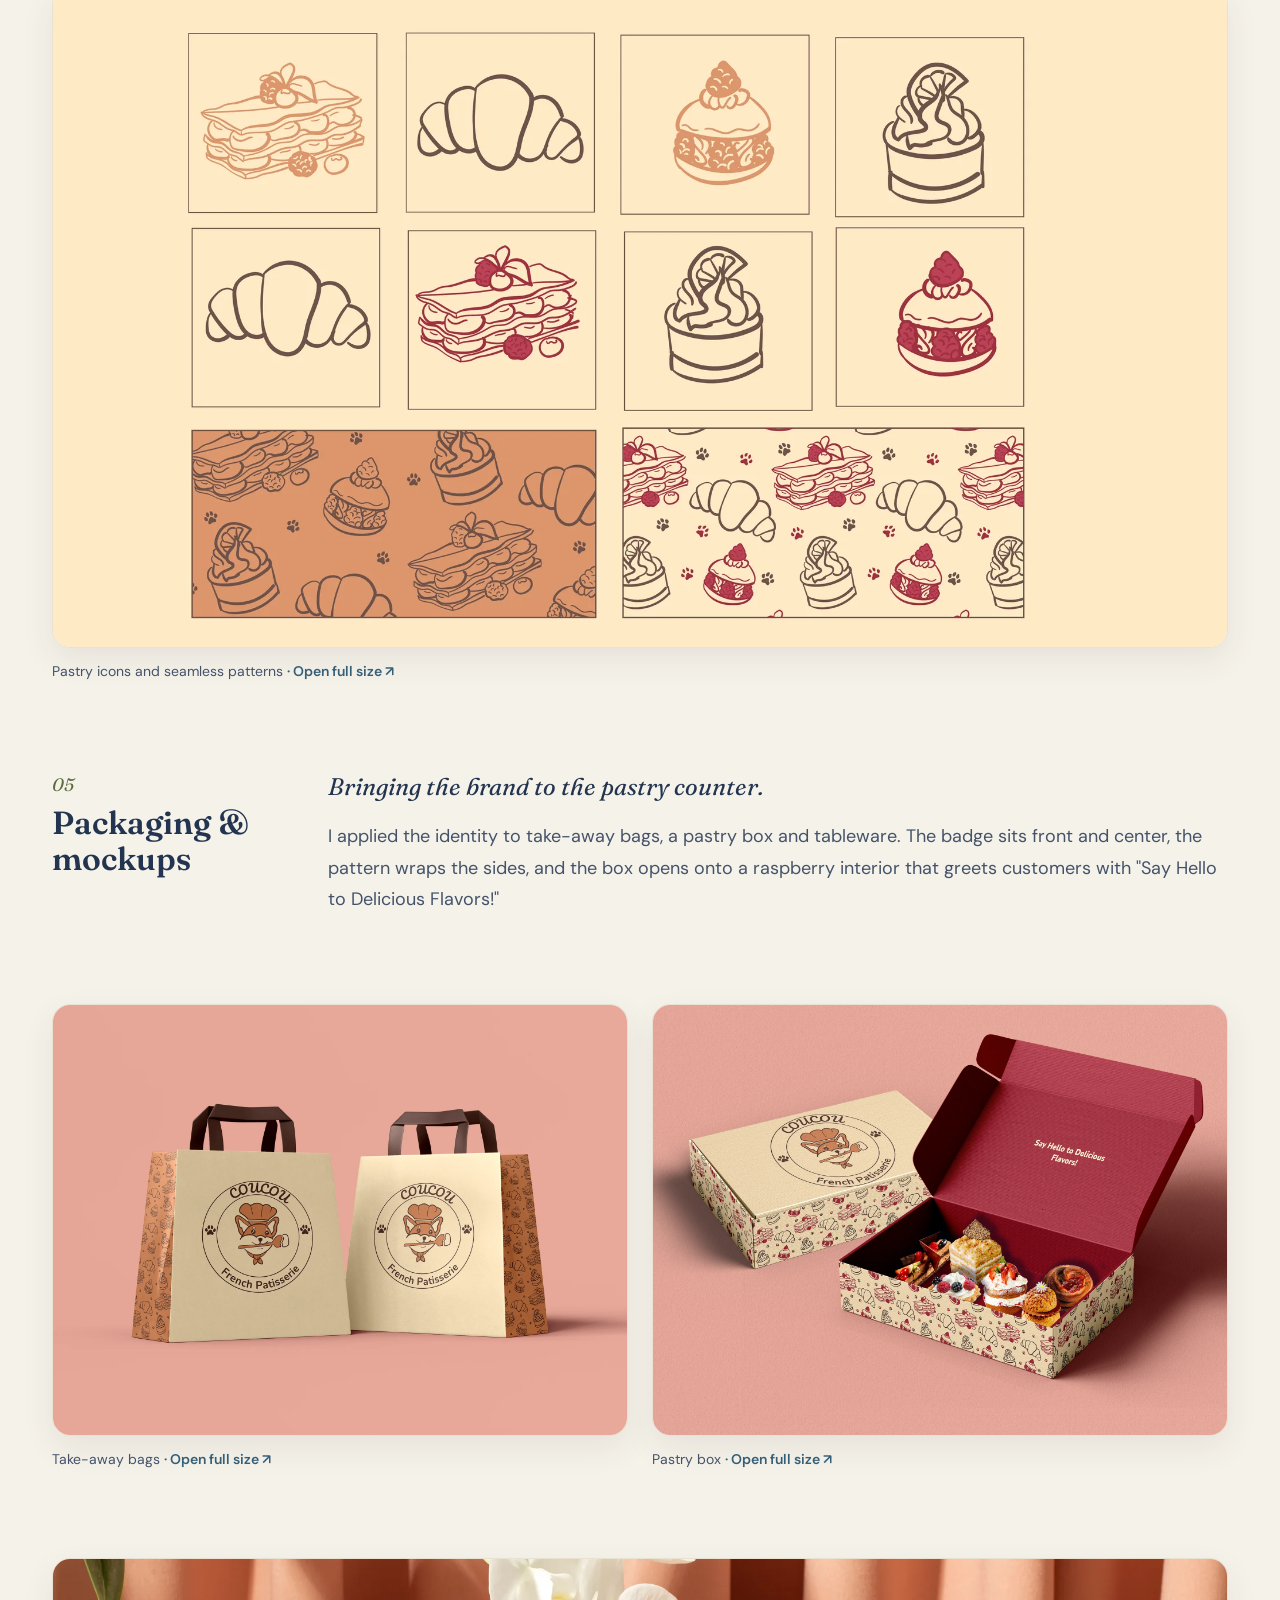
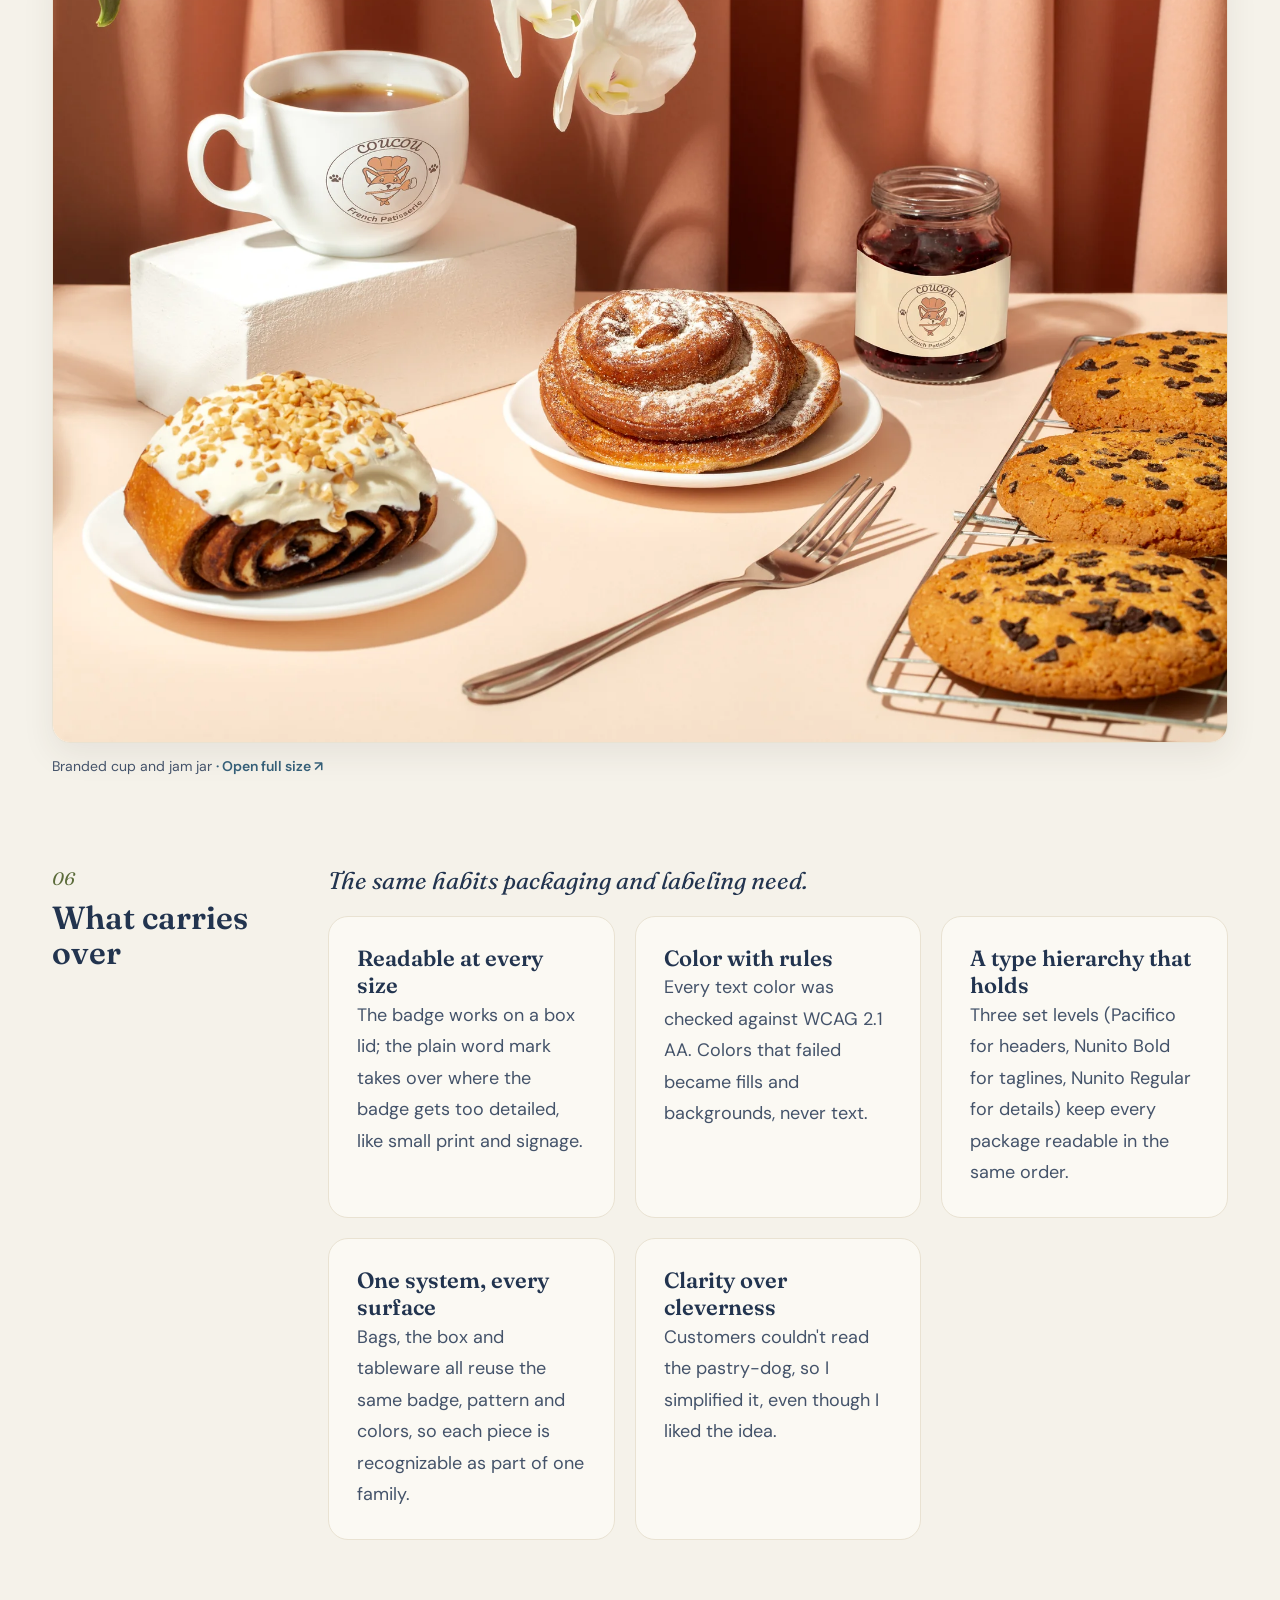
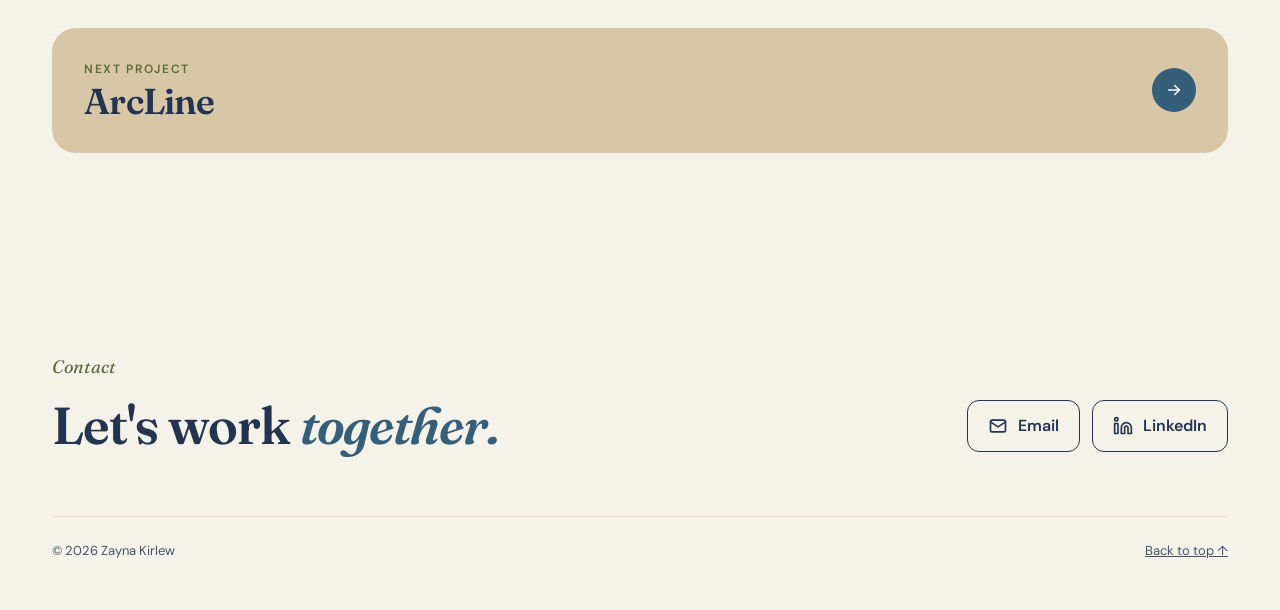
<file: projects/coucou.html>
<!doctype html>
<html lang="en">
<head>
<meta charset="utf-8">
<meta name="viewport" content="width=device-width, initial-scale=1">
<title>Coucou French Patisserie · Zayna Kirlew</title>
<meta name="description" content="Coucou: a self-initiated brand identity concept by Zayna Kirlew, covering logo, typography, a WCAG-tested color palette, pastry icons and packaging.">
<meta property="og:url" content="https://zkirlew.github.io/design/projects/coucou.html">
<meta property="og:image" content="https://zkirlew.github.io/design/assets/img/covers/coucou.webp">
<link rel="icon" href="../assets/img/favicon.svg" type="image/svg+xml">
<link rel="preconnect" href="https://fonts.googleapis.com">
<link rel="preconnect" href="https://fonts.gstatic.com" crossorigin>
<link href="https://fonts.googleapis.com/css2?family=Fraunces:ital,opsz,wght@0,9..144,500;0,9..144,600;1,9..144,500;1,9..144,600&family=DM+Sans:wght@400;500;600;700&display=swap" rel="stylesheet">
<link rel="stylesheet" href="../assets/css/style.css?v=20261125b">
</head>
<body>
<a class="skip" href="#main">Skip to content</a>

<header class="site-header">
  <div class="wrap">
    <a class="brand" href="../index.html" aria-label="Zayna Kirlew, home">
      <span class="brand-mark" aria-hidden="true">Z.</span>
      <span class="brand-text">
        <span class="brand-name">Zayna Kirlew</span>
        <span class="brand-role">Graphic Designer</span>
      </span>
    </a>
    <nav class="nav" aria-label="Main">
      <a href="../index.html#work" aria-current="page">Work</a>
      <a href="../about.html">About</a>
    </nav>
  </div>
</header>

<main id="main">
  <section class="cs-hero" aria-labelledby="cs-title">
    <svg class="sparkle" aria-hidden="true" width="26" height="26" viewBox="0 0 24 24" style="right:6%;top:48px"><path d="M12 1C12.8 8 16 11.2 23 12C16 12.8 12.8 16 12 23C11.2 16 8 12.8 1 12C8 11.2 11.2 8 12 1Z" fill="#355F78"/></svg>
    <div class="wrap">
      <a class="back" href="../index.html#work">
        <svg aria-hidden="true" width="18" height="18" viewBox="0 0 24 24" fill="none" stroke="currentColor" stroke-width="2" stroke-linecap="round" stroke-linejoin="round"><path d="M19 12H5"/><path d="M11 18l-6-6 6-6"/></svg>
        All work
      </a>
      <span class="label">Case study 01 · Brand identity · Self-initiated concept · 2025</span>
      <h1 id="cs-title">Coucou: a brand you can spot in a <span class="accent">pastry window</span></h1>
      <p class="lead">A self-initiated brand identity for a French patisserie concept: logo, type, a contrast-tested palette, an icon set and packaging, built in one month.</p>
      <dl class="facts">
        <div class="fact"><dt>Role</dt><dd>Designer (self-initiated)</dd></div>
        <div class="fact"><dt>Timeline</dt><dd>April 2025</dd></div>
        <div class="fact"><dt>Focus</dt><dd>Identity, illustration, type, color, packaging</dd></div>
        <div class="fact"><dt>Tools</dt><dd>Adobe Illustrator, Photoshop</dd></div>
      </dl>
      <figure class="cs-cover"><img src="../assets/img/covers/coucou.webp" alt="Coucou branding: Shiba Inu chef logo, pastry icon pattern, branded cup and jar, and an open pastry box" width="1920" height="1080"></figure>
    </div>
  </section>

  <div class="wrap cs-body">

    <section class="cs-section" aria-labelledby="s-overview">
      <header><span class="num">01</span><h2 id="s-overview">Overview</h2></header>
      <div class="content">
        <p>Coucou is a self-initiated concept, not client work. I set myself a brief for a French patisserie: a logo people could recognize from across a shop window, a palette and type system that stayed readable, and packaging that carried the brand home.</p>
        <p>Over one month I took it from keyword sketches through two rounds of feedback to a finished identity, testing the palette for WCAG contrast along the way.</p>
      </div>
    </section>

    <section class="cs-section" aria-labelledby="s-ideation">
      <header><span class="num">02</span><h2 id="s-ideation">Ideation</h2></header>
      <div class="content">
        <p class="sub">Which logo can you see on a pastry display window?</p>
        <div class="pills" aria-label="Brand keywords">
          <span class="pill">Artisan</span>
          <span class="pill">Sweet</span>
          <span class="pill">French</span>
          <span class="pill">Playful</span>
        </div>
        <p>"Coucou" is a casual hello in French, so I wanted the brand to feel playful and artisan. I began sketching logo ideas that captured these keywords and the brand messaging. My first two directions were sophisticated artisanal imagery and a playful, cute style. I researched existing bakeries and thought that incorporating pastry into the logo, or having an animal mascot, could be appealing.</p>
        <p>After sketching, I showed the options to potential customers and asked one question: which logo can you see on a pastry display window?</p>
      </div>
    </section>

    <section class="cs-section" aria-labelledby="s-rounds">
      <header><span class="num">03</span><h2 id="s-rounds">Logo exploration</h2></header>
      <div class="content">
        <div class="decision">
          <span class="label">Round 01</span>
          <h3>The dog mascot wins, but it's hard to read</h3>
          <p>Out of my initial sketches, the dog mascot (with the star) was the most popular. Customers found it cute and could easily picture it on signs and pastry boxes. However, they found it hard to read because the pastry was part of the dog icon. So I began round two, further developing the dog character.</p>
        </div>
      </div>
    </section>
    <figure class="cs-wide"><a href="../assets/img/coucou/sketches-round1.webp" target="_blank" rel="noopener"><img src="../assets/img/coucou/sketches-round1.webp" alt="Round one logo sketches annotated with customer feedback. The starred dog mascot with "French Bakery" lettering drew comments like "Can envision on a sign." Other notes: "I like the pastry," "I like the idea of an icon in the text, but it looks like a caterpillar," "proud, happy pastry chef," and "Cute but not easily identifiable."" width="2000" height="1125" loading="lazy"></a><figcaption>Round 01 · logo sketches with customer feedback <span class="zoom">· Open full size ↗</span></figcaption></figure>
    <section class="cs-section" aria-label="Round 02">
      <header></header>
      <div class="content">
        <div class="decision">
          <span class="label">Round 02</span>
          <h3>From pastry-dog to chef</h3>
          <p>I researched different dog breeds and found Shiba Inus had an appealing shape. Incorporating pastry into the dog proved difficult, so to improve clarity I went with a playful chef character instead.</p>
        </div>
      </div>
    </section>
    <figure class="cs-wide"><a href="../assets/img/coucou/sketches-round2.webp" target="_blank" rel="noopener"><img src="../assets/img/coucou/sketches-round2.webp" alt="Round two sketches exploring a dog logo with pastry and baking tools. The starred Shiba Inu chef holding a wooden spoon was called "A cute and friendly looking chef." A corgi in a teacup was "Hard to read," and a Shiba in a cup was "Cute but is more suggestive of coffee than pastry."" width="2000" height="1125" loading="lazy"></a><figcaption>Round 02 · Shiba Inu chef explorations <span class="zoom">· Open full size ↗</span></figcaption></figure>

    <section class="cs-section" aria-labelledby="s-identity">
      <header><span class="num">04</span><h2 id="s-identity">Brand identity</h2></header>
      <div class="content">
        <p class="sub">A polished logo, palette and type system.</p>
        <p>The final logo mark places the Shiba Inu chef inside a circular badge with paw prints, framed by the Coucou wordmark and "French Patisserie." A standalone word mark covers places where the badge is too detailed.</p>
      </div>
    </section>
    <figure class="cs-wide"><a href="../assets/img/coucou/logo.webp" target="_blank" rel="noopener"><img src="../assets/img/coucou/logo.webp" alt="The final Coucou logo mark: a Shiba Inu chef in a toque and neckerchief holding a wooden spoon, inside a circular badge with paw prints, "coucou" in script above and "French Patisserie" below. Beside it, the word mark on its own." width="2000" height="1125" loading="lazy"></a><figcaption>Logo mark and word mark <span class="zoom">· Open full size ↗</span></figcaption></figure>
    <figure class="cs-wide"><a href="../assets/img/coucou/palette.webp" target="_blank" rel="noopener"><img src="../assets/img/coucou/palette.webp" alt="The Coucou color palette: cream #FFEAC5, apricot #DC966C, cocoa brown #6E524A, raspberry #9F3140 and blush #FFC0B1, each with hex, CMYK and RGB values." width="2000" height="1125" loading="lazy"></a><figcaption>Color palette · cream, apricot, cocoa, raspberry and blush <span class="zoom">· Open full size ↗</span></figcaption></figure>
    <div class="cs-split wide-media">
      <figure class="cs-wide"><a href="../assets/img/coucou/contrast.webp" target="_blank" rel="noopener"><img src="../assets/img/coucou/contrast.webp" alt="WCAG contrast test of each palette color as text on cream. Cocoa brown passes at 6.00:1 and raspberry passes at 5.97:1. Apricot fails at 2.07:1 and blush fails at 1.33:1." width="1071" height="1004" loading="lazy"></a><figcaption>Contrast test against the cream background <span class="zoom">· Open full size ↗</span></figcaption></figure>
      <div class="cs-split-text">
        <span class="label">Accessibility</span>
        <h3>Practical, not just pretty</h3>
        <p>Once I had a palette in mind, I tested color contrast against WCAG 2.1 AA standards. Cocoa brown and raspberry pass as text on cream. Apricot and blush don't, so they're used for illustration fills and backgrounds rather than text.</p>
      </div>
    </div>
    <div class="cs-stack">
      <div class="cs-stack-head"><h3>Typography</h3><p>Pacifico gives headers a friendly, hand-lettered feel, while Nunito Bold and Nunito Regular keep taglines and details easy to read.</p></div>
      <figure class="cs-wide"><a href="../assets/img/coucou/typography.webp" target="_blank" rel="noopener"><img src="../assets/img/coucou/typography.webp" alt="Font overview and hierarchy: Pacifico Regular as the header typeface, Nunito Bold as the primary typeface and Nunito Regular as the secondary typeface, shown with "COUCOU," "French Patisserie" and the line "Say hello to warm, sweet treats that bring a smile to your face!"" width="2000" height="1125" loading="lazy"></a><figcaption>Font overview and hierarchy <span class="zoom">· Open full size ↗</span></figcaption></figure>
    </div>
    <div class="cs-stack">
      <div class="cs-stack-head"><h3>Elements &amp; icons</h3><p>While I couldn't incorporate pastry into the logo, I created a set of icons based on pastries and desserts: a mille-feuille, a croissant, a raspberry choux and a citrus tart. These icons also became a seamless pattern decorating the pastry bags and boxes.</p></div>
      <figure class="cs-wide"><a href="../assets/img/coucou/icons-pattern.webp" target="_blank" rel="noopener"><img src="../assets/img/coucou/icons-pattern.webp" alt="Line-drawn pastry icons in apricot, cocoa and raspberry, and two seamless patterns built from them with paw prints: cocoa on apricot, and raspberry and cocoa on cream." width="2000" height="1125" loading="lazy"></a><figcaption>Pastry icons and seamless patterns <span class="zoom">· Open full size ↗</span></figcaption></figure>
    </div>

    <section class="cs-section" aria-labelledby="s-mockups">
      <header><span class="num">05</span><h2 id="s-mockups">Packaging &amp; mockups</h2></header>
      <div class="content">
        <p class="sub">Bringing the brand to the pastry counter.</p>
        <p>I applied the identity to take-away bags, a pastry box and tableware. The badge sits front and center, the pattern wraps the sides, and the box opens onto a raspberry interior that greets customers with "Say Hello to Delicious Flavors!"</p>
      </div>
    </section>
    <div class="cs-pair">
      <figure class="cs-wide"><a href="../assets/img/coucou/bags.webp" target="_blank" rel="noopener"><img src="../assets/img/coucou/bags.webp" alt="Two kraft paper bags with dark handles, each printed with the Coucou badge on the front and the pastry pattern on the sides." width="2000" height="1500" loading="lazy"></a><figcaption>Take-away bags <span class="zoom">· Open full size ↗</span></figcaption></figure>
      <figure class="cs-wide"><a href="../assets/img/coucou/box.webp" target="_blank" rel="noopener"><img src="../assets/img/coucou/box.webp" alt="An open Coucou pastry box filled with pastries: the lid shows the badge, the sides carry the raspberry pastry pattern, and the raspberry interior reads "Say Hello to Delicious Flavors!"" width="2000" height="1500" loading="lazy"></a><figcaption>Pastry box <span class="zoom">· Open full size ↗</span></figcaption></figure>
    </div>
    <figure class="cs-wide"><a href="../assets/img/coucou/cup-jar.webp" target="_blank" rel="noopener"><img src="../assets/img/coucou/cup-jar.webp" alt="A styled table with pastries, cookies, a teacup and a jam jar, both printed with the Coucou badge." width="2000" height="1333" loading="lazy"></a><figcaption>Branded cup and jam jar <span class="zoom">· Open full size ↗</span></figcaption></figure>

    <section class="cs-section" aria-labelledby="s-takeaways">
      <header><span class="num">06</span><h2 id="s-takeaways">What carries over</h2></header>
      <div class="content">
        <p class="sub">The same habits packaging and labeling need.</p>
        <div class="cards">
          <div class="card"><h3>Readable at every size</h3><p>The badge works on a box lid; the plain word mark takes over where the badge gets too detailed, like small print and signage.</p></div>
          <div class="card"><h3>Color with rules</h3><p>Every text color was checked against WCAG 2.1 AA. Colors that failed became fills and backgrounds, never text.</p></div>
          <div class="card"><h3>A type hierarchy that holds</h3><p>Three set levels (Pacifico for headers, Nunito Bold for taglines, Nunito Regular for details) keep every package readable in the same order.</p></div>
          <div class="card"><h3>One system, every surface</h3><p>Bags, the box and tableware all reuse the same badge, pattern and colors, so each piece is recognizable as part of one family.</p></div>
          <div class="card"><h3>Clarity over cleverness</h3><p>Customers couldn't read the pastry-dog, so I simplified it, even though I liked the idea.</p></div>
        </div>
      </div>
    </section>

    <a class="next" href="arcline.html">
      <span style="display:flex;flex-direction:column;gap:4px">
        <span class="label">Next project</span>
        <span class="h2">ArcLine</span>
      </span>
      <span class="arrow" aria-hidden="true"><svg width="18" height="18" viewBox="0 0 24 24" fill="none" stroke="currentColor" stroke-width="2" stroke-linecap="round" stroke-linejoin="round"><path d="M5 12h14"/><path d="M13 6l6 6-6 6"/></svg></span>
    </a>

  </div>
</main>

<footer id="contact" class="site-footer wrap">
  <div class="footer-top">
    <div style="display:flex;flex-direction:column;gap:16px">
      <span class="num">Contact</span>
      <h2 class="h2">Let's work <span class="accent">together.</span></h2>
    </div>
    <div class="contact">
      <a class="btn btn-outline" href="mailto:zaynakirlew@gmail.com">
        <svg aria-hidden="true" width="20" height="20" viewBox="0 0 24 24" fill="none" stroke="currentColor" stroke-width="2" stroke-linecap="round" stroke-linejoin="round"><rect x="3" y="5" width="18" height="14" rx="2"/><path d="M3 7l9 6 9-6"/></svg>
        Email
      </a>
      <a class="btn btn-outline" href="https://www.linkedin.com/in/zkirlew/" target="_blank" rel="noopener">
        <svg aria-hidden="true" width="20" height="20" viewBox="0 0 24 24" fill="none" stroke="currentColor" stroke-width="2" stroke-linecap="round" stroke-linejoin="round"><path d="M16 8a6 6 0 0 1 6 6v7h-4v-7a2 2 0 0 0-4 0v7h-4v-7a6 6 0 0 1 6-6z"/><rect x="2" y="9" width="4" height="12"/><circle cx="4" cy="4" r="2"/></svg>
        LinkedIn
      </a>
    </div>
  </div>
  <div class="footer-bottom">
    <span>© <span data-year>2026</span> Zayna Kirlew</span>
    <a href="#main">Back to top ↑</a>
  </div>
</footer>

<script src="../assets/js/main.js?v=20261125b"></script>
</body>
</html>
</file>
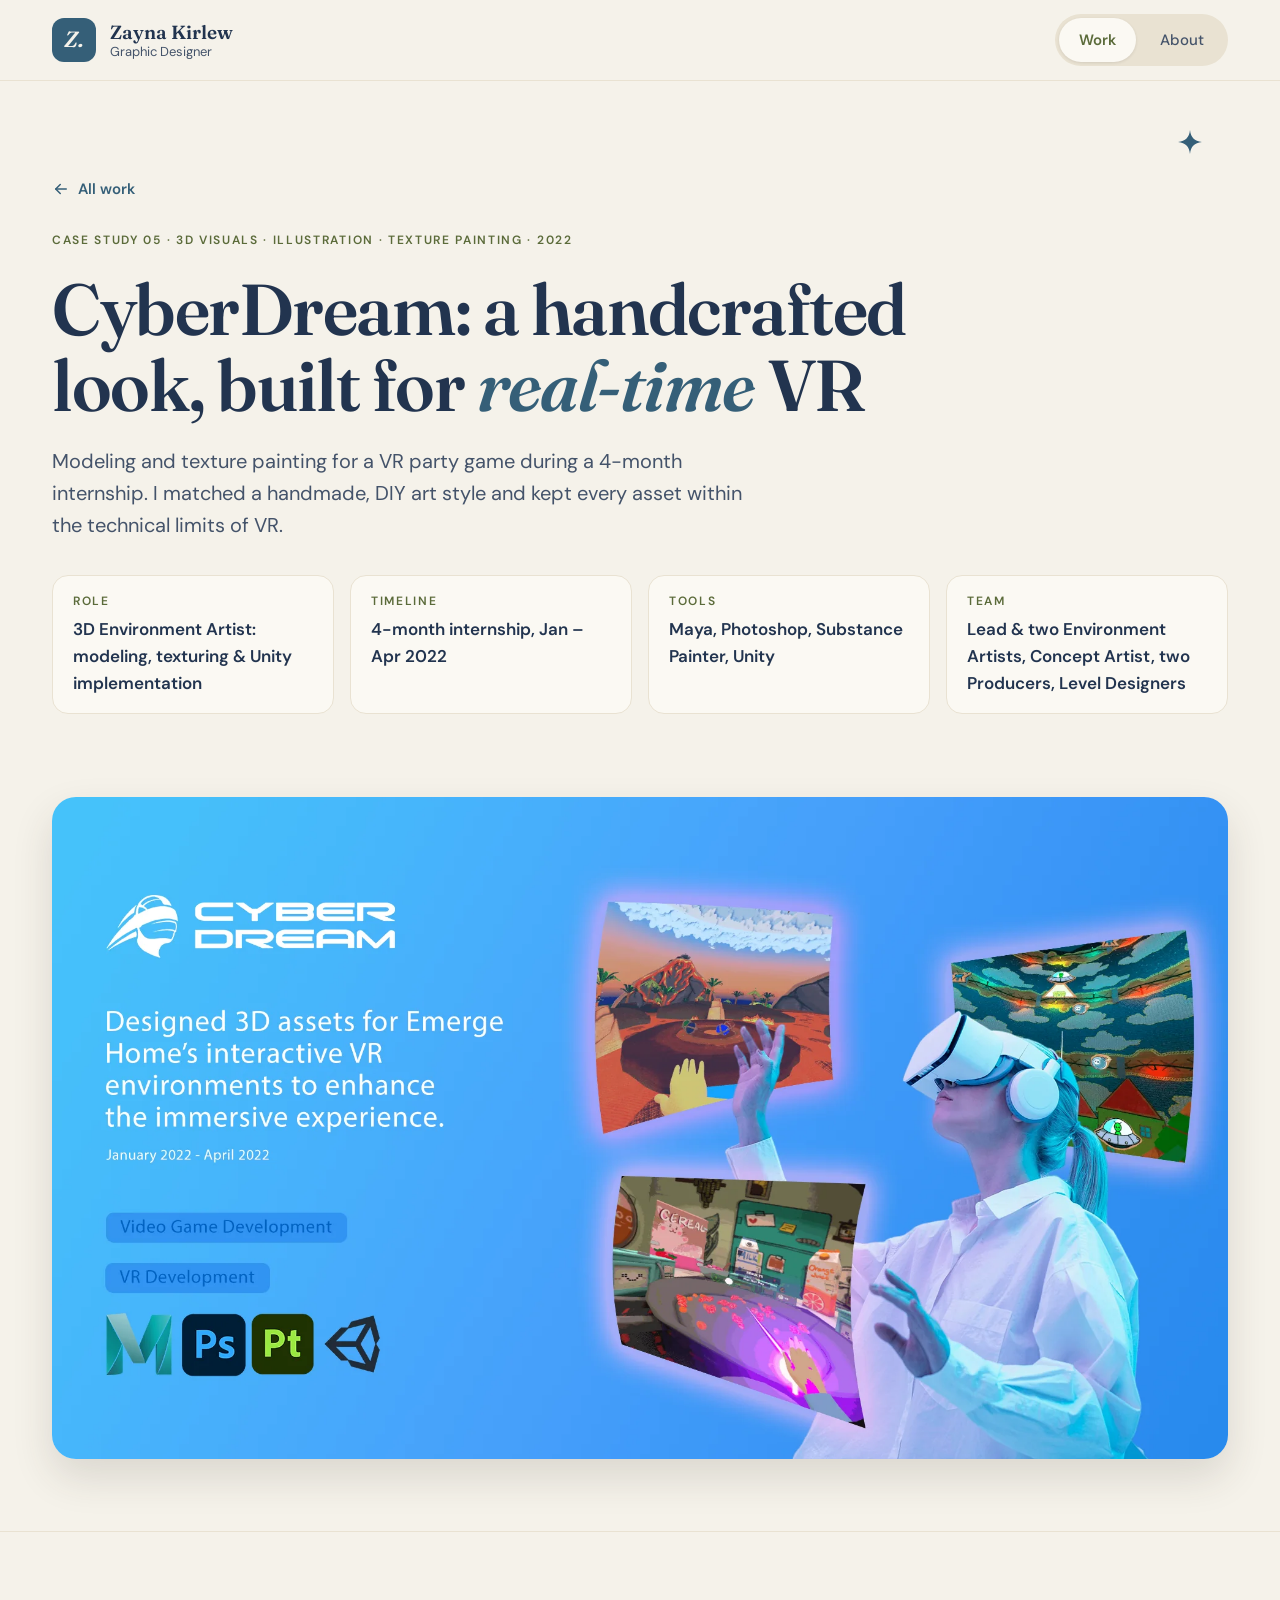
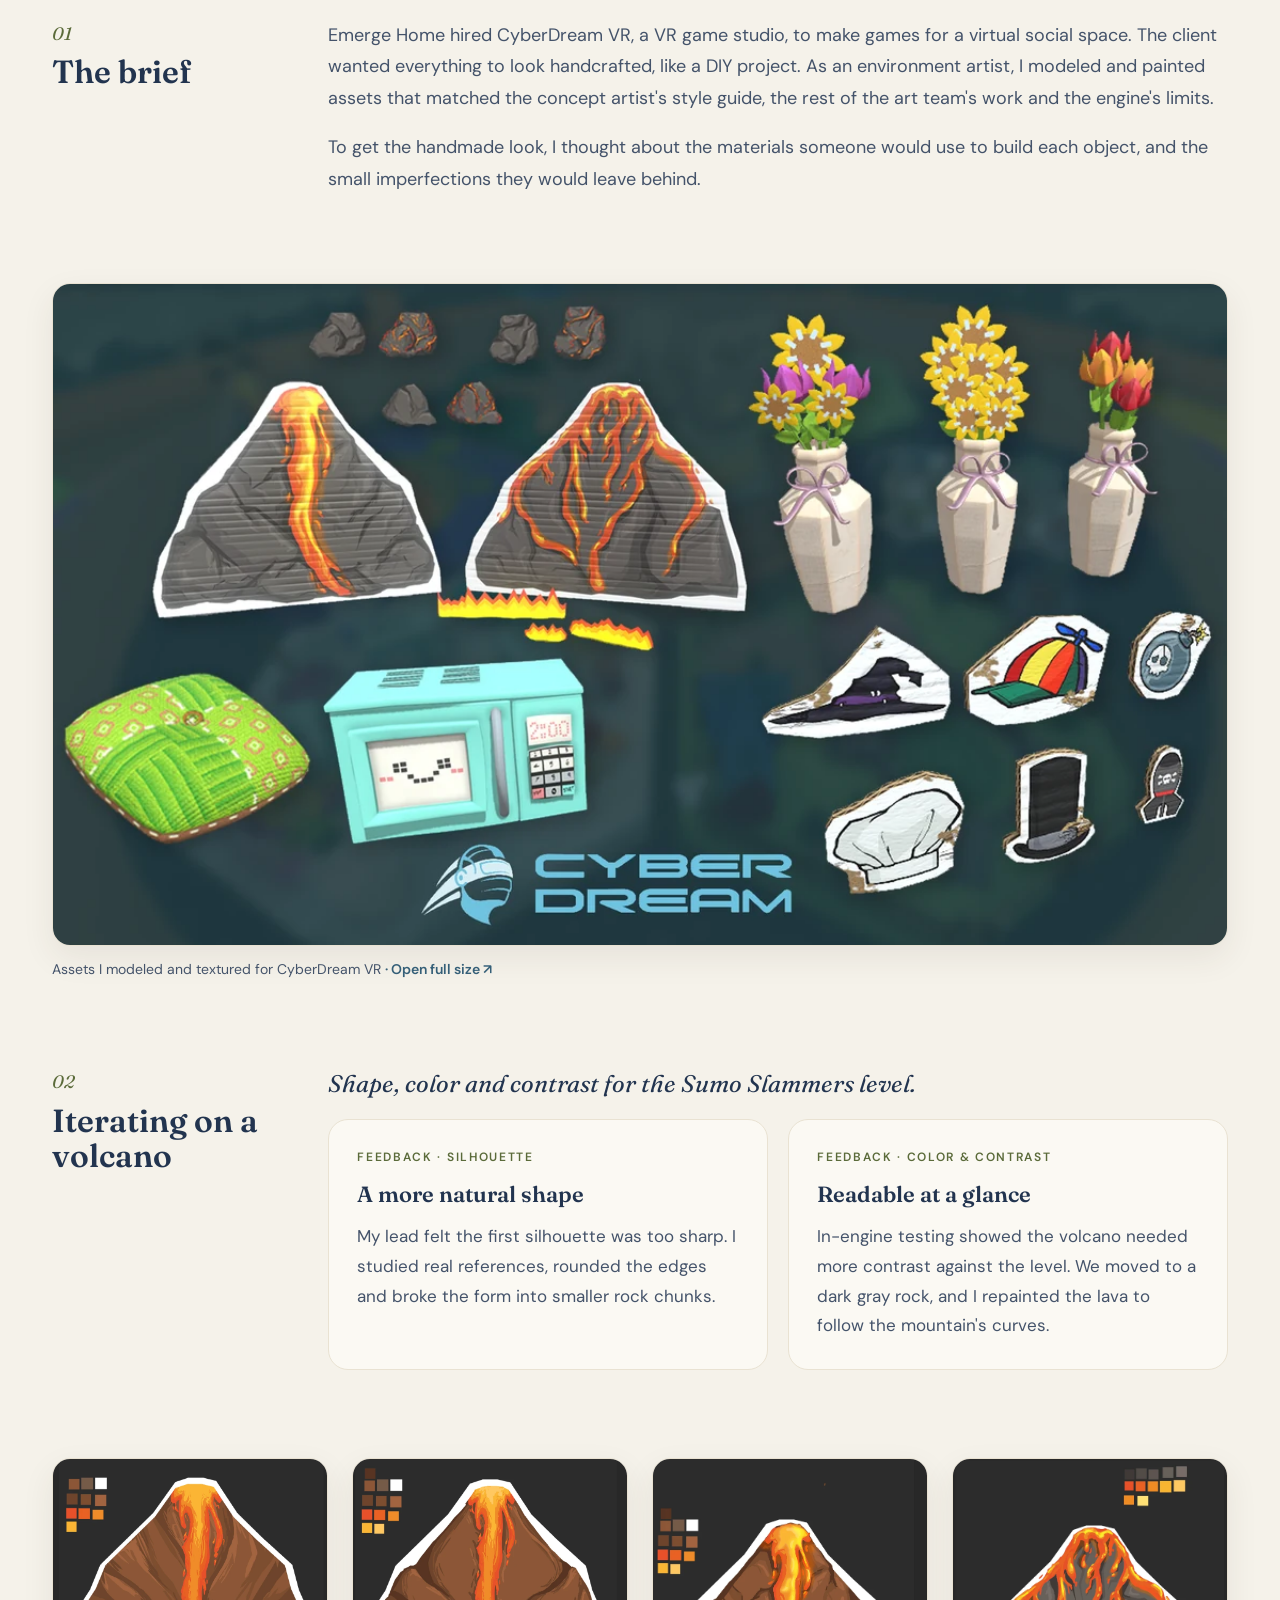
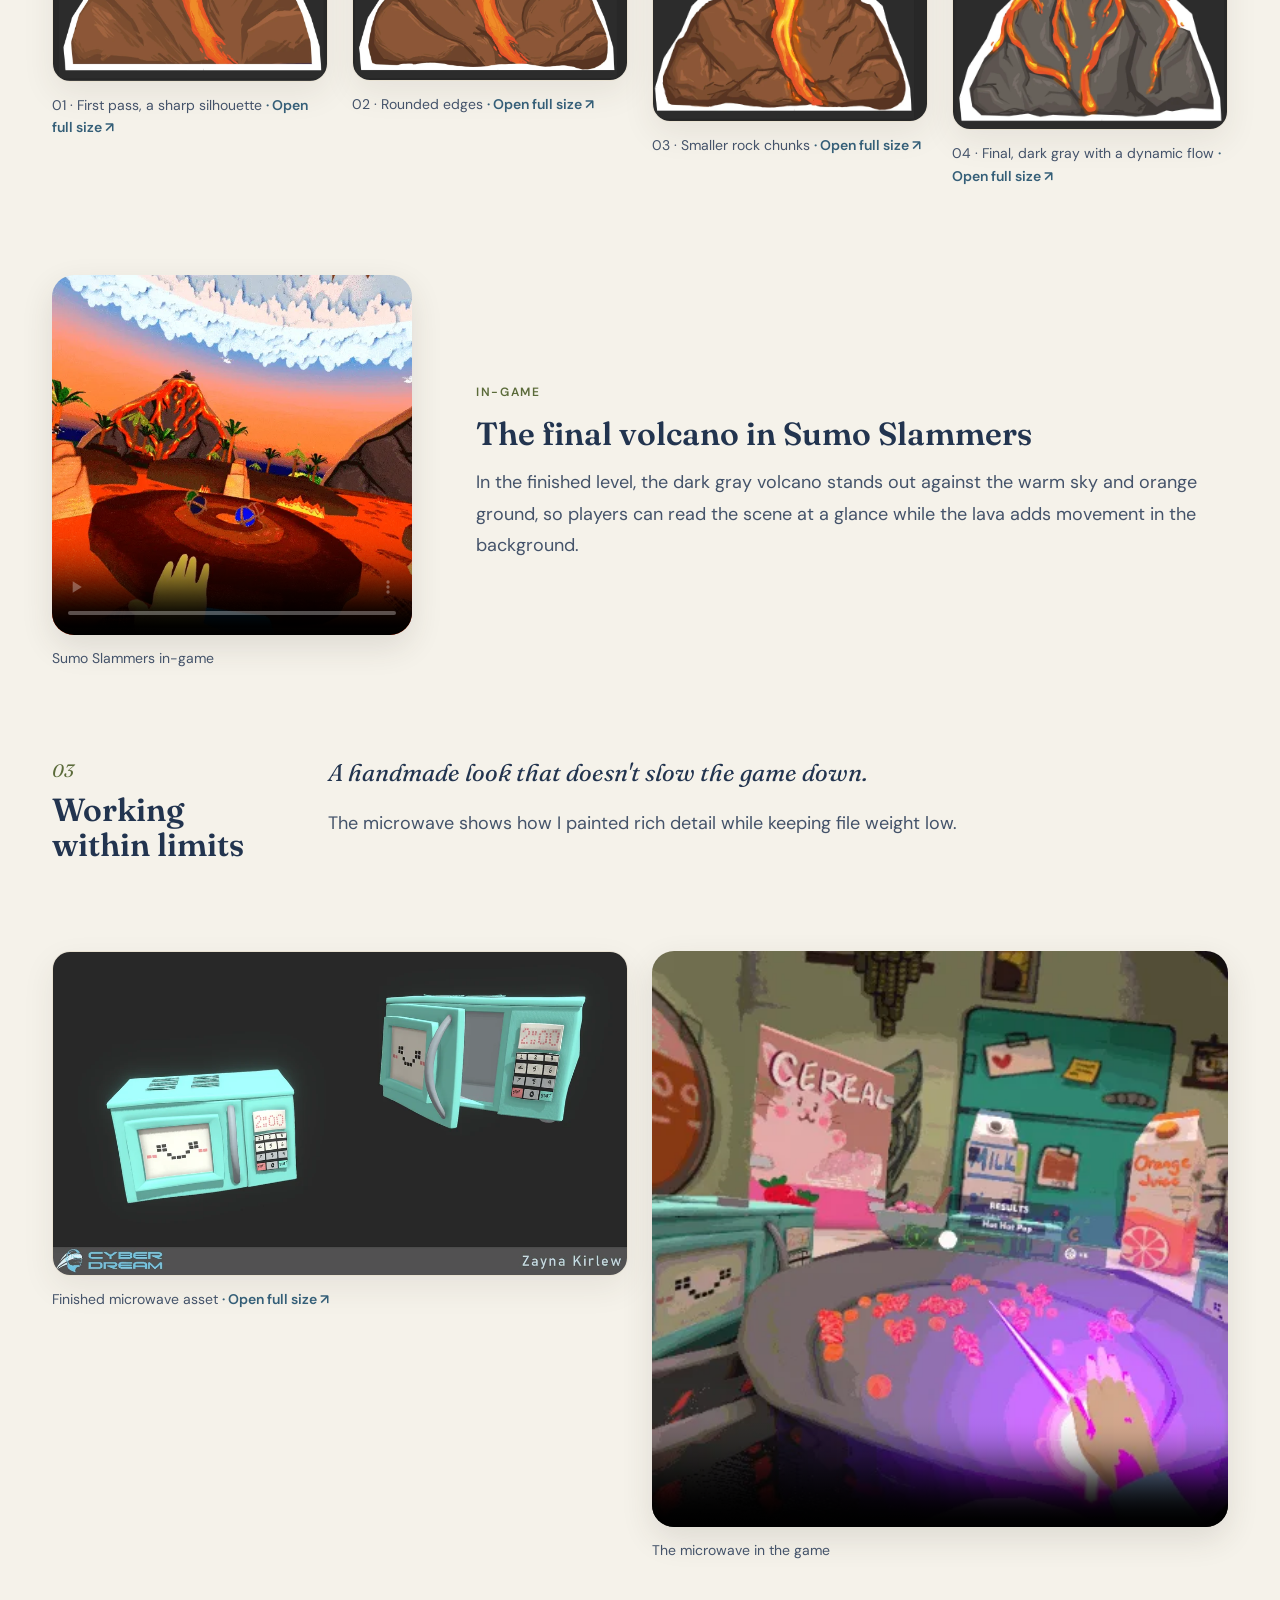
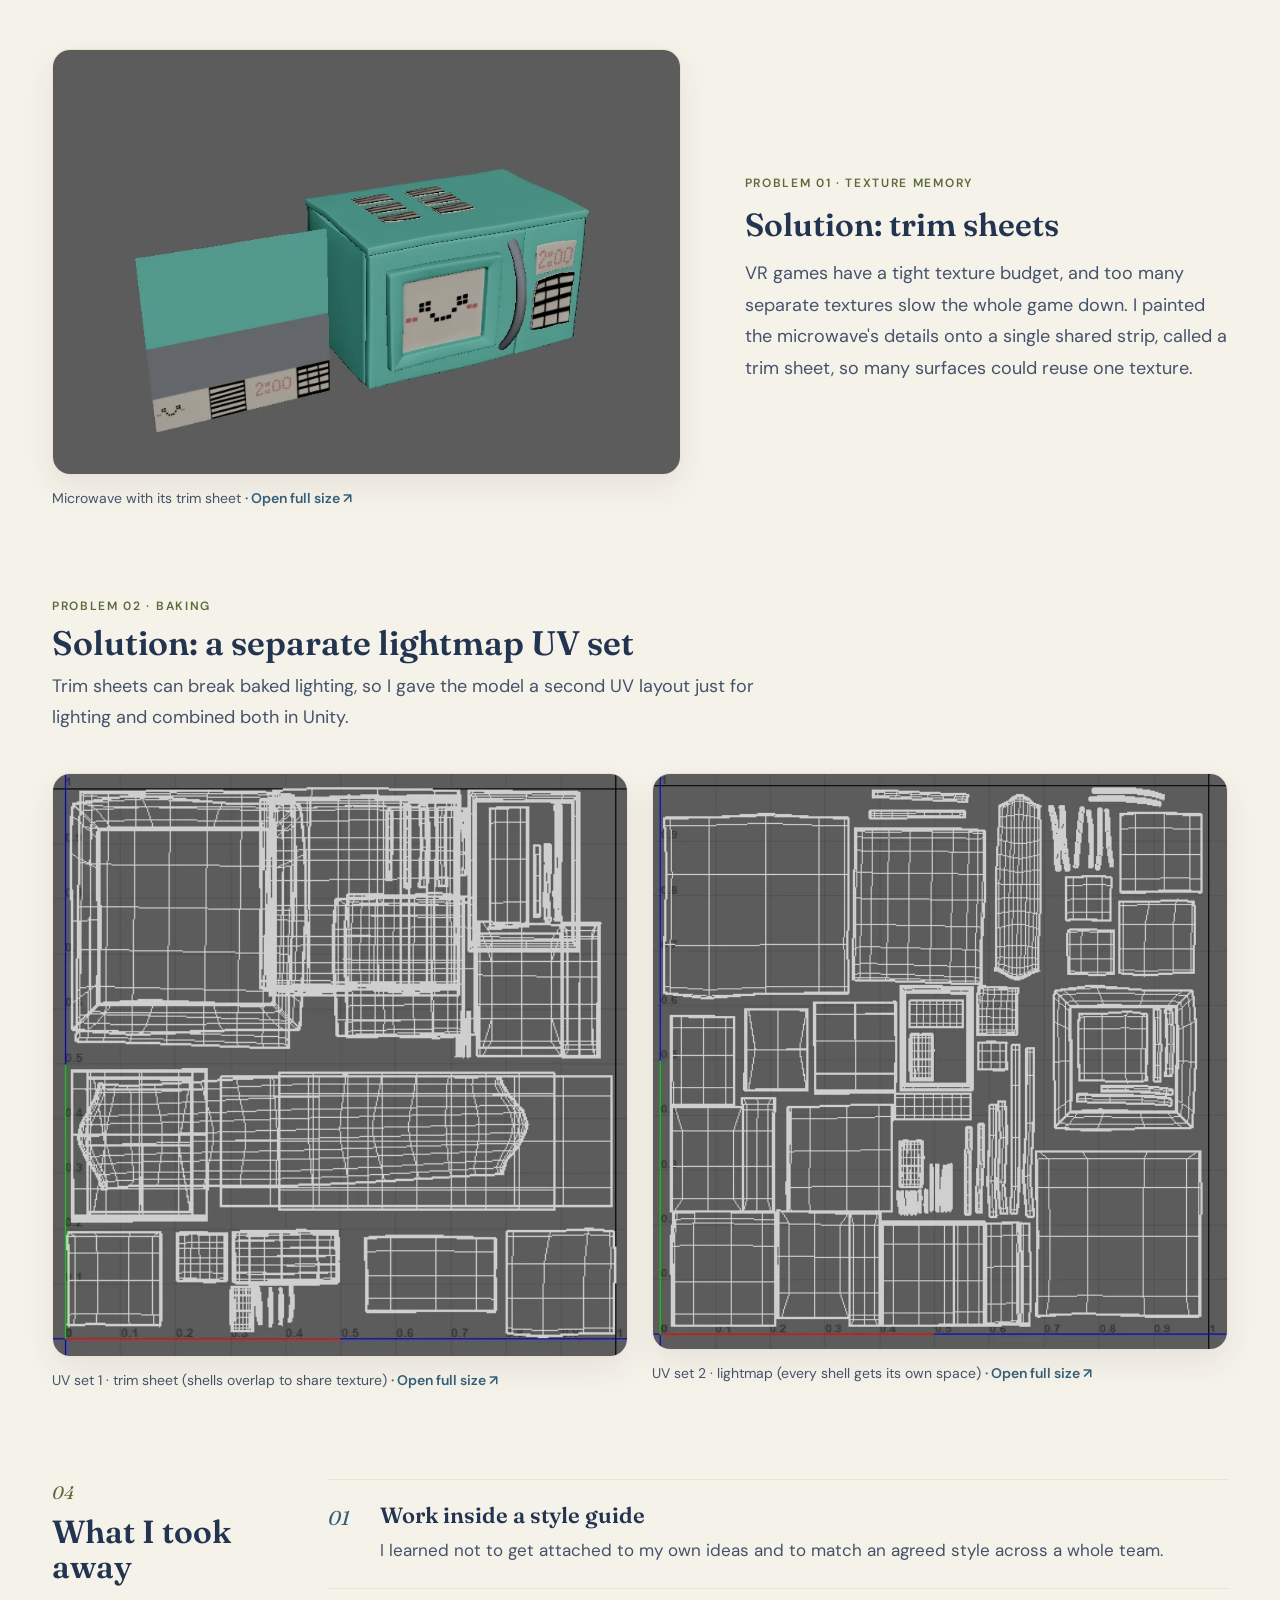
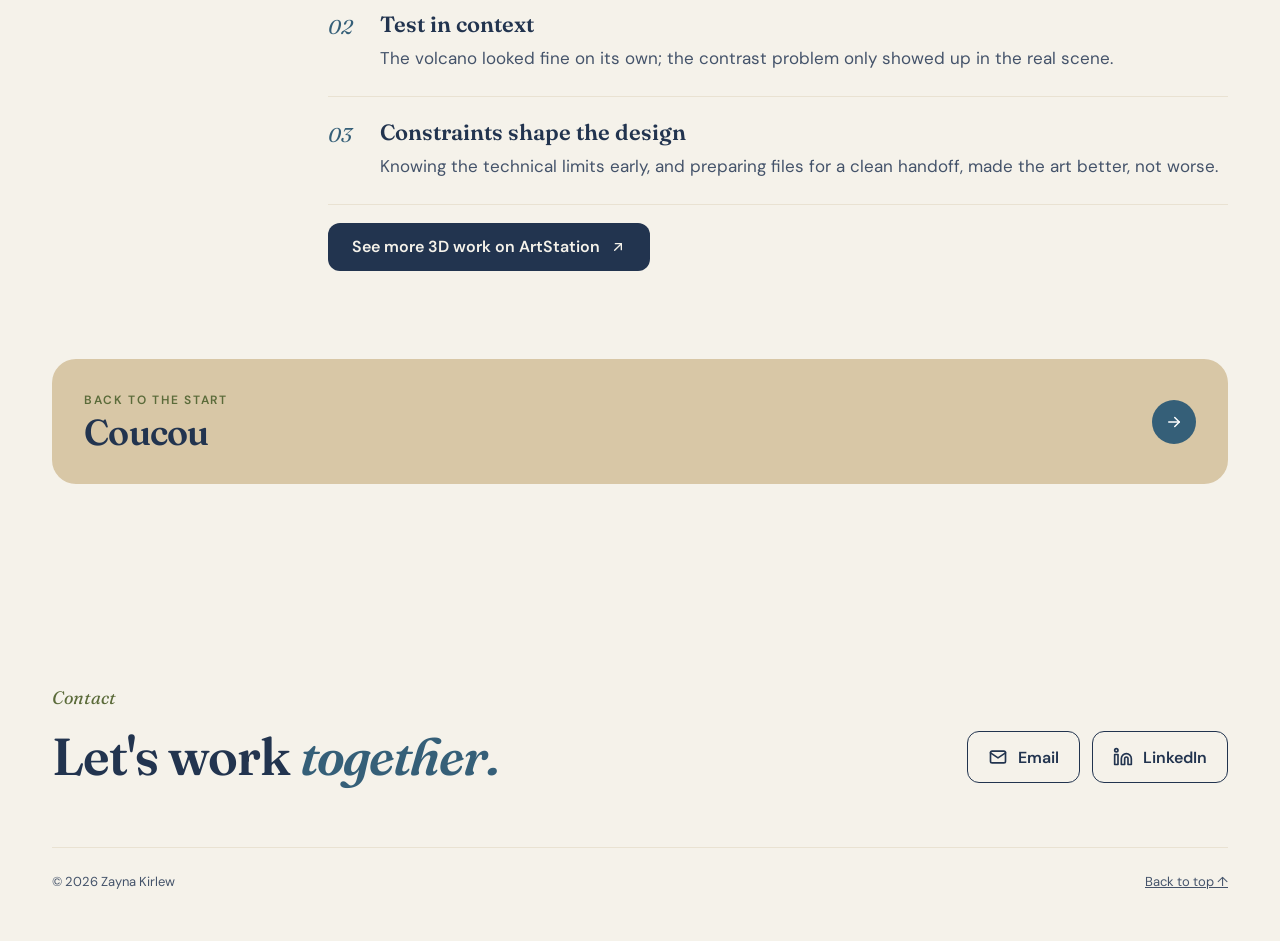
<file: projects/cyberdream.html>
<!doctype html>
<html lang="en">
<head>
<meta charset="utf-8">
<meta name="viewport" content="width=device-width, initial-scale=1">
<title>CyberDream VR · Zayna Kirlew</title>
<meta name="description" content="CyberDream VR: modeling and hand-painted textures for a VR party game, matching a handcrafted art style within real-time limits.">
<meta property="og:url" content="https://zkirlew.github.io/design/projects/cyberdream.html">
<meta property="og:image" content="https://zkirlew.github.io/design/assets/img/covers/cyberdream.webp">
<link rel="icon" href="../assets/img/favicon.svg" type="image/svg+xml">
<link rel="preconnect" href="https://fonts.googleapis.com">
<link rel="preconnect" href="https://fonts.gstatic.com" crossorigin>
<link href="https://fonts.googleapis.com/css2?family=Fraunces:ital,opsz,wght@0,9..144,500;0,9..144,600;1,9..144,500;1,9..144,600&family=DM+Sans:wght@400;500;600;700&display=swap" rel="stylesheet">
<link rel="stylesheet" href="../assets/css/style.css?v=20261125b">
</head>
<body>
<a class="skip" href="#main">Skip to content</a>

<header class="site-header">
  <div class="wrap">
    <a class="brand" href="../index.html" aria-label="Zayna Kirlew, home">
      <span class="brand-mark" aria-hidden="true">Z.</span>
      <span class="brand-text">
        <span class="brand-name">Zayna Kirlew</span>
        <span class="brand-role">Graphic Designer</span>
      </span>
    </a>
    <nav class="nav" aria-label="Main">
      <a href="../index.html#work" aria-current="page">Work</a>
      <a href="../about.html">About</a>
    </nav>
  </div>
</header>

<main id="main">
  <section class="cs-hero" aria-labelledby="cs-title">
    <svg class="sparkle" aria-hidden="true" width="26" height="26" viewBox="0 0 24 24" style="right:6%;top:48px"><path d="M12 1C12.8 8 16 11.2 23 12C16 12.8 12.8 16 12 23C11.2 16 8 12.8 1 12C8 11.2 11.2 8 12 1Z" fill="#355F78"/></svg>
    <div class="wrap">
      <a class="back" href="../index.html#work">
        <svg aria-hidden="true" width="18" height="18" viewBox="0 0 24 24" fill="none" stroke="currentColor" stroke-width="2" stroke-linecap="round" stroke-linejoin="round"><path d="M19 12H5"/><path d="M11 18l-6-6 6-6"/></svg>
        All work
      </a>
      <span class="label">Case study 05 · 3D visuals · Illustration · Texture painting · 2022</span>
      <h1 id="cs-title">CyberDream: a handcrafted look, built for <span class="accent">real-time</span> VR</h1>
      <p class="lead">Modeling and texture painting for a VR party game during a 4-month internship. I matched a handmade, DIY art style and kept every asset within the technical limits of VR.</p>
      <dl class="facts">
        <div class="fact"><dt>Role</dt><dd>3D Environment Artist: modeling, texturing &amp; Unity implementation</dd></div>
        <div class="fact"><dt>Timeline</dt><dd>4-month internship, Jan – Apr 2022</dd></div>
        <div class="fact"><dt>Tools</dt><dd>Maya, Photoshop, Substance Painter, Unity</dd></div>
        <div class="fact"><dt>Team</dt><dd>Lead &amp; two Environment Artists, Concept Artist, two Producers, Level Designers</dd></div>
      </dl>
      <figure class="cs-cover"><img src="../assets/img/covers/cyberdream.webp" alt="Three CyberDream VR game environments floating around a person wearing a VR headset" width="1920" height="1080"></figure>
    </div>
  </section>

  <div class="wrap cs-body">

    <section class="cs-section" aria-labelledby="s-brief">
      <header><span class="num">01</span><h2 id="s-brief">The brief</h2></header>
      <div class="content">
        <p>Emerge Home hired CyberDream VR, a VR game studio, to make games for a virtual social space. The client wanted everything to look handcrafted, like a DIY project. As an environment artist, I modeled and painted assets that matched the concept artist's style guide, the rest of the art team's work and the engine's limits.</p>
        <p>To get the handmade look, I thought about the materials someone would use to build each object, and the small imperfections they would leave behind.</p>
      </div>
    </section>
    <figure class="cs-wide"><a href="../assets/img/cyberdream/assets-sheet.webp" target="_blank" rel="noopener"><img src="../assets/img/cyberdream/assets-sheet.webp" alt="A collection of handcrafted-style 3D assets: two volcanoes, lava rocks and flames, vases of paper flowers, a quilted cushion, a smiling teal microwave, and cardboard cut-out hats and icons." width="1100" height="619" loading="lazy"></a><figcaption>Assets I modeled and textured for CyberDream VR <span class="zoom">· Open full size ↗</span></figcaption></figure>

    <section class="cs-section" aria-labelledby="s-iterations">
      <header><span class="num">02</span><h2 id="s-iterations">Iterating on a volcano</h2></header>
      <div class="content">
        <p class="sub">Shape, color and contrast for the Sumo Slammers level.</p>
        <div class="cards">
          <div class="decision">
            <span class="label">Feedback · Silhouette</span>
            <h3>A more natural shape</h3>
            <p>My lead felt the first silhouette was too sharp. I studied real references, rounded the edges and broke the form into smaller rock chunks.</p>
          </div>
          <div class="decision">
            <span class="label">Feedback · Color &amp; contrast</span>
            <h3>Readable at a glance</h3>
            <p>In-engine testing showed the volcano needed more contrast against the level. We moved to a dark gray rock, and I repainted the lava to follow the mountain's curves.</p>
          </div>
        </div>
      </div>
    </section>
    <div class="cs-dirs four">
      <figure class="cs-wide"><a href="../assets/img/cyberdream/volcano-1.webp" target="_blank" rel="noopener"><img src="../assets/img/cyberdream/volcano-1.webp" alt="First volcano texture: a sharp, angular brown silhouette with a single lava stream and its color palette." width="889" height="719" loading="lazy"></a><figcaption>01 · First pass, a sharp silhouette <span class="zoom">· Open full size ↗</span></figcaption></figure>
      <figure class="cs-wide"><a href="../assets/img/cyberdream/volcano-2.webp" target="_blank" rel="noopener"><img src="../assets/img/cyberdream/volcano-2.webp" alt="Second volcano: rounded edges with the shape broken into larger rock forms." width="897" height="722" loading="lazy"></a><figcaption>02 · Rounded edges <span class="zoom">· Open full size ↗</span></figcaption></figure>
      <figure class="cs-wide"><a href="../assets/img/cyberdream/volcano-3.webp" target="_blank" rel="noopener"><img src="../assets/img/cyberdream/volcano-3.webp" alt="Third volcano: smaller rock chunks with outlined cracks and a single lava stream." width="711" height="680" loading="lazy"></a><figcaption>03 · Smaller rock chunks <span class="zoom">· Open full size ↗</span></figcaption></figure>
      <figure class="cs-wide"><a href="../assets/img/cyberdream/volcano-final.webp" target="_blank" rel="noopener"><img src="../assets/img/cyberdream/volcano-final.webp" alt="Final volcano: dark gray rock with branching lava that follows the curves of the mountain, and its palette." width="696" height="686" loading="lazy"></a><figcaption>04 · Final, dark gray with a dynamic flow <span class="zoom">· Open full size ↗</span></figcaption></figure>
    </div>
    <div class="cs-split">
      <figure class="cs-video square"><video src="../assets/img/cyberdream/sumo-slammers.mp4" poster="../assets/img/cyberdream/sumo-slammers-poster.webp" width="554" height="554" muted loop playsinline controls preload="metadata" data-autoplay aria-label="Gameplay recording of Sumo Slammers: players toss balls on a round arena with the final gray volcano and flowing lava in the background."></video><figcaption>Sumo Slammers in-game</figcaption></figure>
      <div class="cs-split-text">
        <span class="label">In-game</span>
        <h3>The final volcano in Sumo Slammers</h3>
        <p>In the finished level, the dark gray volcano stands out against the warm sky and orange ground, so players can read the scene at a glance while the lava adds movement in the background.</p>
      </div>
    </div>


    <section class="cs-section" aria-labelledby="s-problems">
      <header><span class="num">03</span><h2 id="s-problems">Working within limits</h2></header>
      <div class="content">
        <p class="sub">A handmade look that doesn't slow the game down.</p>
        <p>The microwave shows how I painted rich detail while keeping file weight low.</p>
      </div>
    </section>
    <div class="cs-pair">
      <figure class="cs-wide"><a href="../assets/img/cyberdream/microwave-render.webp" target="_blank" rel="noopener"><img src="../assets/img/cyberdream/microwave-render.webp" alt="The finished teal microwave from two angles, closed and with the door open, with a pixel smiley face on the window, a 2:00 display and a keypad." width="1100" height="619" loading="lazy"></a><figcaption>Finished microwave asset <span class="zoom">· Open full size ↗</span></figcaption></figure>
      <figure class="cs-video square"><video src="../assets/img/cyberdream/microwave-gameplay.mp4" poster="../assets/img/cyberdream/microwave-gameplay-poster.webp" width="400" height="400" muted loop playsinline controls preload="metadata" data-autoplay aria-label="Gameplay recording in a VR kitchen, with smiling microwaves on the counter as the player stirs a cauldron."></video><figcaption>The microwave in the game</figcaption></figure>
    </div>
    <div class="cs-split wide-media">
      <figure class="cs-wide"><a href="../assets/img/cyberdream/microwave-trim.webp" target="_blank" rel="noopener"><img src="../assets/img/cyberdream/microwave-trim.webp" alt="The untextured microwave model beside its trim sheet: a single strip containing the body color, the gray interior, the smiley face, vents, the 2:00 display and the keypad." width="825" height="558" loading="lazy"></a><figcaption>Microwave with its trim sheet <span class="zoom">· Open full size ↗</span></figcaption></figure>
      <div class="cs-split-text">
        <span class="label">Problem 01 · Texture memory</span>
        <h3>Solution: trim sheets</h3>
        <p>VR games have a tight texture budget, and too many separate textures slow the whole game down. I painted the microwave's details onto a single shared strip, called a trim sheet, so many surfaces could reuse one texture.</p>
      </div>
    </div>
    <div class="cs-stack">
      <div class="cs-stack-head"><span class="label">Problem 02 · Baking</span><h3>Solution: a separate lightmap UV set</h3><p>Trim sheets can break baked lighting, so I gave the model a second UV layout just for lighting and combined both in Unity.</p></div>
      <div class="cs-pair">
        <figure class="cs-wide"><a href="../assets/img/cyberdream/uv-trim.webp" target="_blank" rel="noopener"><img src="../assets/img/cyberdream/uv-trim.webp" alt="UV layout for the trim sheet, with overlapping shells stacked onto shared texture strips." width="482" height="489" loading="lazy"></a><figcaption>UV set 1 · trim sheet (shells overlap to share texture) <span class="zoom">· Open full size ↗</span></figcaption></figure>
        <figure class="cs-wide"><a href="../assets/img/cyberdream/uv-lightmap.webp" target="_blank" rel="noopener"><img src="../assets/img/cyberdream/uv-lightmap.webp" alt="UV layout for lightmap baking, with every shell laid out separately with no overlaps." width="517" height="518" loading="lazy"></a><figcaption>UV set 2 · lightmap (every shell gets its own space) <span class="zoom">· Open full size ↗</span></figcaption></figure>
      </div>
    </div>


    <section class="cs-section" aria-labelledby="s-takeaways">
      <header><span class="num">04</span><h2 id="s-takeaways">What I took away</h2></header>
      <div class="content">
        <div class="points">
          <div class="point"><span class="n">01</span><div><h3>Work inside a style guide</h3><p>I learned not to get attached to my own ideas and to match an agreed style across a whole team.</p></div></div>
          <div class="point"><span class="n">02</span><div><h3>Test in context</h3><p>The volcano looked fine on its own; the contrast problem only showed up in the real scene.</p></div></div>
          <div class="point"><span class="n">03</span><div><h3>Constraints shape the design</h3><p>Knowing the technical limits early, and preparing files for a clean handoff, made the art better, not worse.</p></div></div>
        </div>
        <a class="btn btn-primary" href="https://zkirlew.artstation.com" target="_blank" rel="noopener" style="align-self:flex-start">See more 3D work on ArtStation
          <svg aria-hidden="true" width="16" height="16" viewBox="0 0 24 24" fill="none" stroke="currentColor" stroke-width="2" stroke-linecap="round" stroke-linejoin="round"><path d="M7 17L17 7"/><path d="M8 7h9v9"/></svg></a>
      </div>
    </section>

    <a class="next" href="coucou.html">
      <span style="display:flex;flex-direction:column;gap:4px">
        <span class="label">Back to the start</span>
        <span class="h2">Coucou</span>
      </span>
      <span class="arrow" aria-hidden="true"><svg width="18" height="18" viewBox="0 0 24 24" fill="none" stroke="currentColor" stroke-width="2" stroke-linecap="round" stroke-linejoin="round"><path d="M5 12h14"/><path d="M13 6l6 6-6 6"/></svg></span>
    </a>

  </div>
</main>

<footer id="contact" class="site-footer wrap">
  <div class="footer-top">
    <div style="display:flex;flex-direction:column;gap:16px">
      <span class="num">Contact</span>
      <h2 class="h2">Let's work <span class="accent">together.</span></h2>
    </div>
    <div class="contact">
      <a class="btn btn-outline" href="mailto:zaynakirlew@gmail.com">
        <svg aria-hidden="true" width="20" height="20" viewBox="0 0 24 24" fill="none" stroke="currentColor" stroke-width="2" stroke-linecap="round" stroke-linejoin="round"><rect x="3" y="5" width="18" height="14" rx="2"/><path d="M3 7l9 6 9-6"/></svg>
        Email
      </a>
      <a class="btn btn-outline" href="https://www.linkedin.com/in/zkirlew/" target="_blank" rel="noopener">
        <svg aria-hidden="true" width="20" height="20" viewBox="0 0 24 24" fill="none" stroke="currentColor" stroke-width="2" stroke-linecap="round" stroke-linejoin="round"><path d="M16 8a6 6 0 0 1 6 6v7h-4v-7a2 2 0 0 0-4 0v7h-4v-7a6 6 0 0 1 6-6z"/><rect x="2" y="9" width="4" height="12"/><circle cx="4" cy="4" r="2"/></svg>
        LinkedIn
      </a>
    </div>
  </div>
  <div class="footer-bottom">
    <span>© <span data-year>2026</span> Zayna Kirlew</span>
    <a href="#main">Back to top ↑</a>
  </div>
</footer>

<script src="../assets/js/main.js?v=20261125b"></script>
</body>
</html>
</file>
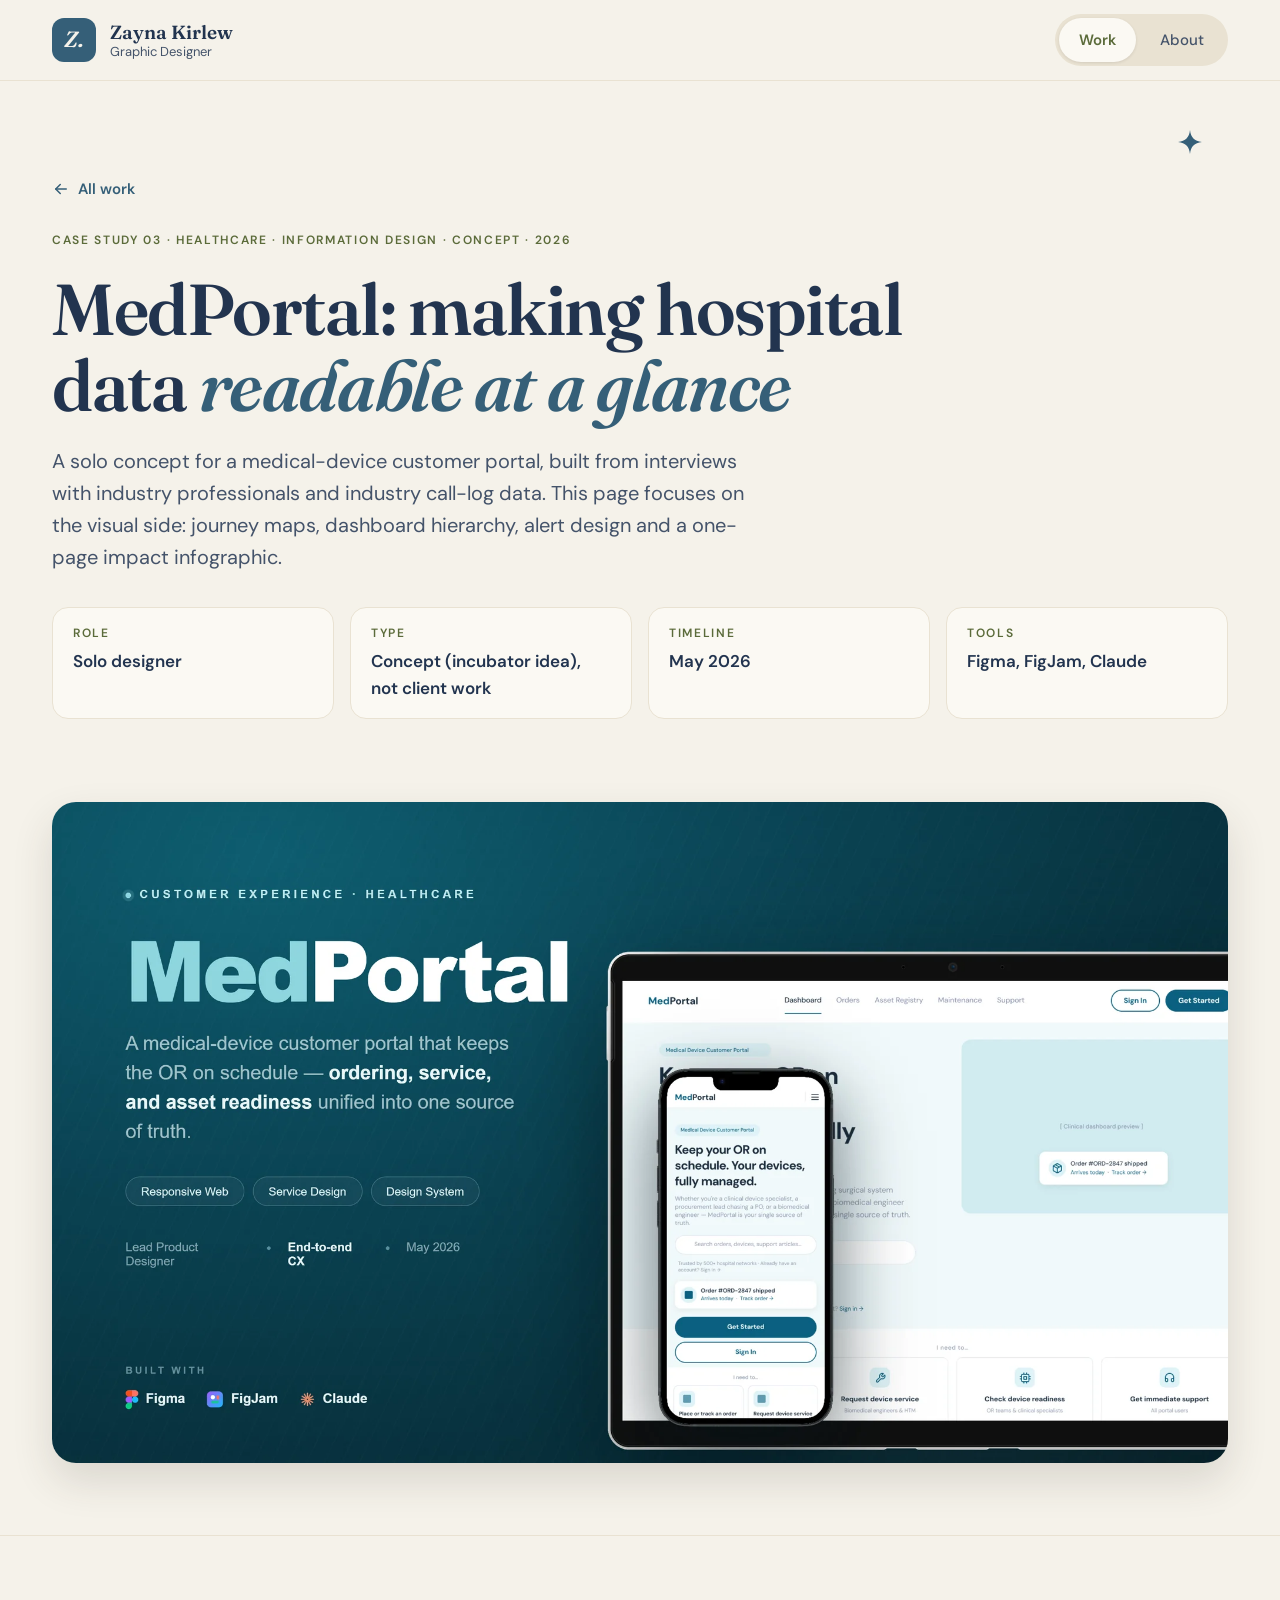
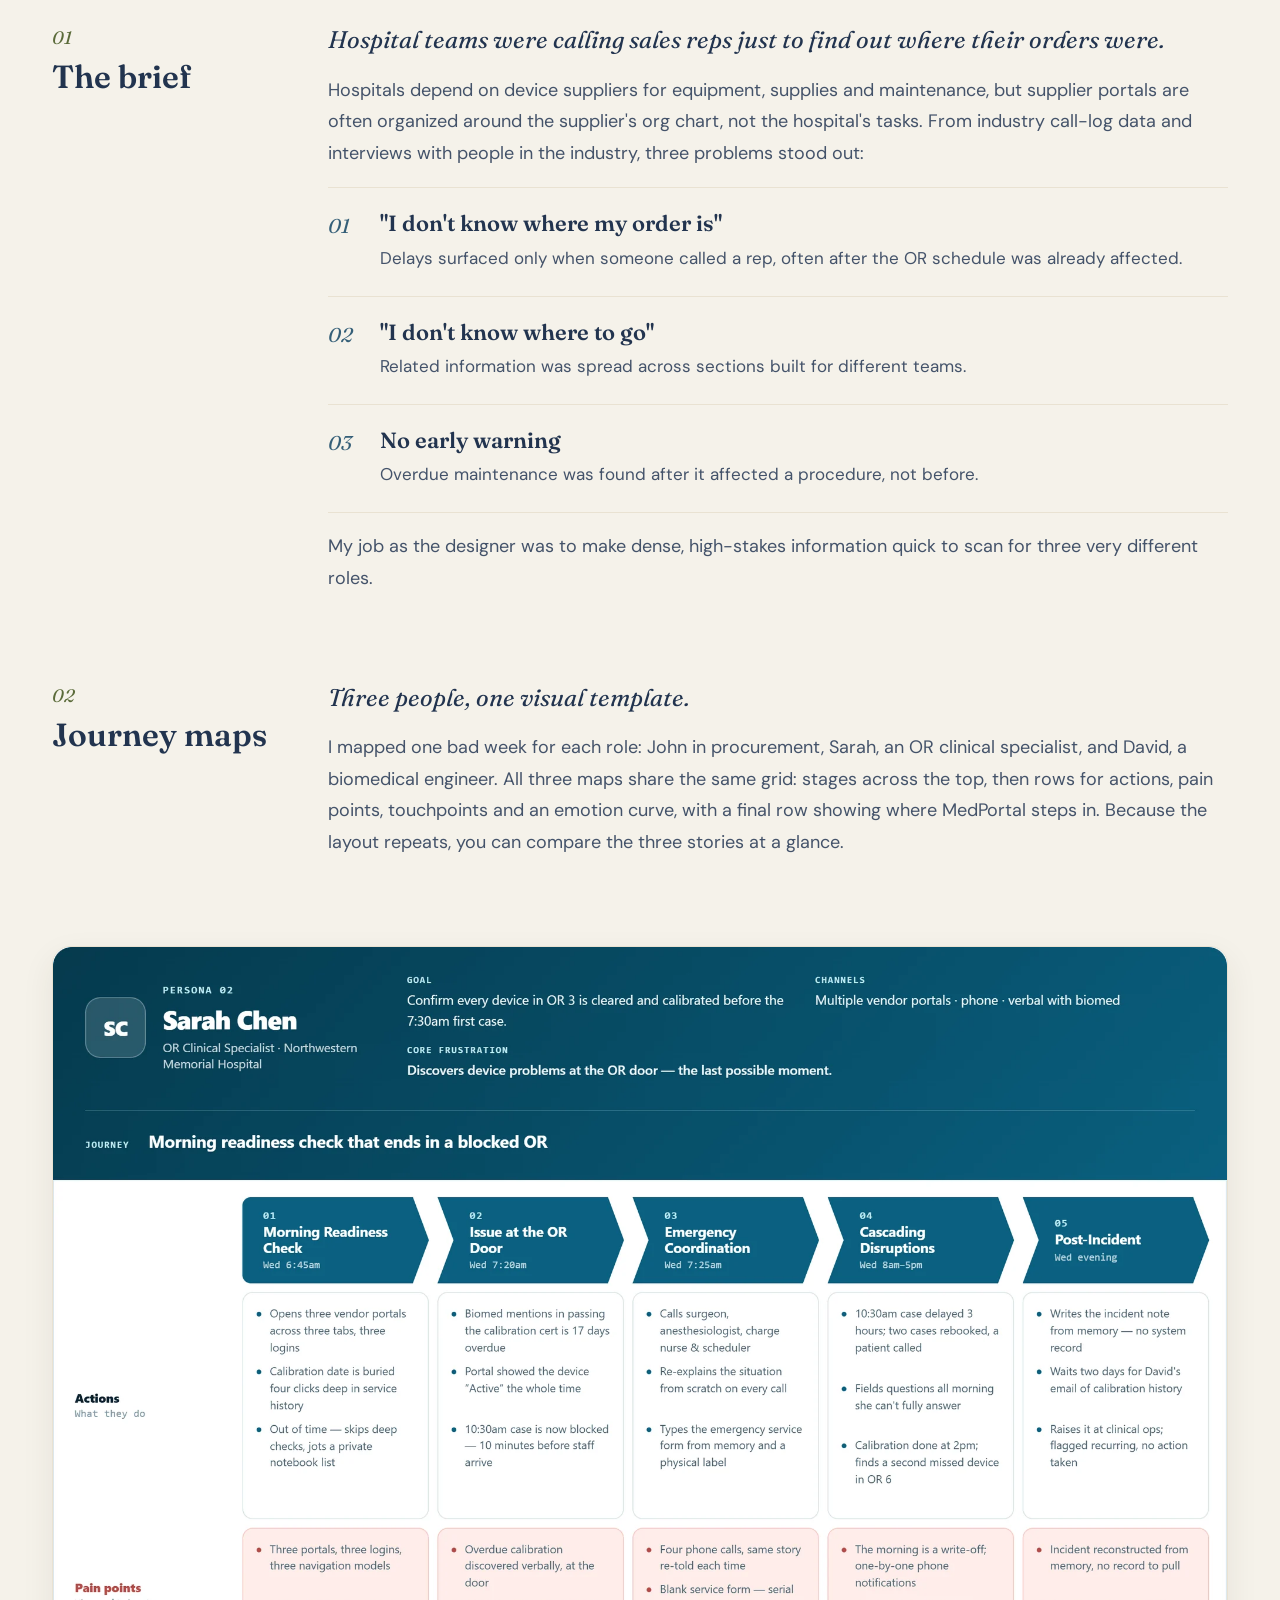
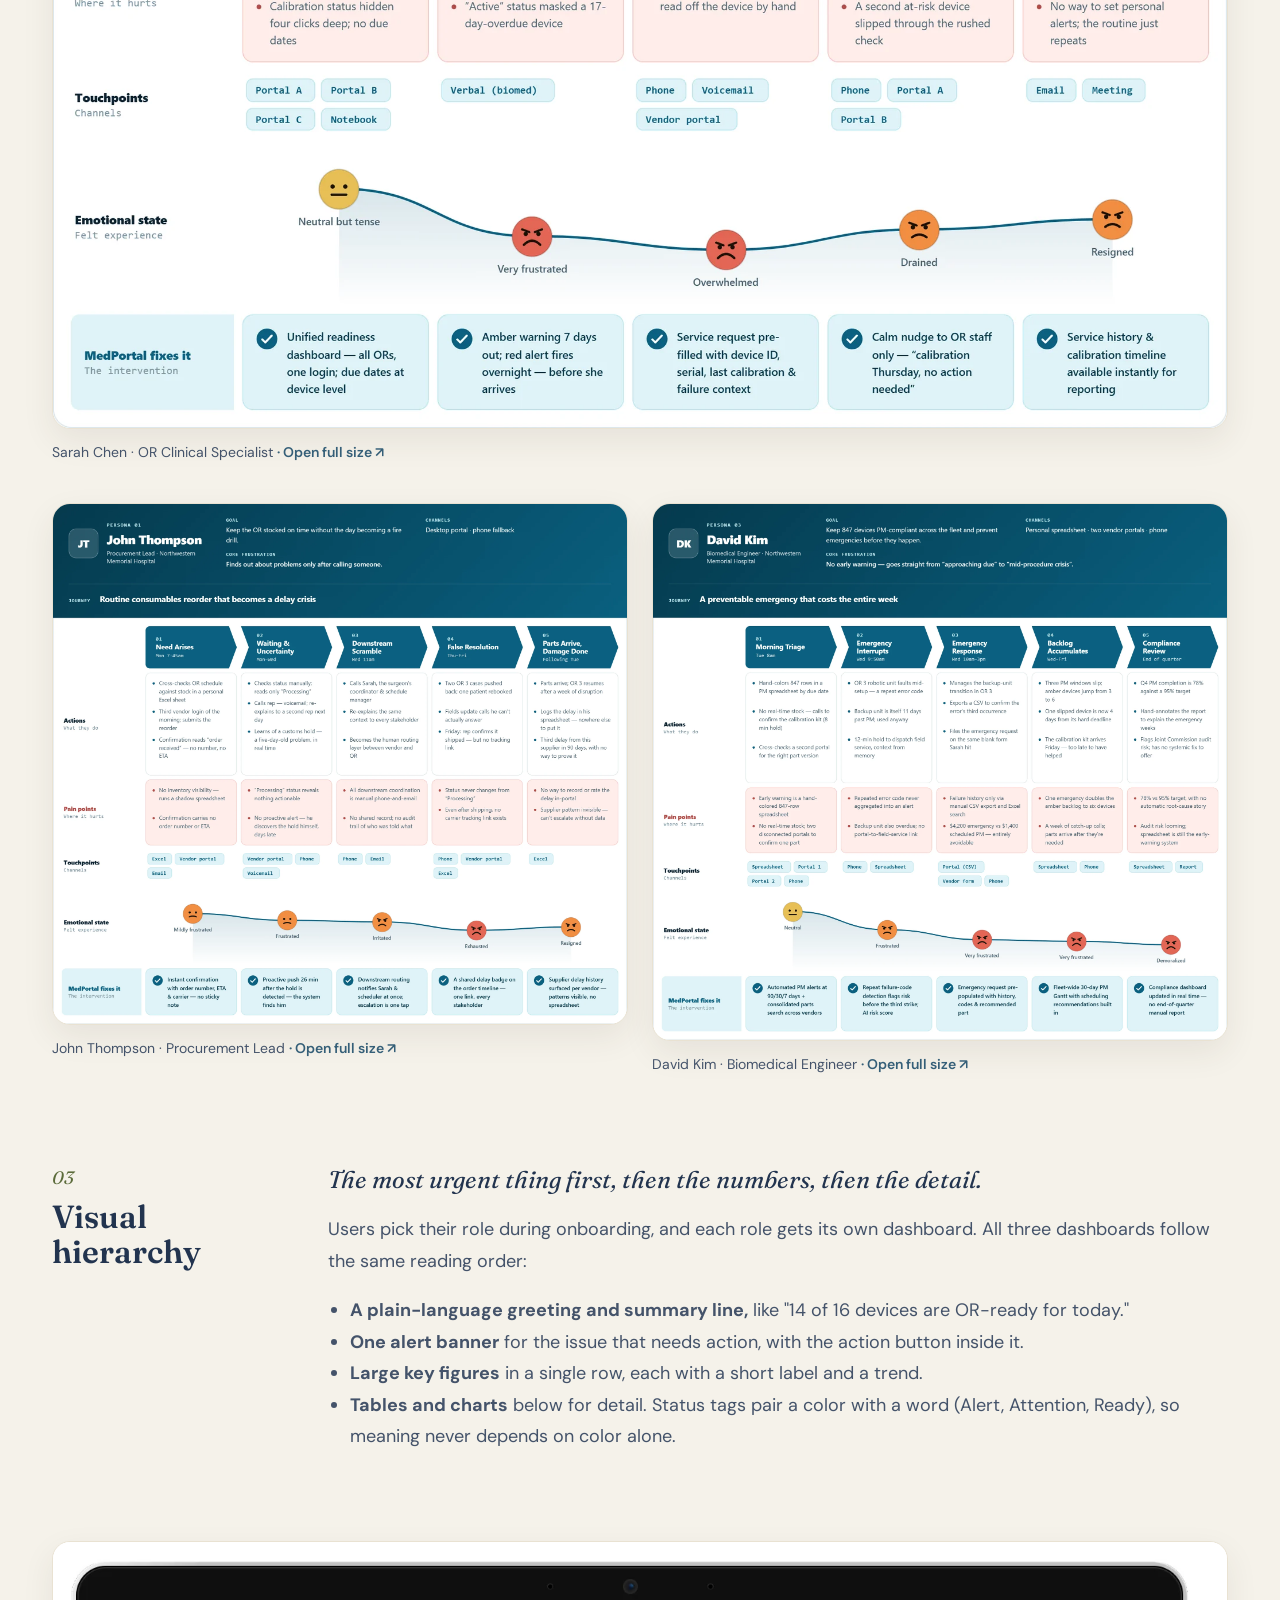
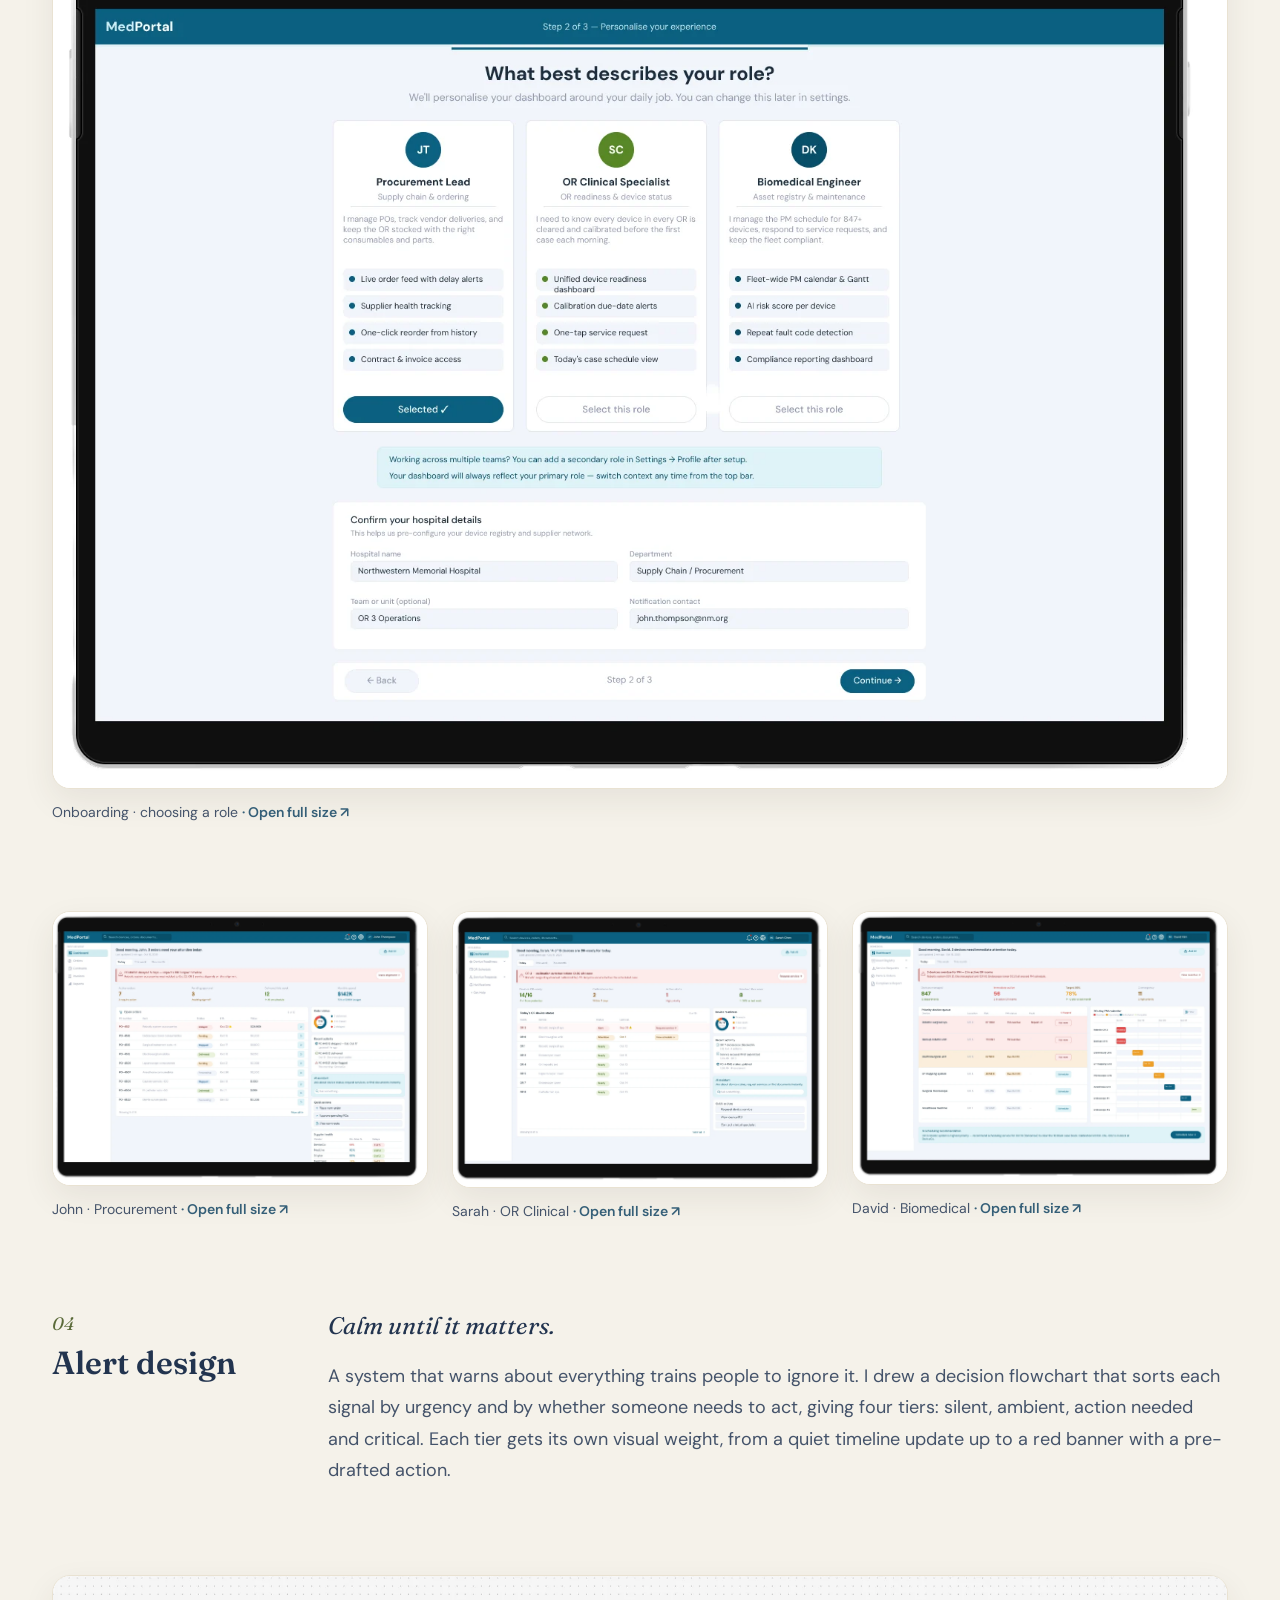
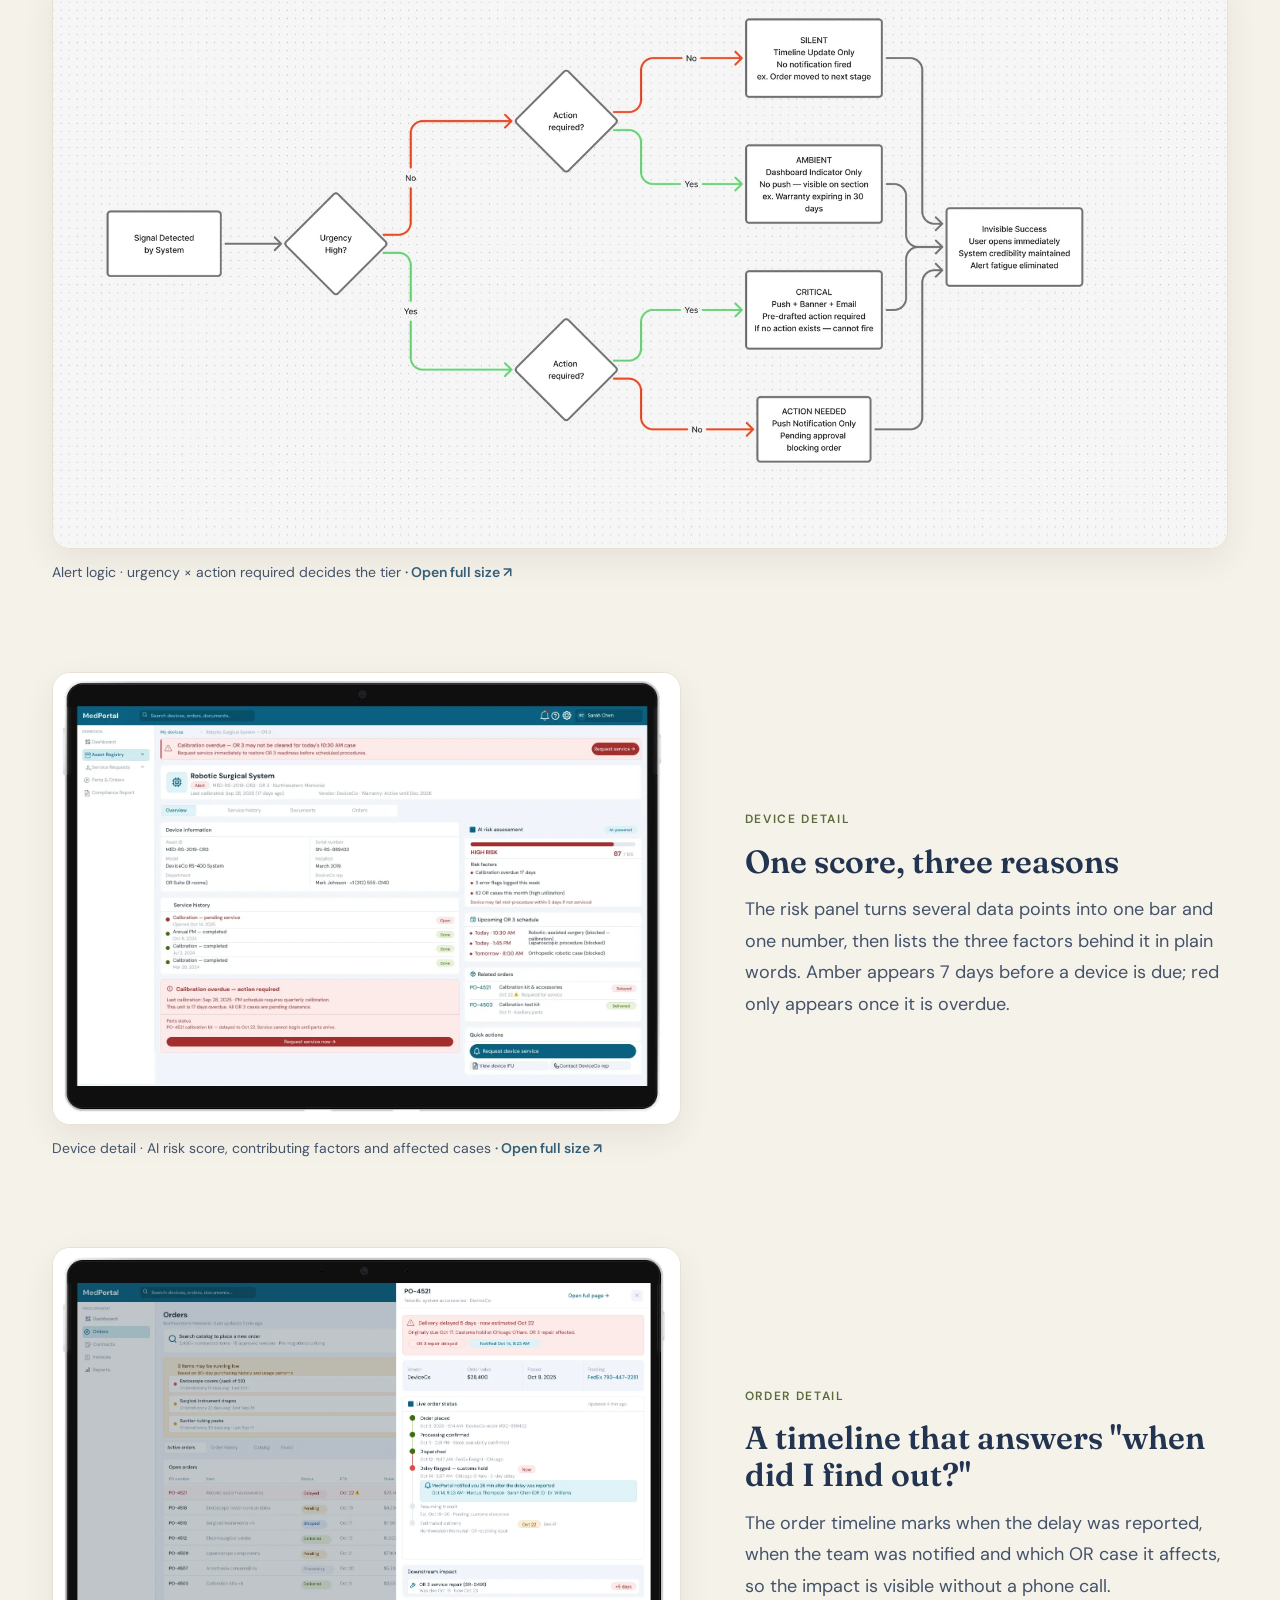
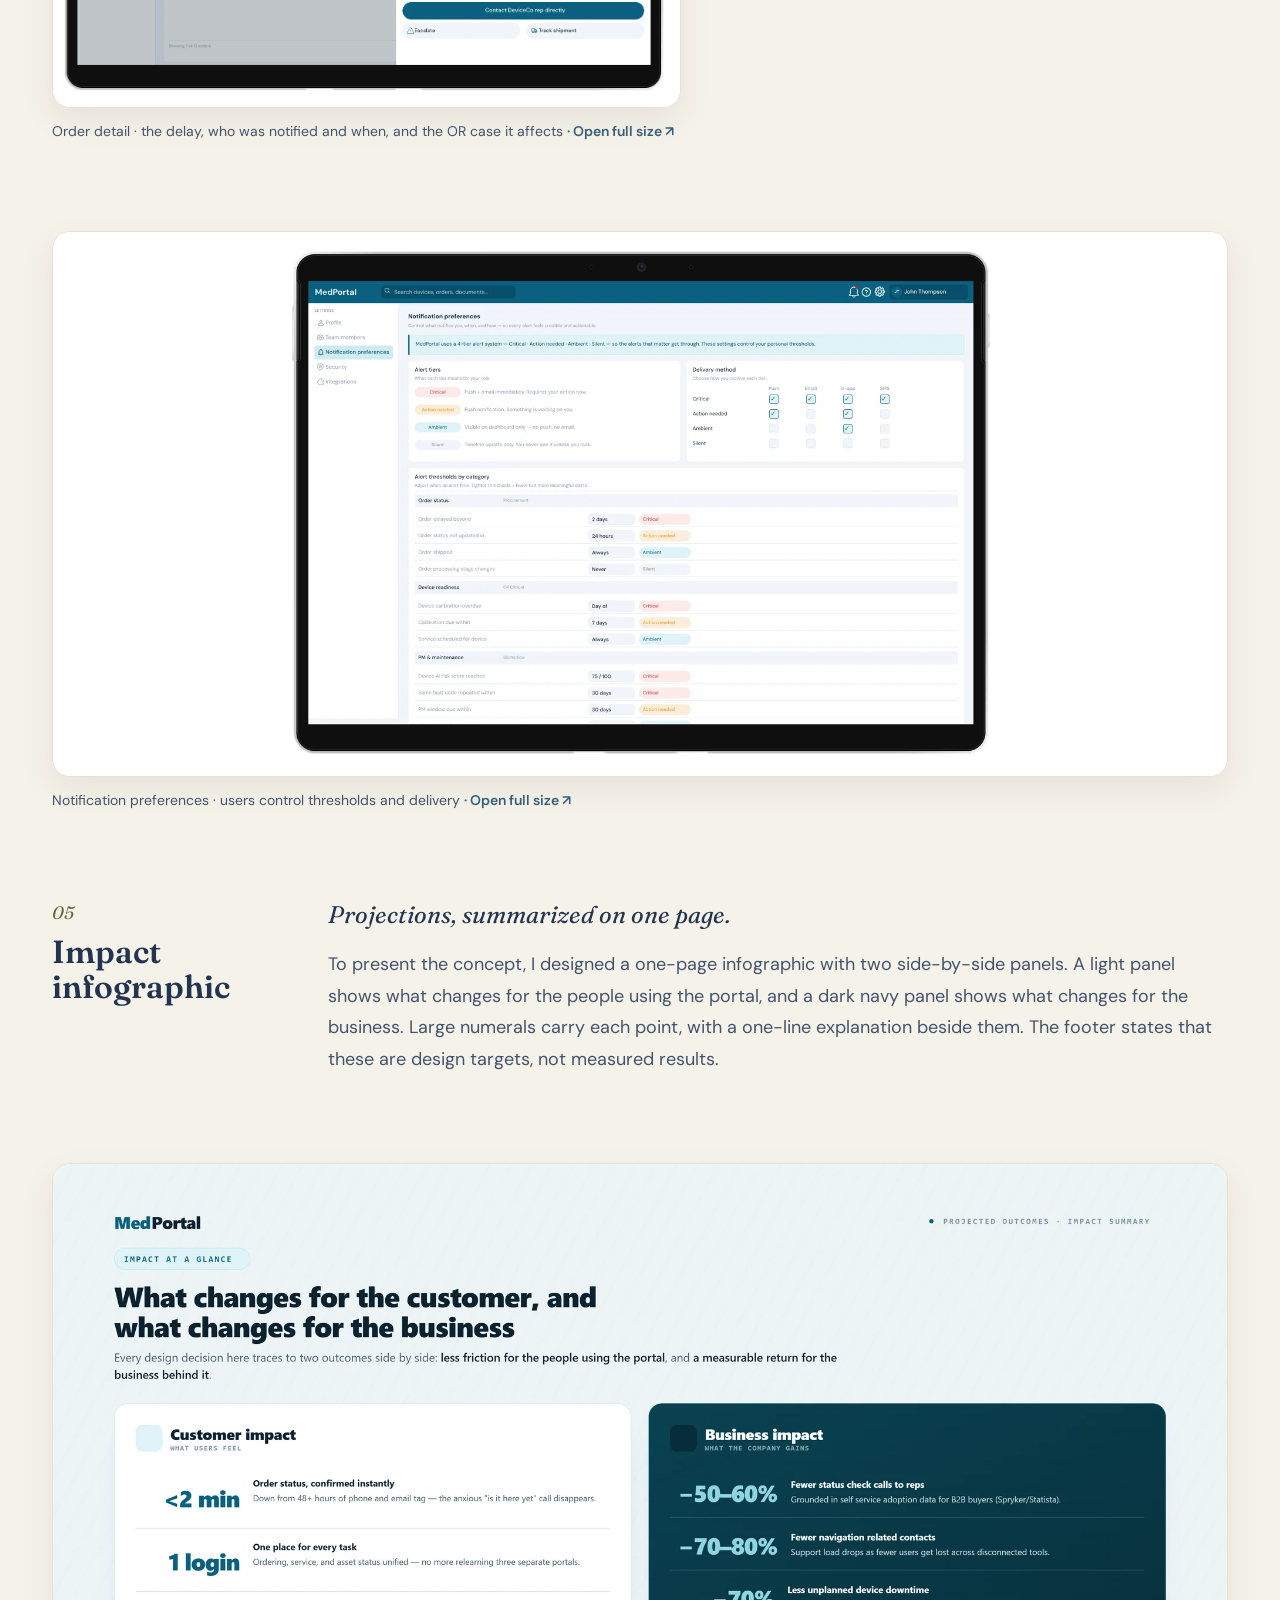
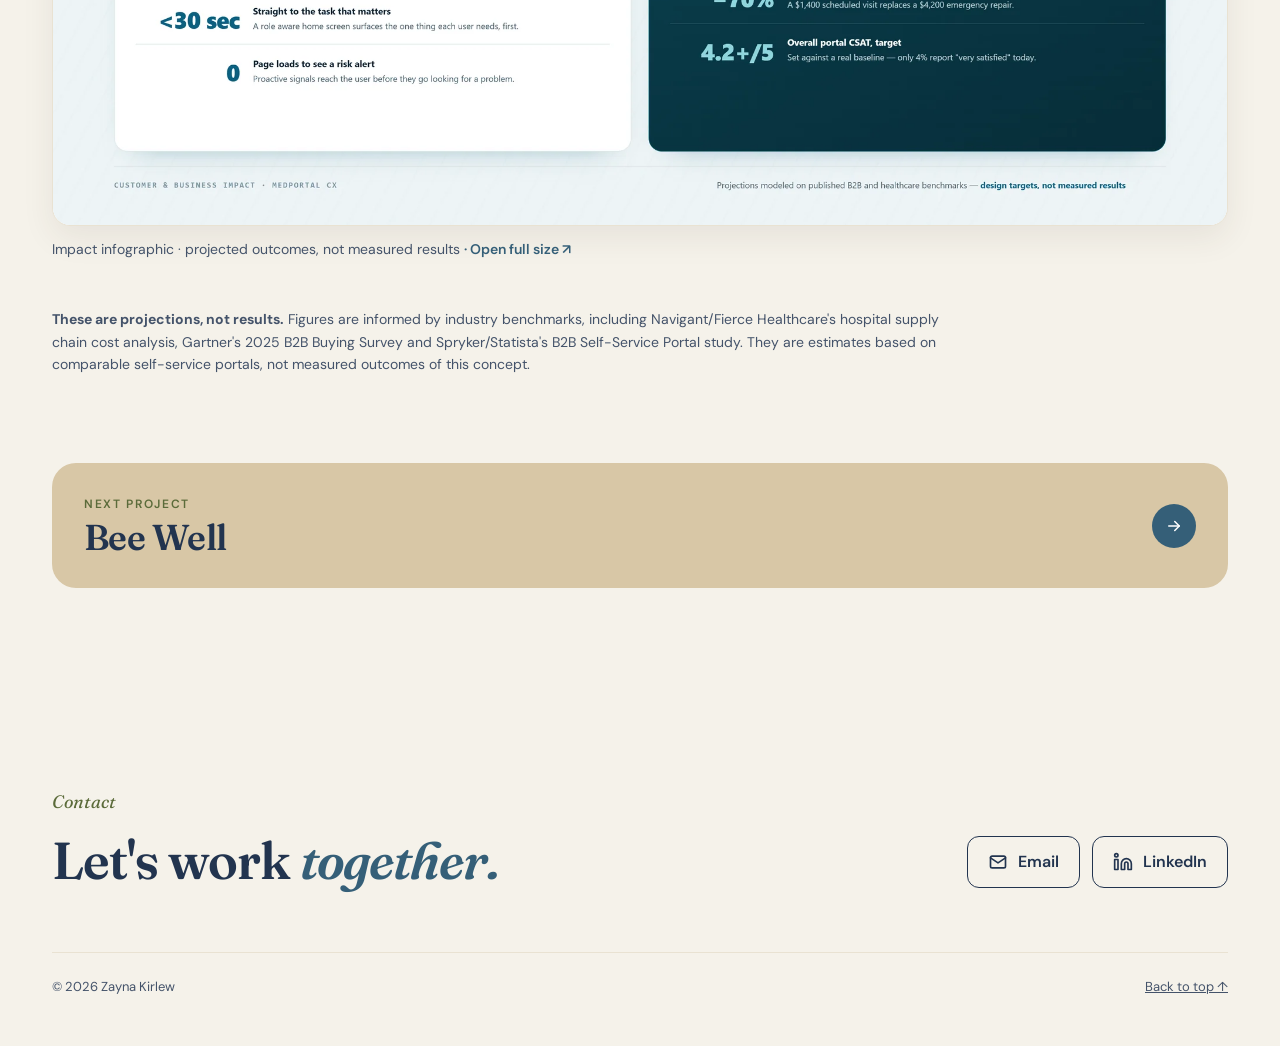
<file: projects/medportal.html>
<!doctype html>
<html lang="en">
<head>
<meta charset="utf-8">
<meta name="viewport" content="width=device-width, initial-scale=1">
<title>MedPortal · Zayna Kirlew</title>
<meta name="description" content="MedPortal, a healthcare design concept: journey maps, dashboard visual hierarchy, alert design and a one-page impact infographic for a medical-device portal.">
<meta property="og:url" content="https://zkirlew.github.io/design/projects/medportal.html">
<meta property="og:image" content="https://zkirlew.github.io/design/assets/img/covers/medportal.webp">
<link rel="icon" href="../assets/img/favicon.svg" type="image/svg+xml">
<link rel="preconnect" href="https://fonts.googleapis.com">
<link rel="preconnect" href="https://fonts.gstatic.com" crossorigin>
<link href="https://fonts.googleapis.com/css2?family=Fraunces:ital,opsz,wght@0,9..144,500;0,9..144,600;1,9..144,500;1,9..144,600&family=DM+Sans:wght@400;500;600;700&display=swap" rel="stylesheet">
<link rel="stylesheet" href="../assets/css/style.css?v=20261125b">
</head>
<body>
<a class="skip" href="#main">Skip to content</a>

<header class="site-header">
  <div class="wrap">
    <a class="brand" href="../index.html" aria-label="Zayna Kirlew, home">
      <span class="brand-mark" aria-hidden="true">Z.</span>
      <span class="brand-text">
        <span class="brand-name">Zayna Kirlew</span>
        <span class="brand-role">Graphic Designer</span>
      </span>
    </a>
    <nav class="nav" aria-label="Main">
      <a href="../index.html#work" aria-current="page">Work</a>
      <a href="../about.html">About</a>
    </nav>
  </div>
</header>

<main id="main">
  <section class="cs-hero" aria-labelledby="cs-title">
    <svg class="sparkle" aria-hidden="true" width="26" height="26" viewBox="0 0 24 24" style="right:6%;top:48px"><path d="M12 1C12.8 8 16 11.2 23 12C16 12.8 12.8 16 12 23C11.2 16 8 12.8 1 12C8 11.2 11.2 8 12 1Z" fill="#355F78"/></svg>
    <div class="wrap">
      <a class="back" href="../index.html#work">
        <svg aria-hidden="true" width="18" height="18" viewBox="0 0 24 24" fill="none" stroke="currentColor" stroke-width="2" stroke-linecap="round" stroke-linejoin="round"><path d="M19 12H5"/><path d="M11 18l-6-6 6-6"/></svg>
        All work
      </a>
      <span class="label">Case study 03 · Healthcare · Information design · Concept · 2026</span>
      <h1 id="cs-title">MedPortal: making hospital data <span class="accent">readable at a glance</span></h1>
      <p class="lead">A solo concept for a medical-device customer portal, built from interviews with industry professionals and industry call-log data. This page focuses on the visual side: journey maps, dashboard hierarchy, alert design and a one-page impact infographic.</p>
      <dl class="facts">
        <div class="fact"><dt>Role</dt><dd>Solo designer</dd></div>
        <div class="fact"><dt>Type</dt><dd>Concept (incubator idea), not client work</dd></div>
        <div class="fact"><dt>Timeline</dt><dd>May 2026</dd></div>
        <div class="fact"><dt>Tools</dt><dd>Figma, FigJam, Claude</dd></div>
      </dl>
      <figure class="cs-cover"><img src="../assets/img/medportal/cover.webp" alt="MedPortal title slide: a medical-device customer portal shown on a tablet and phone, tagged Responsive Web, Service Design and Design System, built with Figma, FigJam and Claude" width="2000" height="1125"></figure>
    </div>
  </section>

  <div class="wrap cs-body">

    <section class="cs-section" aria-labelledby="s-brief">
      <header><span class="num">01</span><h2 id="s-brief">The brief</h2></header>
      <div class="content">
        <p class="sub">Hospital teams were calling sales reps just to find out where their orders were.</p>
        <p>Hospitals depend on device suppliers for equipment, supplies and maintenance, but supplier portals are often organized around the supplier's org chart, not the hospital's tasks. From industry call-log data and interviews with people in the industry, three problems stood out:</p>
        <div class="points">
          <div class="point"><span class="n">01</span><div><h3>"I don't know where my order is"</h3><p>Delays surfaced only when someone called a rep, often after the OR schedule was already affected.</p></div></div>
          <div class="point"><span class="n">02</span><div><h3>"I don't know where to go"</h3><p>Related information was spread across sections built for different teams.</p></div></div>
          <div class="point"><span class="n">03</span><div><h3>No early warning</h3><p>Overdue maintenance was found after it affected a procedure, not before.</p></div></div>
        </div>
        <p>My job as the designer was to make dense, high-stakes information quick to scan for three very different roles.</p>
      </div>
    </section>

    <section class="cs-section" aria-labelledby="s-journeys-h">
      <header><span class="num">02</span><h2 id="s-journeys-h">Journey maps</h2></header>
      <div class="content">
        <p class="sub">Three people, one visual template.</p>
        <p>I mapped one bad week for each role: John in procurement, Sarah, an OR clinical specialist, and David, a biomedical engineer. All three maps share the same grid: stages across the top, then rows for actions, pain points, touchpoints and an emotion curve, with a final row showing where MedPortal steps in. Because the layout repeats, you can compare the three stories at a glance.</p>
      </div>
    </section>
    <div class="cs-stack">
      <figure class="cs-wide"><a href="../assets/img/medportal/journey-sarah.webp" target="_blank" rel="noopener"><img src="../assets/img/medportal/journey-sarah.webp" alt="Journey map for Sarah Chen, OR Clinical Specialist: a morning readiness check that ends in a blocked OR, with actions, pain points, touchpoints, emotional state and how MedPortal fixes each stage." width="2000" height="1840" loading="lazy"></a><figcaption>Sarah Chen · OR Clinical Specialist <span class="zoom">· Open full size ↗</span></figcaption></figure>
      <div class="cs-pair">
        <figure class="cs-wide"><a href="../assets/img/medportal/journey-john.webp" target="_blank" rel="noopener"><img src="../assets/img/medportal/journey-john.webp" alt="Journey map for John Thompson, Procurement Lead: a routine consumables reorder that becomes a delay crisis, with actions, pain points, touchpoints, emotional state and how MedPortal fixes each stage." width="2000" height="1811" loading="lazy"></a><figcaption>John Thompson · Procurement Lead <span class="zoom">· Open full size ↗</span></figcaption></figure>
        <figure class="cs-wide"><a href="../assets/img/medportal/journey-david.webp" target="_blank" rel="noopener"><img src="../assets/img/medportal/journey-david.webp" alt="Journey map for David Kim, Biomedical Engineer: a preventable emergency that costs the entire week, with actions, pain points, touchpoints, emotional state and how MedPortal fixes each stage." width="2000" height="1869" loading="lazy"></a><figcaption>David Kim · Biomedical Engineer <span class="zoom">· Open full size ↗</span></figcaption></figure>
      </div>
    </div>

    <section class="cs-section" aria-labelledby="s-hierarchy">
      <header><span class="num">03</span><h2 id="s-hierarchy">Visual hierarchy</h2></header>
      <div class="content">
        <p class="sub">The most urgent thing first, then the numbers, then the detail.</p>
        <p>Users pick their role during onboarding, and each role gets its own dashboard. All three dashboards follow the same reading order:</p>
        <ul>
          <li><strong>A plain-language greeting and summary line,</strong> like "14 of 16 devices are OR-ready for today."</li>
          <li><strong>One alert banner</strong> for the issue that needs action, with the action button inside it.</li>
          <li><strong>Large key figures</strong> in a single row, each with a short label and a trend.</li>
          <li><strong>Tables and charts</strong> below for detail. Status tags pair a color with a word (Alert, Attention, Ready), so meaning never depends on color alone.</li>
        </ul>
      </div>
    </section>
    <figure class="cs-wide"><a href="../assets/img/medportal/onboarding-role.webp" target="_blank" rel="noopener"><img src="../assets/img/medportal/onboarding-role.webp" alt="Onboarding step 2 of 3: users choose between Procurement Lead, OR Clinical Specialist and Biomedical Engineer, each listing the dashboard features they will get." width="1582" height="1140" loading="lazy"></a><figcaption>Onboarding · choosing a role <span class="zoom">· Open full size ↗</span></figcaption></figure>
    <div class="cs-trio">
      <figure class="cs-wide"><a href="../assets/img/medportal/dashboard-john.webp" target="_blank" rel="noopener"><img src="../assets/img/medportal/dashboard-john.webp" alt="John's procurement dashboard: a delayed-order alert, order counts, monthly spend, open orders, order status, supplier health and an AI assistant." width="1559" height="1137" loading="lazy"></a><figcaption>John · Procurement <span class="zoom">· Open full size ↗</span></figcaption></figure>
      <figure class="cs-wide"><a href="../assets/img/medportal/dashboard-sarah.webp" target="_blank" rel="noopener"><img src="../assets/img/medportal/dashboard-sarah.webp" alt="Sarah's OR clinical dashboard: an overdue-calibration alert for OR 3, 14 of 16 devices OR-ready, and today's device status by room." width="1553" height="1141" loading="lazy"></a><figcaption>Sarah · OR Clinical <span class="zoom">· Open full size ↗</span></figcaption></figure>
      <figure class="cs-wide"><a href="../assets/img/medportal/dashboard-david.webp" target="_blank" rel="noopener"><img src="../assets/img/medportal/dashboard-david.webp" alt="David's biomedical dashboard: 3 devices overdue for PM, a priority device queue with risk scores, a 30-day PM calendar and an AI scheduling recommendation." width="1572" height="1143" loading="lazy"></a><figcaption>David · Biomedical <span class="zoom">· Open full size ↗</span></figcaption></figure>
    </div>

    <section class="cs-section" aria-labelledby="s-alerts">
      <header><span class="num">04</span><h2 id="s-alerts">Alert design</h2></header>
      <div class="content">
        <p class="sub">Calm until it matters.</p>
        <p>A system that warns about everything trains people to ignore it. I drew a decision flowchart that sorts each signal by urgency and by whether someone needs to act, giving four tiers: silent, ambient, action needed and critical. Each tier gets its own visual weight, from a quiet timeline update up to a red banner with a pre-drafted action.</p>
      </div>
    </section>
    <figure class="cs-wide"><a href="../assets/img/medportal/alert-flow.webp" target="_blank" rel="noopener"><img src="../assets/img/medportal/alert-flow.webp" alt="Alert decision flow: a detected signal is checked for urgency and whether action is required, routing it to one of four tiers: silent, ambient, action needed or critical. Critical alerts cannot fire without a pre-drafted action." width="2000" height="976" loading="lazy"></a><figcaption>Alert logic · urgency × action required decides the tier <span class="zoom">· Open full size ↗</span></figcaption></figure>
    <div class="cs-split wide-media">
      <figure class="cs-wide"><a href="../assets/img/medportal/device-detail.webp" target="_blank" rel="noopener"><img src="../assets/img/medportal/device-detail.webp" alt="Device detail for the OR 3 robotic surgical system: a calibration-overdue banner, an AI risk assessment of 87 out of 100 with three risk factors, the upcoming OR schedule, related orders and a request service action." width="1584" height="1140" loading="lazy"></a><figcaption>Device detail · AI risk score, contributing factors and affected cases <span class="zoom">· Open full size ↗</span></figcaption></figure>
      <div class="cs-split-text">
        <span class="label">Device detail</span>
        <h3>One score, three reasons</h3>
        <p>The risk panel turns several data points into one bar and one number, then lists the three factors behind it in plain words. Amber appears 7 days before a device is due; red only appears once it is overdue.</p>
      </div>
    </div>
    <div class="cs-split wide-media">
      <figure class="cs-wide"><a href="../assets/img/medportal/order-detail.webp" target="_blank" rel="noopener"><img src="../assets/img/medportal/order-detail.webp" alt="Order detail for PO-4521 showing a 5-day customs delay, a live order timeline with a note that MedPortal notified the team 26 minutes after the delay was reported, and the downstream impact on the OR 3 repair." width="1575" height="1154" loading="lazy"></a><figcaption>Order detail · the delay, who was notified and when, and the OR case it affects <span class="zoom">· Open full size ↗</span></figcaption></figure>
      <div class="cs-split-text">
        <span class="label">Order detail</span>
        <h3>A timeline that answers "when did I find out?"</h3>
        <p>The order timeline marks when the delay was reported, when the team was notified and which OR case it affects, so the impact is visible without a phone call.</p>
      </div>
    </div>
    <figure class="cs-wide"><a href="../assets/img/medportal/notification-settings.webp" target="_blank" rel="noopener"><img src="../assets/img/medportal/notification-settings.webp" alt="Notification preferences: four alert tiers (critical, action needed, ambient, silent), delivery methods for each tier, and adjustable alert thresholds by category." width="2000" height="927" loading="lazy"></a><figcaption>Notification preferences · users control thresholds and delivery <span class="zoom">· Open full size ↗</span></figcaption></figure>

    <section class="cs-section" aria-labelledby="s-impact">
      <header><span class="num">05</span><h2 id="s-impact">Impact infographic</h2></header>
      <div class="content">
        <p class="sub">Projections, summarized on one page.</p>
        <p>To present the concept, I designed a one-page infographic with two side-by-side panels. A light panel shows what changes for the people using the portal, and a dark navy panel shows what changes for the business. Large numerals carry each point, with a one-line explanation beside them. The footer states that these are design targets, not measured results.</p>
      </div>
    </section>
    <figure class="cs-wide"><a href="../assets/img/medportal/impact.webp" target="_blank" rel="noopener"><img src="../assets/img/medportal/impact.webp" alt="Impact summary. Customer impact: order status in under 2 minutes, 1 login, under 30 seconds to the key task, 0 page loads to see a risk alert. Business impact: 50 to 60% fewer status calls, 70 to 80% fewer navigation contacts, 70% less unplanned downtime, and a 4.2 out of 5 CSAT target." width="2000" height="1125" loading="lazy"></a><figcaption>Impact infographic · projected outcomes, not measured results <span class="zoom">· Open full size ↗</span></figcaption></figure>
    <p class="note cs-sources"><strong>These are projections, not results.</strong> Figures are informed by industry benchmarks, including Navigant/Fierce Healthcare's hospital supply chain cost analysis, Gartner's 2025 B2B Buying Survey and Spryker/Statista's B2B Self-Service Portal study. They are estimates based on comparable self-service portals, not measured outcomes of this concept.</p>

    <a class="next" href="bee-well.html">
      <span style="display:flex;flex-direction:column;gap:4px">
        <span class="label">Next project</span>
        <span class="h2">Bee Well</span>
      </span>
      <span class="arrow" aria-hidden="true"><svg width="18" height="18" viewBox="0 0 24 24" fill="none" stroke="currentColor" stroke-width="2" stroke-linecap="round" stroke-linejoin="round"><path d="M5 12h14"/><path d="M13 6l6 6-6 6"/></svg></span>
    </a>

  </div>
</main>

<footer id="contact" class="site-footer wrap">
  <div class="footer-top">
    <div style="display:flex;flex-direction:column;gap:16px">
      <span class="num">Contact</span>
      <h2 class="h2">Let's work <span class="accent">together.</span></h2>
    </div>
    <div class="contact">
      <a class="btn btn-outline" href="mailto:zaynakirlew@gmail.com">
        <svg aria-hidden="true" width="20" height="20" viewBox="0 0 24 24" fill="none" stroke="currentColor" stroke-width="2" stroke-linecap="round" stroke-linejoin="round"><rect x="3" y="5" width="18" height="14" rx="2"/><path d="M3 7l9 6 9-6"/></svg>
        Email
      </a>
      <a class="btn btn-outline" href="https://www.linkedin.com/in/zkirlew/" target="_blank" rel="noopener">
        <svg aria-hidden="true" width="20" height="20" viewBox="0 0 24 24" fill="none" stroke="currentColor" stroke-width="2" stroke-linecap="round" stroke-linejoin="round"><path d="M16 8a6 6 0 0 1 6 6v7h-4v-7a2 2 0 0 0-4 0v7h-4v-7a6 6 0 0 1 6-6z"/><rect x="2" y="9" width="4" height="12"/><circle cx="4" cy="4" r="2"/></svg>
        LinkedIn
      </a>
    </div>
  </div>
  <div class="footer-bottom">
    <span>© <span data-year>2026</span> Zayna Kirlew</span>
    <a href="#main">Back to top ↑</a>
  </div>
</footer>

<script src="../assets/js/main.js?v=20261125b"></script>
</body>
</html>
</file>
<file: assets/css/style.css>
/* ==========================================================
   Zayna Kirlew — Portfolio
   Warm Journal theme
   ========================================================== */

:root {
  --cream: #FBF5EC;
  --paper: #FFFDF8;
  --grid: #F1E7D7;
  --line: #EADFCB;
  --chip: #F3E8D6;
  --ink: #3A3328;
  --body: #4A3F30;
  --muted: #6E6455;
  --coral: #D9573A;       /* large text & decoration */
  --coral-text: #B9442A;  /* small text & buttons (passes contrast) */
  --olive: #59663A;
  --olive-dark: #4A5530;
  --peach: #F4B37A;
  --peach-light: #F8DCC4;
  --sand: #EAD7AE;
  --sage-light: #E3E6D2;
  --on-olive: #F4EEDD;

  --serif: 'Fraunces', Georgia, serif;
  --sans: 'DM Sans', system-ui, -apple-system, sans-serif;
  --max: 1240px;
  --pad: clamp(16px, 4vw, 32px);
}

* { box-sizing: border-box; }
html { scroll-behavior: smooth; scroll-padding-top: 96px; }
body {
  margin: 0;
  background: var(--cream);
  color: var(--ink);
  font-family: var(--sans);
  font-size: 17px;
  line-height: 1.6;
  -webkit-font-smoothing: antialiased;
}
img { max-width: 100%; display: block; }
a { color: var(--ink); }
a:hover { color: var(--coral-text); }
:focus-visible { outline: 3px solid var(--coral-text); outline-offset: 3px; border-radius: 6px; }
em { font-style: italic; }

.wrap { max-width: var(--max); margin: 0 auto; padding-inline: var(--pad); }
.skip { position: absolute; left: -9999px; top: 8px; background: var(--ink); color: #fff; padding: 10px 16px; border-radius: 8px; z-index: 100; }
.skip:focus { left: 8px; color: #fff; }

/* ---------- Header ---------- */
.site-header {
  position: sticky; top: 0; z-index: 50;
  background: rgba(251, 245, 236, 0.92);
  backdrop-filter: blur(10px);
  -webkit-backdrop-filter: blur(10px);
  border-bottom: 1px solid var(--line);
}
.site-header .wrap {
  display: flex; flex-wrap: wrap; align-items: center; justify-content: space-between;
  gap: 12px 16px; padding-block: 14px;
}
.brand { display: flex; align-items: center; gap: 14px; text-decoration: none; }
.brand-mark {
  width: 44px; height: 44px; border-radius: 12px; background: var(--coral); color: #fff;
  display: flex; align-items: center; justify-content: center;
  font-family: var(--serif); font-style: italic; font-weight: 600; font-size: 22px;
}
.brand-text { display: flex; flex-direction: column; line-height: 1.2; }
.brand-name { font-family: var(--serif); font-size: 19px; font-weight: 600; color: var(--ink); }
.brand-role { font-size: 13px; color: var(--muted); }

.nav { display: flex; gap: 4px; padding: 4px; border-radius: 999px; background: var(--chip); }
.nav a {
  font-size: 15px; font-weight: 500; text-decoration: none; color: var(--body);
  padding: 10px 20px; border-radius: 999px; transition: background .2s, color .2s;
}
.nav a:hover { background: rgba(255, 253, 248, .6); color: var(--coral-text); }
.nav a[aria-current="page"] {
  background: var(--paper); color: var(--coral-text); font-weight: 600;
  box-shadow: 0 1px 3px rgba(58, 51, 40, .12);
}

/* ---------- Shared bits ---------- */
.grid-bg {
  background-color: var(--cream);
  background-image: linear-gradient(var(--grid) 1px, transparent 1px),
                    linear-gradient(90deg, var(--grid) 1px, transparent 1px);
  background-size: 40px 40px;
}
.kicker {
  font-size: 13px; font-weight: 600; letter-spacing: .28em; text-transform: uppercase;
  color: var(--coral-text); margin: 0;
}
.label {
  font-size: 12px; font-weight: 600; letter-spacing: .14em; text-transform: uppercase;
  color: var(--coral-text);
}
.num { font-family: var(--serif); font-style: italic; font-size: 18px; color: var(--coral-text); }
.accent { color: var(--coral); font-style: italic; }
.sparkle { position: absolute; pointer-events: none; }

.btn {
  display: inline-flex; align-items: center; gap: 10px; min-height: 48px; padding: 0 24px;
  border-radius: 12px; font-weight: 600; font-size: 16px; text-decoration: none;
  transition: transform .15s ease, box-shadow .15s ease, background .2s;
}
.btn svg { flex: none; }
.btn:hover { transform: translateY(-2px); }
.btn-primary { background: var(--coral-text); color: #fff; box-shadow: 0 4px 0 #8E3420; }
.btn-primary:hover { color: #fff; background: #A63D25; }
.btn-outline { border: 1.5px solid var(--ink); color: var(--ink); min-height: 52px; padding: 0 20px; }
.btn-outline:hover { background: var(--ink); color: var(--cream); }
.btn-light { background: var(--cream); color: var(--ink); }
.btn-light:hover { color: var(--coral-text); }

.chip { font-size: 13px; padding: 6px 12px; border-radius: 999px; background: var(--chip); color: var(--body); }

/* image placeholders — replace with <img> when real images arrive */
.ph {
  display: flex; align-items: center; justify-content: center; text-align: center;
  font-size: 14px; color: var(--body); padding: 16px;
}

/* ---------- Hero ---------- */
.hero { position: relative; overflow: hidden; border-bottom: 1px solid var(--line); }
.hero .wrap {
  position: relative; display: flex; flex-wrap: wrap; align-items: center;
  gap: 56px; padding-block: clamp(64px, 10vw, 112px);
}
.hero-text { flex: 999 1 520px; min-width: 0; display: flex; flex-direction: column; gap: 26px; }
.hero h1 {
  margin: 0; font-family: var(--serif); font-weight: 600;
  font-size: clamp(52px, 8vw, 104px); line-height: 1; letter-spacing: -.03em;
}
.hero p.lead { margin: 0; max-width: 640px; font-size: clamp(18px, 2vw, 20px); line-height: 1.65; color: var(--body); }

.photo {
  flex: 1 1 260px; max-width: 340px; margin: 0 auto; position: relative;
  background: #fff; padding: 12px 12px 54px; border-radius: 6px;
  box-shadow: 0 14px 34px rgba(58, 51, 40, .14);
  transform: rotate(3deg); transition: transform .3s ease;
}
.photo:hover { transform: rotate(0deg) scale(1.02); }
.photo img, .photo .ph { width: 100%; height: auto; aspect-ratio: 4 / 5; object-fit: cover; border-radius: 3px; background: var(--sand); }
.photo figcaption {
  position: absolute; left: 0; right: 0; bottom: 14px; text-align: center;
  font-family: var(--serif); font-style: italic; font-size: 18px; color: var(--ink);
}
.photo::before {
  content: ""; position: absolute; left: 50%; top: -14px; width: 96px; height: 28px; margin-left: -48px;
  background: rgba(244, 179, 122, .75); transform: rotate(-4deg);
}

/* ---------- Section heads ---------- */
.section { padding-block: clamp(72px, 9vw, 112px); }
.section-head {
  display: flex; flex-wrap: wrap; align-items: baseline; justify-content: space-between;
  gap: 12px 16px; margin-bottom: 40px;
}
.section-head .title { display: flex; align-items: baseline; gap: 16px; }
.section-head h2, .h2 {
  margin: 0; font-family: var(--serif); font-weight: 600;
  font-size: clamp(34px, 4.5vw, 52px); line-height: 1.05; letter-spacing: -.02em;
}
.count { font-size: 14px; color: var(--muted); }

/* ---------- Project grid ---------- */
.projects { display: flex; flex-wrap: wrap; gap: 40px 32px; }
.project { flex: 1 1 440px; min-width: 0; display: flex; flex-direction: column; gap: 16px; text-decoration: none; color: var(--ink); }
.project.featured { flex-basis: 100%; }
.projects { background: var(--paper); border: 1px solid #EFE4D2; border-radius: 32px; padding: clamp(16px, 3vw, 40px); }
.project .thumb {
  width: 100%; background: #F3ECE0; border: 1px solid #E6DAC6; border-radius: 22px; padding: 12px; position: relative;
}
.project .thumb img { width: 100%; aspect-ratio: 16 / 9; height: auto; object-fit: cover; border-radius: 14px; overflow: hidden; transition: transform .5s ease; }
.project .thumb { transition: transform .25s ease, box-shadow .25s ease; }
.project:hover .thumb { transform: translateY(-4px); box-shadow: 0 12px 28px rgba(58,51,40,.12); }
.project .thumb.ph { transition: transform .3s ease; }
.project:hover .thumb.ph { transform: translateY(-4px); }
.project h3 { margin: 0; font-family: var(--serif); font-weight: 600; font-size: 25px; line-height: 1.2; }
.project.featured h3 { font-size: clamp(26px, 3vw, 32px); }
.project .meta { display: flex; flex-direction: column; gap: 6px; }
.project-row { display: flex; flex-wrap: wrap; align-items: center; justify-content: space-between; gap: 12px; }
.project-row .chips { display: flex; align-items: center; gap: 10px; }
.arrow {
  width: 44px; height: 44px; border-radius: 999px; background: var(--coral-text); color: #fff;
  display: flex; align-items: center; justify-content: center; transition: transform .2s ease;
}
.project:hover .arrow { transform: rotate(45deg); }
.project:hover h3 { color: var(--coral-text); }

.bg-olive { background: var(--olive); color: var(--on-olive); }
.bg-peach { background: var(--peach); }
.bg-sand { background: var(--sand); }
.bg-sage { background: var(--sage-light); }
.bg-peach-light { background: var(--peach-light); }

/* ---------- 3D band ---------- */
.band-outer { padding-inline: clamp(8px, 2vw, 16px); }
.band {
  max-width: var(--max); margin: 0 auto; border-radius: 28px;
  background-color: var(--olive);
  color: var(--on-olive);
  padding: clamp(40px, 6vw, 72px) clamp(24px, 4vw, 48px);
  display: flex; flex-wrap: wrap; align-items: center; gap: 48px;
}
.band-text { flex: 1 1 320px; display: flex; flex-direction: column; gap: 20px; }
.band .label { color: #F8D3AE; }
.band p { margin: 0; font-size: 19px; line-height: 1.55; color: #EFE9D6; }
.band p a { color: #fff; font-weight: 600; text-underline-offset: 4px; }
.band-img { flex: 2 1 460px; min-width: 0; display: block; border-radius: 16px; overflow: hidden; }
.band-img img, .band-img .ph { width: 100%; height: auto; aspect-ratio: 3 / 1; object-fit: cover; }
.band-img .ph { background: var(--olive-dark); color: var(--on-olive); }
.band-img img { transition: transform .5s ease; }
.band-img:hover img { transform: scale(1.03); }

/* ---------- Footer ---------- */
.site-footer { padding-block: clamp(80px, 9vw, 112px) 48px; }
.footer-top { display: flex; flex-wrap: wrap; align-items: flex-end; justify-content: space-between; gap: 32px; }
.footer-top .h2 { max-width: 640px; }
.contact { display: flex; flex-wrap: wrap; gap: 12px; }
.footer-bottom {
  display: flex; flex-wrap: wrap; justify-content: space-between; gap: 12px;
  margin-top: 64px; padding-top: 24px; border-top: 1px solid var(--line);
  font-size: 13px; color: var(--muted);
}
.footer-bottom a { color: var(--muted); }

/* ---------- About page ---------- */
.about-grid { display: flex; flex-wrap: wrap; gap: 56px; align-items: flex-start; }
.about-grid .photo { flex: 1 1 260px; margin: 0; }
.about-body { flex: 999 1 520px; min-width: 0; display: flex; flex-direction: column; gap: 22px; }
.about-body p { margin: 0; font-size: 19px; line-height: 1.7; color: var(--body); max-width: 680px; }
.cards { display: grid; grid-template-columns: repeat(auto-fit, minmax(min(100%, 260px), 1fr)); gap: 20px; }
.card { background: var(--paper); border: 1px solid var(--line); border-radius: 20px; padding: 28px; }
.card h3 { margin: 0 0 8px; font-family: var(--serif); font-weight: 600; font-size: 22px; }
.card p { margin: 0; color: var(--body); font-size: 16px; }
.pills { display: flex; flex-wrap: wrap; gap: 10px; }
.pill { padding: 10px 18px; border-radius: 999px; background: var(--paper); border: 1px solid var(--line); font-weight: 600; font-size: 14px; color: var(--olive); }

/* ---------- Case study ---------- */
.cs-hero { position: relative; overflow: hidden; border-bottom: 1px solid var(--line); }
.cs-hero .wrap { padding-block: clamp(48px, 7vw, 88px) clamp(40px, 6vw, 72px); display: flex; flex-direction: column; gap: 22px; }
.back { display: inline-flex; align-items: center; gap: 8px; font-weight: 600; font-size: 15px; text-decoration: none; color: var(--coral-text); align-self: flex-start; padding: 8px 0; }
.cs-hero h1 { margin: 0; font-family: var(--serif); font-weight: 600; font-size: clamp(40px, 6vw, 72px); line-height: 1.05; letter-spacing: -.02em; max-width: 900px; }
.cs-hero .lead { margin: 0; font-size: 20px; line-height: 1.6; color: var(--body); max-width: 720px; }
.facts { display: grid; grid-template-columns: repeat(auto-fit, minmax(min(100%, 180px), 1fr)); gap: 16px; margin-top: 12px; }
.fact { background: var(--paper); border: 1px solid var(--line); border-radius: 16px; padding: 16px 20px; }
.fact dt { font-size: 12px; font-weight: 600; letter-spacing: .14em; text-transform: uppercase; color: var(--coral-text); }
.fact dd { margin: 4px 0 0; font-weight: 600; }
.cs-cover { width: 100%; aspect-ratio: 16 / 9; border-radius: 24px; overflow: hidden; margin: clamp(28px, 4vw, 44px) 0 0; box-shadow: 0 18px 40px rgba(58, 51, 40, .14); }
.cs-cover img, .cs-cover.ph { width: 100%; height: 100%; object-fit: cover; }

.cs-body { display: flex; flex-direction: column; gap: clamp(56px, 7vw, 88px); padding-block: clamp(56px, 7vw, 88px); }
.cs-section { display: flex; flex-wrap: wrap; gap: 24px 56px; }
.cs-section > header { flex: 1 1 220px; display: flex; flex-direction: column; gap: 6px; }
.cs-section > header h2 { margin: 0; font-family: var(--serif); font-weight: 600; font-size: 32px; line-height: 1.1; }
.cs-section > .content { flex: 999 1 560px; min-width: 0; display: flex; flex-direction: column; gap: 18px; }
.cs-section p { margin: 0; font-size: 18px; line-height: 1.75; color: var(--body); }
.cs-section ul { margin: 0; padding-left: 22px; font-size: 18px; line-height: 1.75; color: var(--body); }
.cs-img { width: 100%; border-radius: 18px; overflow: hidden; }
.cs-img.ph { aspect-ratio: 16 / 9; }
.cs-img figcaption { font-size: 14px; color: var(--muted); padding-top: 10px; }
.results { display: grid; grid-template-columns: repeat(auto-fit, minmax(min(100%, 200px), 1fr)); gap: 16px; }
.result { background: var(--paper); border: 1px solid var(--line); border-radius: 18px; padding: 24px; }
.result strong { display: block; font-family: var(--serif); font-size: 40px; line-height: 1; color: var(--coral-text); font-weight: 600; }
.result span { display: block; margin-top: 8px; font-size: 15px; color: var(--muted); }

.next {
  display: flex; flex-wrap: wrap; justify-content: space-between; align-items: center; gap: 16px;
  padding: 32px; border-radius: 24px; background: var(--sand); text-decoration: none; color: var(--ink);
}
.next .h2 { font-size: clamp(26px, 3.4vw, 36px); }
.next:hover { color: var(--ink); }
.next:hover .arrow { transform: translateX(6px); }

.cs-section h3 { margin: 0; font-family: var(--serif); font-weight: 600; font-size: 22px; line-height: 1.25; }
.cs-section .sub { font-family: var(--serif); font-style: italic; font-size: 24px; line-height: 1.35; color: var(--ink); }
.cs-img img { width: 100%; height: auto; border-radius: 18px; }

.points { display: flex; flex-direction: column; gap: 0; }
.point { display: flex; gap: 20px; padding: 22px 0; border-top: 1px solid var(--line); }
.point:last-child { border-bottom: 1px solid var(--line); }
.point .n { font-family: var(--serif); font-style: italic; font-size: 20px; color: var(--coral-text); flex: none; width: 32px; }
.point div { display: flex; flex-direction: column; gap: 6px; }
.point p { font-size: 17px; }

.quote {
  margin: 0; padding: 28px 32px; border-radius: 20px; background: var(--paper); border: 1px solid var(--line);
  position: relative;
}
.quote p { font-family: var(--serif); font-style: italic; font-size: 21px; line-height: 1.5; color: var(--ink); }
.quote::before {
  content: "\201C"; position: absolute; top: -18px; left: 24px; font-family: var(--serif);
  font-size: 72px; line-height: 1; color: var(--coral);
}
.quote cite { display: block; margin-top: 10px; font-style: normal; font-size: 13px; font-weight: 600; letter-spacing: .14em; text-transform: uppercase; color: var(--coral-text); }

.decision { display: flex; flex-direction: column; gap: 14px; padding: 28px; border-radius: 20px; background: var(--paper); border: 1px solid var(--line); }
.decision p { font-size: 17px; }

.persona { display: flex; flex-direction: column; gap: 10px; }
.persona .avatar {
  width: 52px; height: 52px; border-radius: 999px; display: flex; align-items: center; justify-content: center;
  font-weight: 700; font-size: 16px; background: var(--sand); color: var(--ink);
}
.persona .role { font-size: 14px; color: var(--muted); }
.card dl { margin: 10px 0 0; display: flex; flex-direction: column; gap: 8px; font-size: 15px; }
.card dt { font-size: 12px; font-weight: 600; letter-spacing: .14em; text-transform: uppercase; color: var(--coral-text); }
.card dd { margin: 0; color: var(--body); }

.callout { padding: 28px 32px; border-radius: 20px; background: var(--olive); color: var(--on-olive); display: flex; flex-direction: column; gap: 10px; }
.callout .label { color: #F8D3AE; }
.callout p { color: #EFE9D6; font-size: 18px; }
.callout h3 { color: #fff; }

.note { font-size: 14px; line-height: 1.6; color: var(--muted); }
.swatches { display: flex; flex-wrap: wrap; gap: 10px; }
.swatches .pill { color: var(--ink); }

/* ---------- Motion preferences ---------- */
@media (prefers-reduced-motion: reduce) {
  html { scroll-behavior: auto; }
  *, *::before, *::after { transition: none !important; }
}

/* ---------- Small screens ---------- */
@media (max-width: 640px) {
  .site-header .wrap { justify-content: center; }
  .nav a { padding: 10px 16px; }
  .photo { transform: rotate(2deg); max-width: 280px; }
  .project-row .chips .chip { display: none; }
}

/* ---------- Work rows (image + description) ---------- */
.work-list { display: flex; flex-direction: column; gap: clamp(56px, 7vw, 96px); }
.work-row { display: flex; flex-wrap: wrap; align-items: center; gap: clamp(28px, 4vw, 56px); }
.work-media { flex: 1.35 1 440px; min-width: 0; display: block; border-radius: 24px; overflow: hidden; box-shadow: 0 10px 30px rgba(58,51,40,.08); transition: transform .25s ease, box-shadow .25s ease; }
.work-media img { width: 100%; height: auto; aspect-ratio: 16 / 9; object-fit: cover; }
.work-row:hover .work-media { transform: translateY(-4px); box-shadow: 0 16px 36px rgba(58,51,40,.14); }
.work-text { flex: 1 1 340px; min-width: 0; display: flex; flex-direction: column; align-items: flex-start; gap: 16px; }
.work-text h3 { margin: 0; font-family: var(--serif); font-weight: 600; font-size: clamp(26px, 2.6vw, 32px); line-height: 1.2; letter-spacing: -.01em; }
.work-text h3 a { text-decoration: none; color: var(--ink); }
.work-text h3 a:hover { color: var(--coral-text); }
.work-text p { margin: 0; font-size: 17px; line-height: 1.7; color: var(--body); }
.tags { list-style: none; margin: 0; padding: 0; display: flex; flex-wrap: wrap; gap: 8px; }
.tags li { font-size: 13px; font-weight: 600; padding: 6px 12px; border-radius: 999px; border: 1.5px solid #D8C9AE; color: var(--body); background: var(--paper); }
.work-text .btn { margin-top: 6px; }
@media (min-width: 900px) { .work-row:nth-child(even) .work-media { order: 2; } }

/* ---------- Case study image figures ---------- */
.cs-wide { margin: 0; display: flex; flex-direction: column; gap: 12px; }
.cs-wide a { display: block; border-radius: 18px; overflow: hidden; background: #fff; border: 1px solid var(--line); box-shadow: 0 12px 32px rgba(58,51,40,.08); transition: box-shadow .2s ease, transform .2s ease; }
.cs-wide a:hover { transform: translateY(-2px); box-shadow: 0 18px 40px rgba(58,51,40,.12); }
.cs-wide img { width: 100%; height: auto; }
.cs-wide figcaption, .cs-img figcaption { font-size: 14px; color: var(--muted); }
.cs-wide .zoom, .cs-img .zoom { color: var(--coral-text); font-weight: 600; }
.cs-img a { display: block; }
.cs-narrow { max-width: 560px; margin: 0; }
.cs-narrow img { height: auto; }
.cs-narrow img { border-radius: 14px; border: 1px solid var(--line); }
.cs-stack { display: flex; flex-direction: column; gap: 40px; }
.cs-stack-head { display: flex; flex-direction: column; gap: 8px; max-width: 760px; }
.cs-stack-head h3 { margin: 0; font-family: var(--serif); font-weight: 600; font-size: clamp(26px, 3vw, 34px); line-height: 1.15; }
.cs-stack-head p { margin: 0; font-size: 18px; line-height: 1.7; color: var(--body); }
.cs-section > header .label + h2 { margin-top: 2px; }
.cs-trio { display: grid; grid-template-columns: repeat(auto-fit, minmax(min(100%, 320px), 1fr)); gap: 24px; }
.cs-sources { margin: -40px 0 0; max-width: 900px; }

/* ==========================================================
   Theme: Olive you, navy (design 12)
   ========================================================== */
:root {
  --cream: #F5F2EA;        /* page */
  --paper: #FBF9F3;        /* cards, tag fill */
  --grid: #E9E2D2;
  --line: #E9E2D2;         /* borders, dividers */
  --chip: #E9E2D2;
  --ink: #22344F;          /* navy: headings, buttons */
  --body: #44536A;         /* slate: body text */
  --muted: #44536A;
  --coral: #355F78;        /* sea blue: accent words */
  --coral-text: #355F78;
  --olive-text: #5B6B3A;   /* olive: labels, numbers */
  --olive: #22344F;
  --olive-dark: #22344F;
  --peach: #A9C4D4;
  --peach-light: #DCE3CC;
  --sand: #D8C7A6;
  --sage-light: #DCE3CC;
  --on-olive: #F5F2EA;
}
.site-header { background: rgba(245,242,234,.92); }
.brand-mark { background: var(--coral); color: var(--cream); }
.nav a[aria-current="page"] { color: var(--olive-text); }
.nav a:hover { color: var(--coral); }
.kicker, .label, .num, .fact dt, .persona .role + p::before { color: var(--olive-text); }
.btn-primary { background: var(--ink); color: var(--cream); box-shadow: none; }
.btn-primary:hover { background: #2D4566; color: var(--cream); }
.btn-outline:hover { background: var(--ink); color: var(--cream); }
.photo { background: var(--cream); }
.photo::before { background: rgba(216,199,166,.9); }
.photo figcaption { color: var(--ink); }
.accent { color: var(--coral); }
.back { color: var(--coral); }
.quote::before { color: var(--sand); }
.result strong { color: var(--coral); }
.cs-wide .zoom, .cs-img .zoom { color: var(--coral); }

/* work section */
.work { display: flex; flex-direction: column; gap: clamp(56px, 7vw, 80px); }
.card-media { display: block; border-radius: 22px; overflow: hidden; box-shadow: 0 12px 32px rgba(34,52,79,.08); transition: transform .25s ease, box-shadow .25s ease; }
.card-media img { width: 100%; height: auto; aspect-ratio: 16 / 9; object-fit: cover; }
.featured:hover .card-media, .card-project:hover .card-media { transform: translateY(-4px); box-shadow: 0 18px 40px rgba(34,52,79,.14); }
.featured { display: flex; flex-direction: column; gap: 24px; }
.featured-text, .card-project { display: flex; flex-direction: column; align-items: flex-start; gap: 12px; }
.featured h3, .card-project h3 { margin: 0; font-family: var(--serif); font-weight: 600; line-height: 1.18; letter-spacing: -.01em; }
.featured h3 { font-size: clamp(28px, 2.8vw, 36px); }
.card-project h3 { font-size: 26px; }
.featured h3 a, .card-project h3 a { color: var(--ink); text-decoration: none; }
.featured h3 a:hover, .card-project h3 a:hover { color: var(--coral); }
.featured p { margin: 0; max-width: 720px; font-size: 17px; line-height: 1.7; color: var(--body); }
.card-project p { margin: 0; max-width: 720px; font-size: 16px; line-height: 1.65; color: var(--body); }
.card-grid { display: grid; grid-template-columns: 1fr; gap: 64px 40px; }
.card-project .card-media { align-self: stretch; margin-bottom: 4px; }
.tags { list-style: none; margin: 0; padding: 0; display: flex; flex-wrap: wrap; gap: 8px; }
.tags li { font-size: 13px; font-weight: 600; padding: 6px 12px; border-radius: 999px; border: 1.5px solid var(--sand); color: var(--body); background: var(--paper); }
.btn-case { margin-top: 6px; min-height: 48px; padding: 0 24px; font-size: 16px; }

/* 3D band: light sand, stays secondary */
.band { background-color: #E9E2D2; background-image: none; color: var(--ink); }
.band .label { color: var(--olive-text); }
.band .h2 { color: var(--ink); }
.band p { color: var(--body); }

/* callouts on case studies */
.callout { background: var(--ink); }
.callout .label { color: var(--sand); }

/* feedback -> decision pairs */
.fb-pair { position: relative; display: grid; grid-template-columns: 56px minmax(0,1fr); gap: 0 20px; padding: 28px; border-radius: 22px; background: var(--paper); border: 1px solid var(--line); }
.fb-num { grid-row: 1 / span 3; font-family: var(--serif); font-style: italic; font-size: 34px; line-height: 1; color: var(--olive-text); }
.fb-quote { margin: 0; display: flex; flex-direction: column; gap: 8px; }
.fb-quote p { margin: 0; font-family: var(--serif); font-style: italic; font-size: 21px; line-height: 1.5; color: var(--ink); }
.fb-quote cite { font-style: normal; font-size: 13px; font-weight: 600; color: var(--body); }
.fb-link { padding: 14px 0; }
.fb-link span { display: inline-flex; align-items: center; gap: 6px; font-size: 12px; font-weight: 700; letter-spacing: .14em; text-transform: uppercase; color: var(--coral); }
.fb-decision { display: flex; flex-direction: column; gap: 8px; padding: 20px 22px; border-radius: 16px; background: var(--cream); border-left: 3px solid var(--coral); }
.fb-decision h3 { margin: 0; font-family: var(--serif); font-weight: 600; font-size: 22px; line-height: 1.25; color: var(--ink); }
.fb-decision p { margin: 0; font-size: 17px; line-height: 1.7; color: var(--body); }
@media (max-width: 560px) { .fb-pair { grid-template-columns: 1fr; padding: 22px; } .fb-num { grid-row: auto; margin-bottom: 8px; } }

/* Kindle case study: directions grid, phone + text splits, video */
.cs-pair { display: grid; grid-template-columns: repeat(auto-fit, minmax(min(100%, 380px), 1fr)); gap: 24px; }
.cs-dirs { display: grid; grid-template-columns: repeat(auto-fit, minmax(min(100%, 300px), 1fr)); gap: 24px; }
.cs-split { display: grid; grid-template-columns: minmax(0, 360px) minmax(0, 1fr); gap: clamp(28px, 5vw, 64px); align-items: center; }
.cs-split.wide-media { grid-template-columns: minmax(0, 1.3fr) minmax(0, 1fr); }
.cs-split .cs-wide a { background: #fff; }
.cs-split-text { display: flex; flex-direction: column; gap: 14px; }
.cs-split-text h3 { margin: 0; font-family: var(--serif); font-weight: 600; font-size: clamp(26px, 3vw, 32px); line-height: 1.15; color: var(--ink); }
.cs-split-text p, .cs-split-text ul { margin: 0; font-size: 18px; line-height: 1.75; color: var(--body); }
.cs-split-text ul { padding-left: 22px; }
.cs-video { margin: 0; display: flex; flex-direction: column; gap: 12px; }
.cs-video video { display: block; width: 100%; max-width: 340px; height: auto; border-radius: 22px; background: #111; box-shadow: 0 12px 32px rgba(58,51,40,.12); }
.cs-video figcaption { font-size: 14px; color: var(--muted); }
@media (max-width: 760px) { .cs-split, .cs-split.wide-media { grid-template-columns: 1fr; } .cs-split .cs-wide, .cs-video { max-width: 380px; } }
.cs-compare { display: grid; grid-template-columns: minmax(0, .37fr) minmax(0, 1fr); gap: 24px; align-items: start; }
@media (max-width: 760px) { .cs-compare { grid-template-columns: 1fr; } .cs-compare > .cs-wide:first-child { max-width: 320px; } }
.cs-phones { display: grid; grid-template-columns: repeat(auto-fill, minmax(min(100%, 200px), 260px)); gap: 28px; }
.cs-phones img { border-radius: 14px; }
@media (max-width: 560px) { .cs-phones { grid-template-columns: repeat(2, minmax(0, 1fr)); gap: 16px; } }
.cs-video.square video { max-width: 460px; aspect-ratio: 1 / 1; object-fit: cover; }
.cs-pair .cs-video.square video { max-width: 100%; }
.cs-dirs.four { grid-template-columns: repeat(auto-fit, minmax(min(100%, 240px), 1fr)); }

/* Email options menu */
.email-menu { position: absolute; z-index: 100; min-width: 230px; display: flex; flex-direction: column; gap: 2px; padding: 8px; background: var(--paper); border: 1px solid var(--line); border-radius: 16px; box-shadow: 0 18px 40px rgba(34,52,79,.18); }
.email-menu[hidden] { display: none; }
.email-menu-addr { margin: 0; padding: 8px 12px 10px; font-size: 13px; color: var(--body); border-bottom: 1px solid var(--line); margin-bottom: 4px; }
.email-menu a, .email-menu button { display: block; width: 100%; text-align: left; padding: 11px 12px; border: 0; border-radius: 10px; background: none; font: inherit; font-size: 15px; font-weight: 600; color: var(--ink); text-decoration: none; cursor: pointer; }
.email-menu a:hover, .email-menu button:hover, .email-menu a:focus-visible, .email-menu button:focus-visible { background: var(--chip); outline: none; }
</file>
